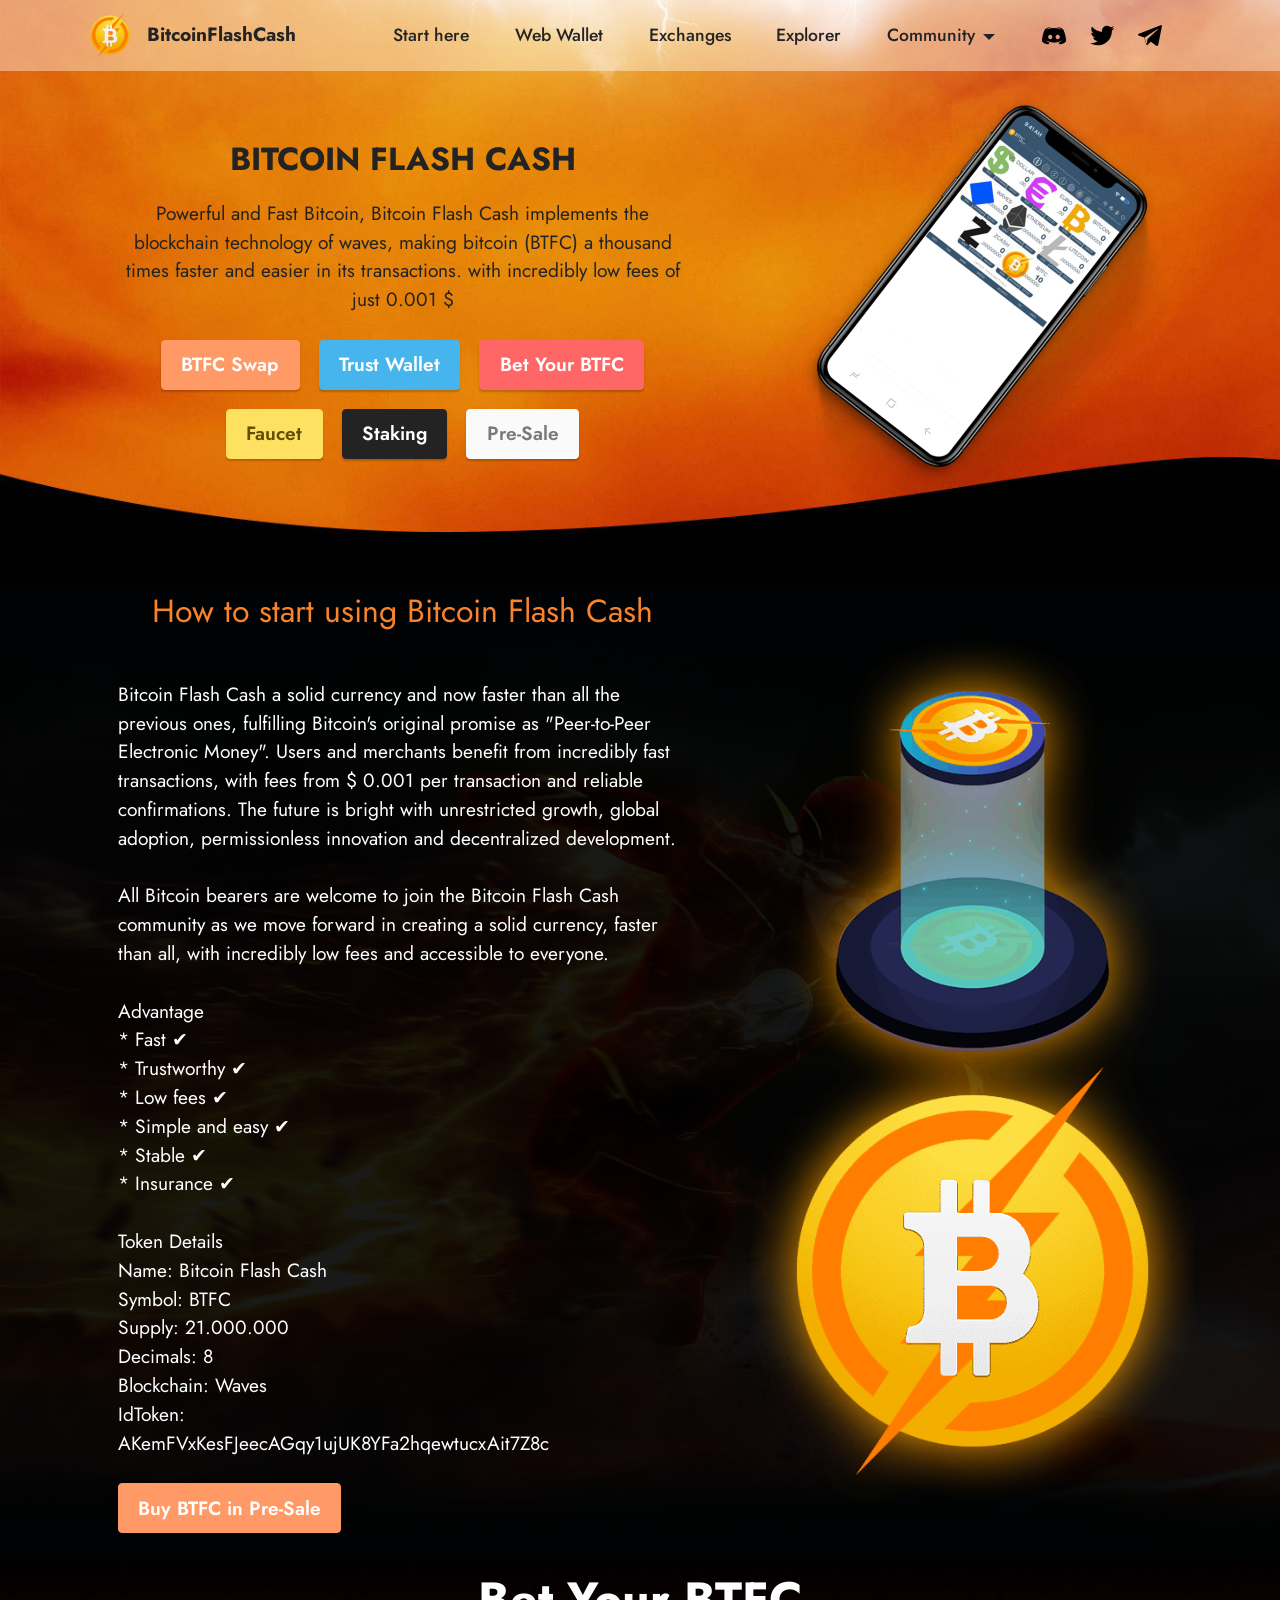
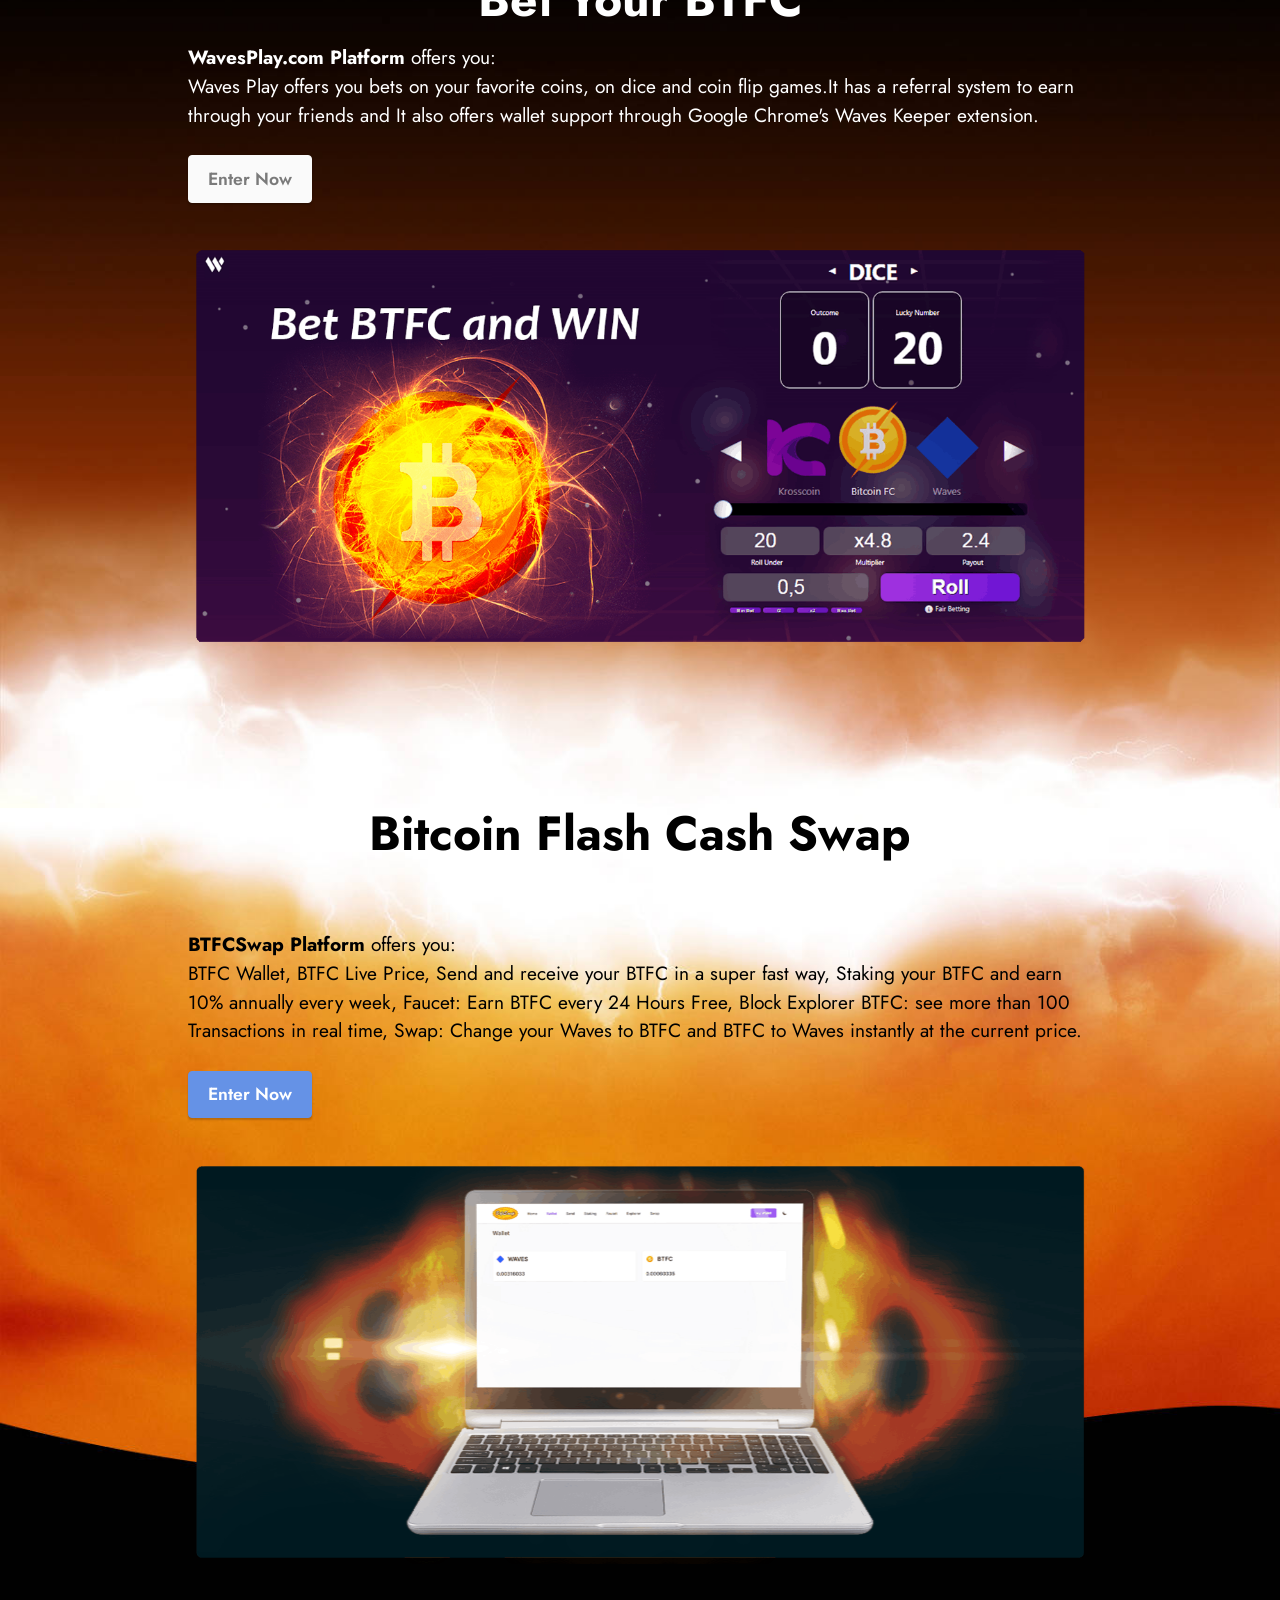
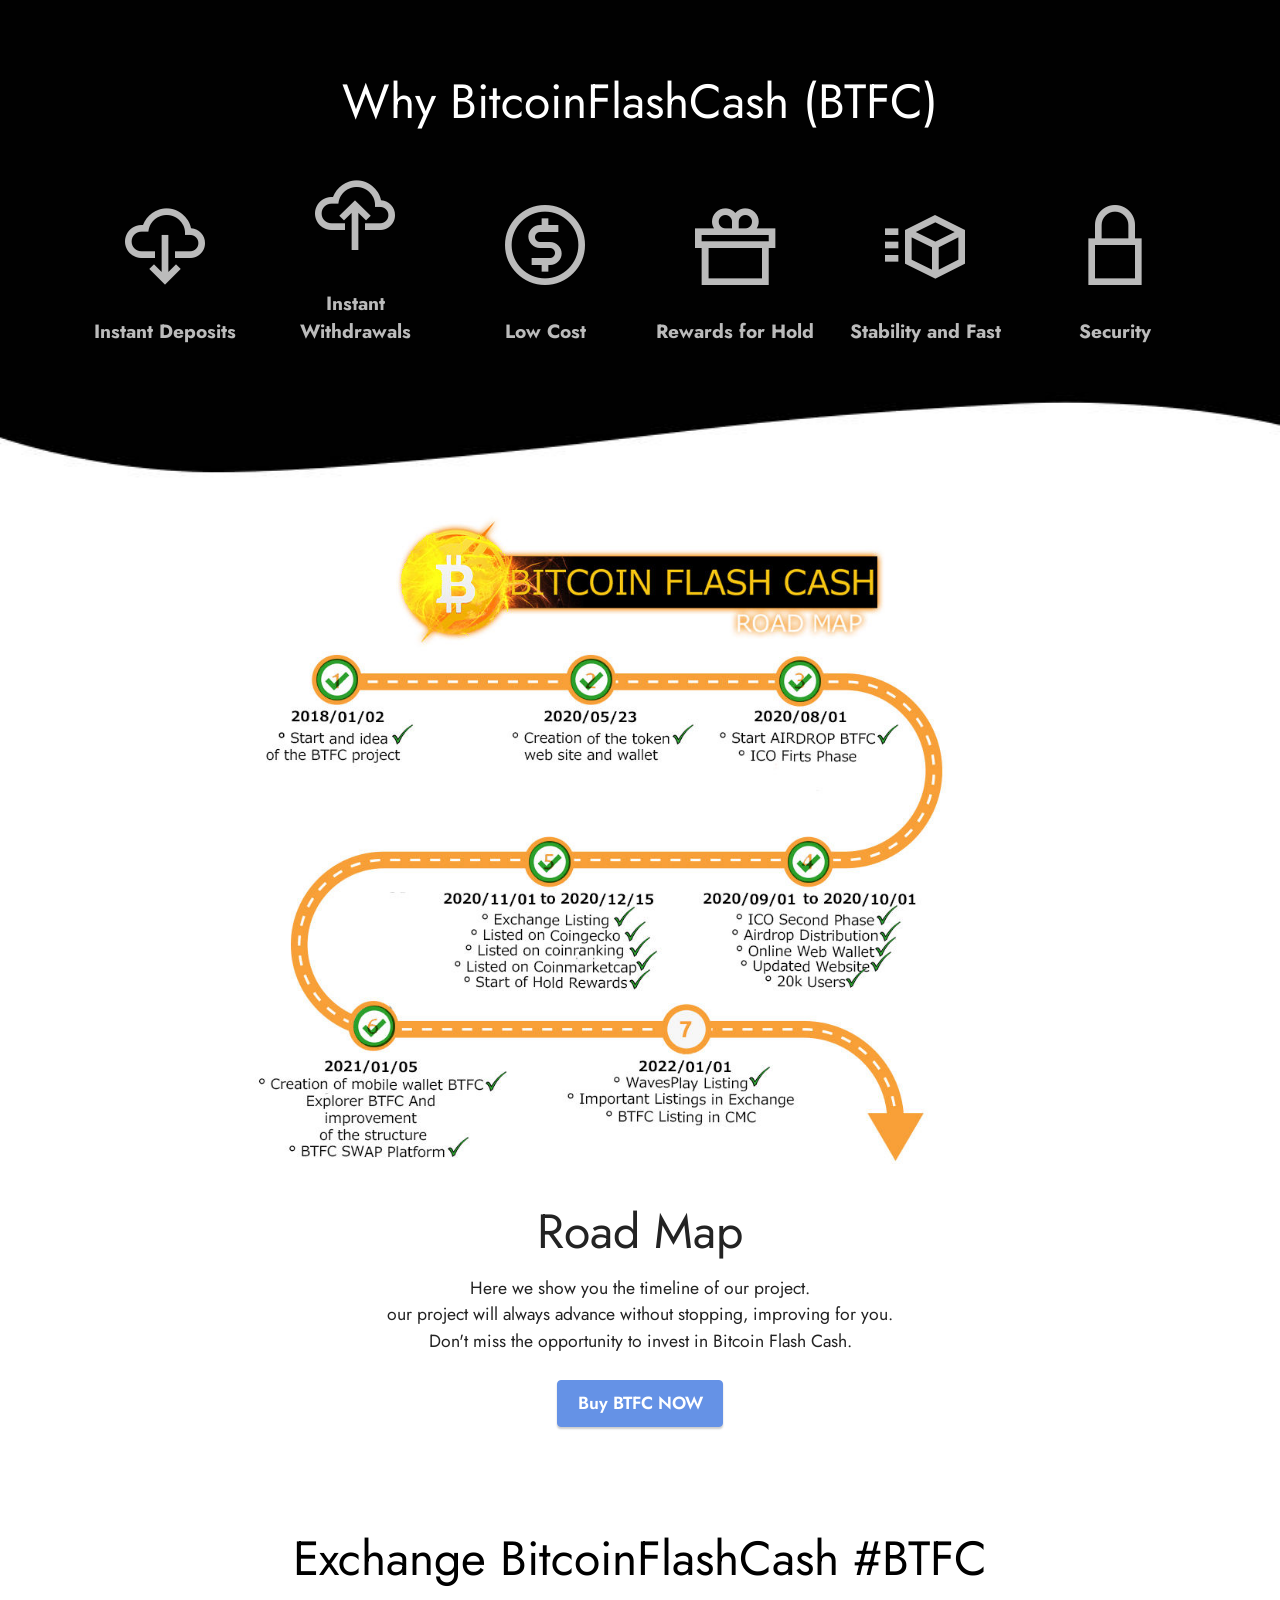
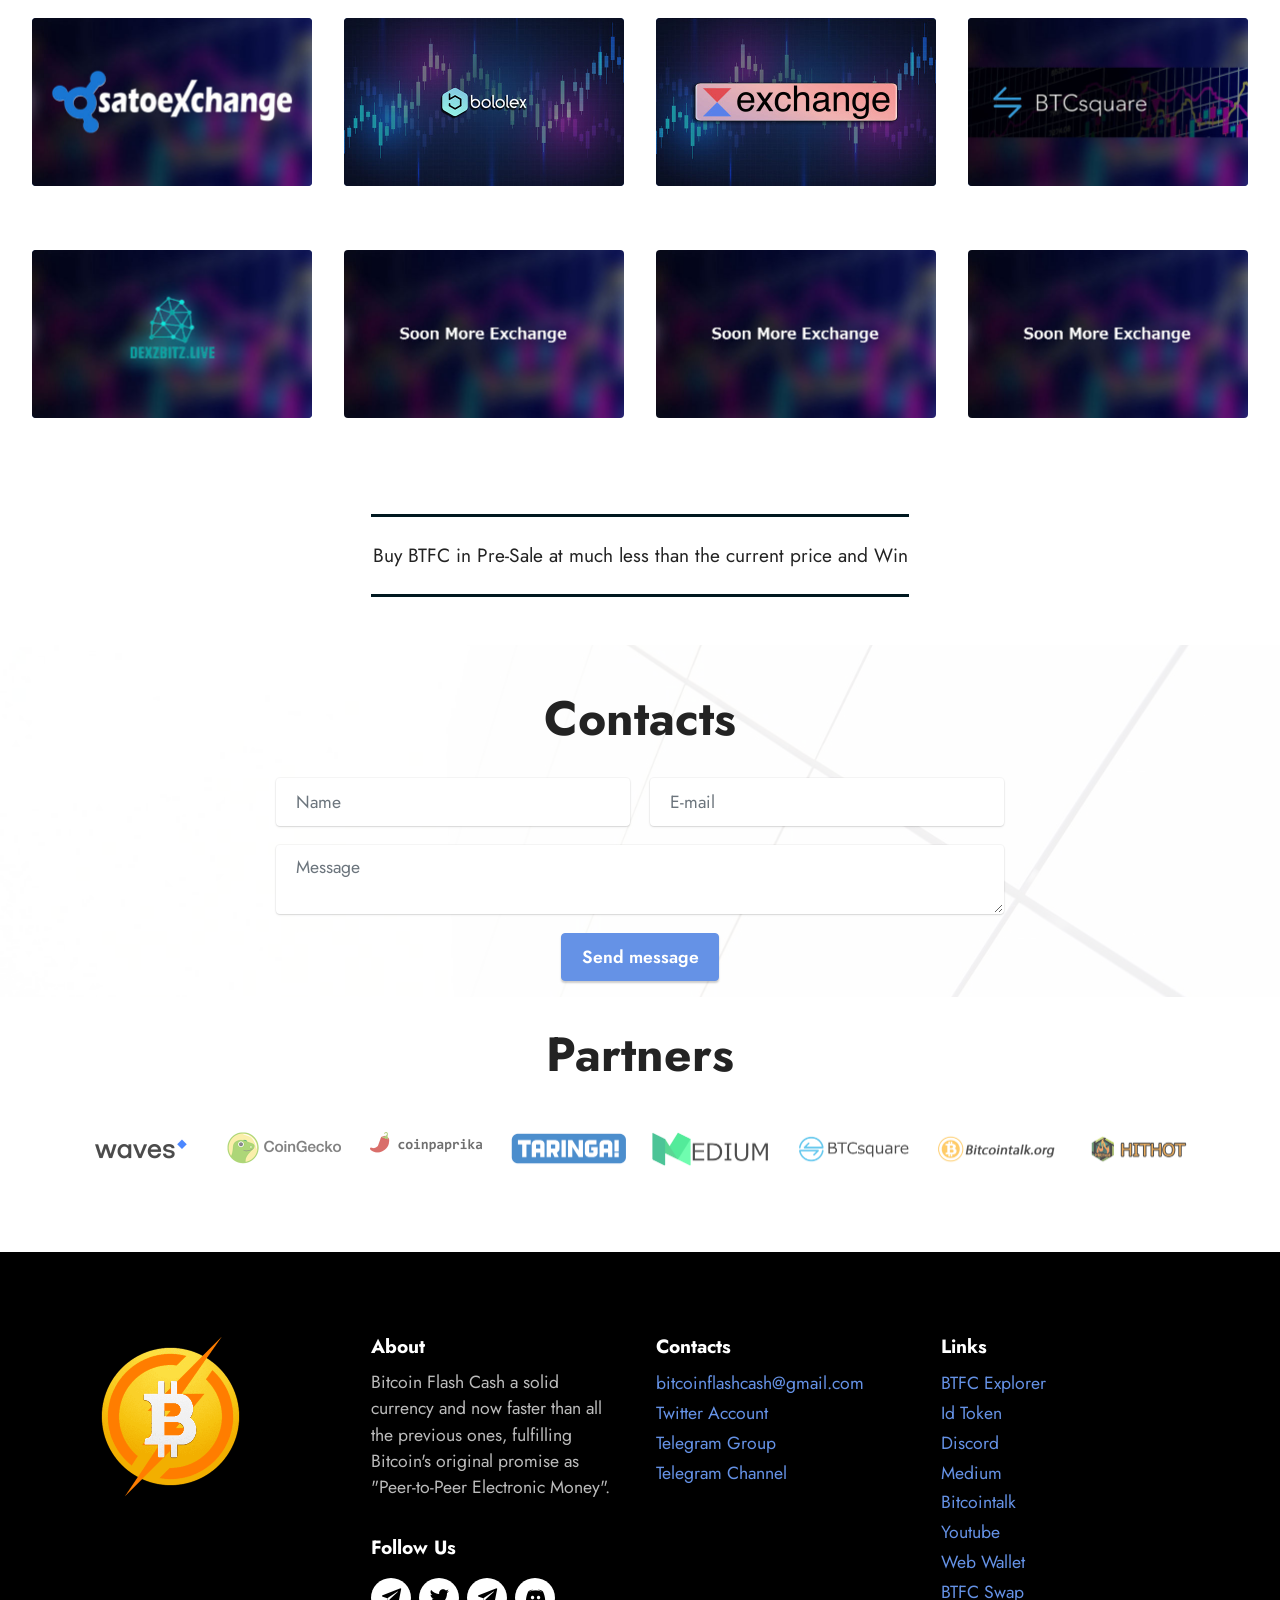
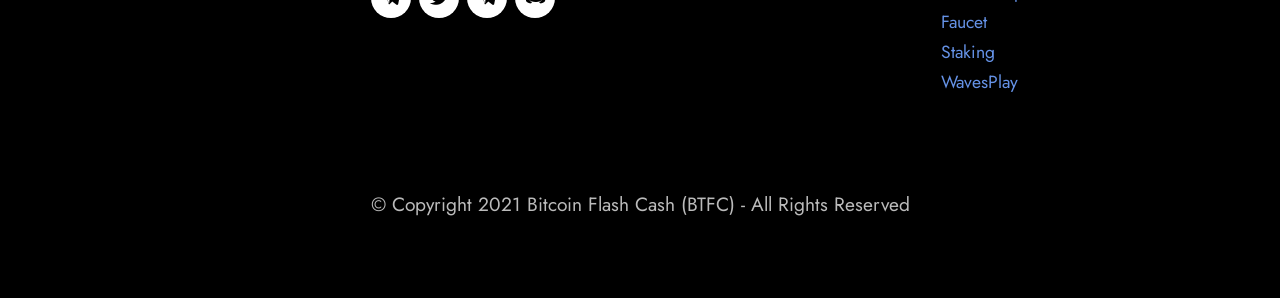
<file: index.html>
<!DOCTYPE html>
<html  >
<head>
  <!-- Site made with Mobirise Website Builder v5.3.10, https://mobirise.com -->
  <meta charset="UTF-8">
  <meta http-equiv="X-UA-Compatible" content="IE=edge">
  <meta name="generator" content="Mobirise v5.3.10, mobirise.com">
  <meta name="twitter:card" content="summary_large_image"/>
  <meta name="twitter:image:src" content="assets/images/index-meta.jpg">
  <meta property="og:image" content="assets/images/index-meta.jpg">
  <meta name="twitter:title" content="Bitcoin FLash Cash - Powerful and Fast Bitcoin P2P">
  <meta name="viewport" content="width=device-width, initial-scale=1, minimum-scale=1">
  <link rel="shortcut icon" href="assets/images/btfc2-96x96.png" type="image/x-icon">
  <meta name="description" content="Bitcoin Flash Cash implements the blockchain technology of waves, making bitcoin (BTFC) a thousand times faster and easier in its transactions. with incredibly low fees of just 0.001 $">
  
  
  <title>Bitcoin FLash Cash - Powerful and Fast Bitcoin P2P</title>
  <link rel="stylesheet" href="assets/web/assets/mobirise-icons2/mobirise2.css">
  <link rel="stylesheet" href="assets/tether/tether.min.css">
  <link rel="stylesheet" href="assets/bootstrap/css/bootstrap.min.css">
  <link rel="stylesheet" href="assets/bootstrap/css/bootstrap-grid.min.css">
  <link rel="stylesheet" href="assets/bootstrap/css/bootstrap-reboot.min.css">
  <link rel="stylesheet" href="assets/dropdown/css/style.css">
  <link rel="stylesheet" href="assets/formstyler/jquery.formstyler.css">
  <link rel="stylesheet" href="assets/formstyler/jquery.formstyler.theme.css">
  <link rel="stylesheet" href="assets/datepicker/jquery.datetimepicker.min.css">
  <link rel="stylesheet" href="assets/socicon/css/styles.css">
  <link rel="stylesheet" href="assets/theme/css/style.css">
  <link rel="preload" href="https://fonts.googleapis.com/css?family=Jost:100,200,300,400,500,600,700,800,900,100i,200i,300i,400i,500i,600i,700i,800i,900i&display=swap" as="style" onload="this.onload=null;this.rel='stylesheet'">
  <noscript><link rel="stylesheet" href="https://fonts.googleapis.com/css?family=Jost:100,200,300,400,500,600,700,800,900,100i,200i,300i,400i,500i,600i,700i,800i,900i&display=swap"></noscript>
  <link rel="preload" as="style" href="assets/mobirise/css/mbr-additional.css"><link rel="stylesheet" href="assets/mobirise/css/mbr-additional.css" type="text/css">
  
  
  
  
</head>
<body>
  
  <section class="menu menu2 cid-sg8WuyfePq" once="menu" id="menu2-0">
    
    <nav class="navbar navbar-dropdown navbar-expand-lg">
        <div class="container">
            <div class="navbar-brand">
                <span class="navbar-logo">
                    <a href="index.html">
                        <img src="assets/images/btfc2-96x96.png" alt="BTFC" style="height: 3rem;">
                    </a>
                </span>
                <span class="navbar-caption-wrap"><a class="navbar-caption text-black text-primary display-7" href="index.html">BitcoinFlashCash</a></span>
            </div>
            <button class="navbar-toggler" type="button" data-toggle="collapse" data-target="#navbarSupportedContent" aria-controls="navbarNavAltMarkup" aria-expanded="false" aria-label="Toggle navigation">
                <div class="hamburger">
                    <span></span>
                    <span></span>
                    <span></span>
                    <span></span>
                </div>
            </button>
            <div class="collapse navbar-collapse" id="navbarSupportedContent">
                <ul class="navbar-nav nav-dropdown nav-right" data-app-modern-menu="true"><li class="nav-item"><a class="nav-link link text-black text-primary display-4" href="index.html#header11-6">
                            Start here</a></li>
                    <li class="nav-item"><a class="nav-link link text-black text-primary display-4" href="https://www.bitcoinflashcash.org/wallet.html" target="_blank">Web Wallet</a></li>
                    <li class="nav-item"><a class="nav-link link text-black text-primary display-4" href="index.html#gallery3-b">Exchanges</a>
                    </li><li class="nav-item"><a class="nav-link link text-black text-primary display-4" href="explorer.html" aria-expanded="false">Explorer</a></li><li class="nav-item dropdown"><a class="nav-link link text-black dropdown-toggle display-4" href="#" aria-expanded="false" data-toggle="dropdown-submenu">Community</a><div class="dropdown-menu"><a class="text-black dropdown-item text-primary display-4" href="https://bitcoinflashcashswap.herokuapp.com/app/faucet" aria-expanded="false" target="_blank">Faucet</a><a class="text-black dropdown-item text-primary display-4" href="https://bitcoinflashcashswap.herokuapp.com/app/staking" aria-expanded="false" target="_blank">Staking</a><a class="text-black dropdown-item text-primary display-4" href="https://bitcoinflashcashswap.herokuapp.com/app/swap" aria-expanded="false" target="_blank">Swap</a><a class="text-black dropdown-item text-primary display-4" href="presale.html" aria-expanded="false" target="_blank">Pre-Sale</a><a class="text-black dropdown-item text-primary display-4" href="index.html#header10-14" aria-expanded="false">Bet</a><a class="text-black dropdown-item text-primary display-4" href="index.html#clients1-m" aria-expanded="false">Partners</a></div></li></ul>
                <div class="icons-menu">
                    <a class="iconfont-wrapper" href="https://discord.gg/vNHwWvK" target="_blank">
                        <span class="p-2 mbr-iconfont socicon-discord socicon"></span>
                    </a>
                    <a class="iconfont-wrapper" href="https://twitter.com/BitcoinFCASH" target="_blank">
                        <span class="p-2 mbr-iconfont socicon-twitter socicon"></span>
                    </a>
                    <a class="iconfont-wrapper" href="https://t.me/bitcoinflashcash" target="_blank">
                        <span class="p-2 mbr-iconfont socicon-telegram socicon"></span>
                    </a>
                    
                </div>
                
            </div>
        </div>
    </nav>
</section>

<section class="header11 cid-sg8YbCsFgi" id="header11-1">

    

    

    <div class="container">
        <div class="row justify-content-center">
            <div class="col-12 col-md-5 image-wrapper">
                <img class="w-100" src="assets/images/31313-886x886.png" alt="Wallet">
            </div>
            <div class="col-12 col-md">
                <div class="text-wrapper text-center">
                    <h1 class="mbr-section-title mbr-fonts-style mb-3 display-5">
                        <strong>BITCOIN&nbsp;</strong><strong>FLASH CASH</strong></h1>
                    <p class="mbr-text mbr-fonts-style display-7">
                        Powerful and Fast Bitcoin,&nbsp;Bitcoin Flash Cash implements the blockchain technology of waves, making bitcoin (BTFC) a thousand times faster and easier in its transactions. with incredibly low fees of just 0.001 $</p>
                    <div class="mbr-section-btn mt-3"><a class="btn btn-danger display-7" href="https://bitcoinflashcashswap.herokuapp.com/" target="_blank">BTFC Swap</a>    <a class="btn btn-info display-7" href="https://trustwallet.com/es/" target="_blank">Trust Wallet</a> <a class="btn btn-secondary display-7" href="bet.html">Bet Your BTFC</a> <a class="btn btn-warning display-7" href="https://bitcoinflashcashswap.herokuapp.com/app/faucet" target="_blank">Faucet</a> <a class="btn btn-black display-7" href="https://bitcoinflashcashswap.herokuapp.com/app/staking" target="_blank">Staking</a> <a class="btn btn-white display-7" href="presale.html">Pre-Sale</a></div>
                </div>
            </div>
        </div>
    </div>
</section>

<section class="header11 cid-sg9QMnTfkH" id="header11-6">

    

    <div class="mbr-overlay" style="opacity: 0.9; background-color: rgb(0, 0, 0);"></div>

    <div class="container">
        <div class="row justify-content-center">
            <div class="col-12 col-md-5 image-wrapper">
                <img class="w-100" src="assets/images/long-btfc-512x1009.png" alt="BTFC">
            </div>
            <div class="col-12 col-md">
                <div class="text-wrapper text-center">
                    <h1 class="mbr-section-title mbr-fonts-style mb-3 display-5">How to start using Bitcoin Flash Cash</h1>
                    <p class="mbr-text mbr-fonts-style display-7"><br>Bitcoin Flash Cash a solid currency and now faster than all the previous ones, fulfilling Bitcoin's original promise as "Peer-to-Peer Electronic Money". Users and merchants benefit from incredibly fast transactions, with fees from $ 0.001 per transaction and reliable confirmations. The future is bright with unrestricted growth, global adoption, permissionless innovation and decentralized development.
<br>
<br>All Bitcoin bearers are welcome to join the Bitcoin Flash Cash community as we move forward in creating a solid currency, faster than all, with incredibly low fees and accessible to everyone.<br><br>Advantage
<br>* Fast ✔
<br>* Trustworthy ✔
<br>* Low fees ✔
<br>* Simple and easy ✔
<br>* Stable ✔
<br>* Insurance ✔<br><br>Token Details
<br>Name: Bitcoin Flash Cash
<br>Symbol: BTFC<br>Supply: 21.000.000<br>Decimals: 8
<br>Blockchain: Waves
<br>IdToken: 
<br>AKemFVxKesFJeecAGqy1ujUK8YFa2hqewtucxAit7Z8c
<br></p>
                    <div class="mbr-section-btn mt-3"><a class="btn btn-danger display-7" href="presale.html">Buy BTFC in Pre-Sale</a></div>
                </div>
            </div>
        </div>
    </div>
</section>

<section class="header10 cid-sBaHXtLZfu" id="header10-14">

    

    

    <div class="align-center container-fluid">
        <div class="row justify-content-center">
            <div class="col-md-12 col-lg-9">
                <h1 class="mbr-section-title mbr-fonts-style mb-3 display-2"><strong>Bet Your BTFC</strong></h1>
                <p class="mbr-text mbr-fonts-style display-7"><strong>WavesPlay.com Platform</strong> offers you: 
<br>Waves Play offers you bets on your favorite coins, on dice and coin flip games.It has a referral system to earn through your friends and It also offers wallet support through Google Chrome's Waves Keeper extension.<br></p>
                <div class="mbr-section-btn mt-3"><a class="btn btn-white display-4" href="bet.html">Enter Now</a></div>
                <div class="image-wrap mt-4">
                    <a href="bet.html"><img src="assets/images/bettt-1300x581.png" alt="Waves Play" title=""></a>
                </div>
            </div>
        </div>
    </div>
</section>

<section class="header10 cid-sBaxRJHZzc" id="header10-13">

    

    

    <div class="align-center container-fluid">
        <div class="row justify-content-center">
            <div class="col-md-12 col-lg-9">
                <h1 class="mbr-section-title mbr-fonts-style mb-3 display-2"><strong>Bitcoin Flash Cash Swap</strong><br><strong><br></strong></h1>
                <p class="mbr-text mbr-fonts-style display-7"><strong>BTFCSwap Platform</strong> offers you: 
<br>BTFC Wallet, BTFC Live Price, Send and receive your BTFC in a super fast way, Staking your BTFC and earn 10% annually every week, Faucet: Earn BTFC every 24 Hours Free, Block Explorer BTFC: see more than 100 Transactions in real time, Swap: Change your Waves to BTFC and BTFC to Waves instantly at the current price.</p>
                <div class="mbr-section-btn mt-3"><a class="btn btn-primary display-4" href="https://bitcoinflashcashswap.herokuapp.com/">Enter Now</a></div>
                <div class="image-wrap mt-4">
                    <a href="https://bitcoinflashcashswap.herokuapp.com/app/home" target="_blank"><img src="assets/images/lappppppppppp2323pp-1809x808.png" alt="Btfc Swap" title=""></a>
                </div>
            </div>
        </div>
    </div>
</section>

<section class="features13 cid-sgBAmJOiXH" id="features14-k">
    

    
    <div class="container">
        <div class="row">
            <div class="col-12">
                <h3 class="mbr-section-title align-center mb-4 mbr-fonts-style display-2">Why BitcoinFlashCash
 (BTFC)</h3>
            </div>
            <div class="card col-12 col-md-4 col-lg-2 p-3">
                <div class="card-wrapper">
                    <div class="card-box align-center">
                        <span class="mbr-iconfont mobi-mbri-download-2 mobi-mbri"></span>
                        <h4 class="card-title align-center mbr-black mbr-fonts-style display-7"><strong>Instant </strong><strong>Deposits
</strong></h4>
                    </div>
                </div>
            </div>
            <div class="card p-3 col-12 col-md-4 col-lg-2">
                <div class="card-wrapper">
                    <div class="card-box align-center">
                        <span class="mbr-iconfont mobi-mbri-upload-2 mobi-mbri"></span>
                        <h4 class="card-title align-center mbr-black mbr-fonts-style display-7"><strong>Instant Withdrawals
</strong><div><strong><br></strong></div></h4>
                    </div>
                </div>
            </div>
            <div class="card p-3 col-12 col-md-4 col-lg-2">
                <div class="card-wrapper">
                    <div class="card-box align-center">
                        <span class="mbr-iconfont mobi-mbri-cash mobi-mbri"></span>
                        <h4 class="card-title align-center mbr-black mbr-fonts-style display-7"><strong>Low Cost
</strong></h4>
                    </div>
                </div>
            </div>
            <div class="card p-3 col-12 col-md-4 col-lg-2">
                <div class="card-wrapper">
                    <div class="card-box align-center">
                        <span class="mbr-iconfont mobi-mbri-gift mobi-mbri"></span>
                        <h4 class="card-title align-center mbr-black mbr-fonts-style display-7"><strong>Rewards for Hold
</strong></h4>
                    </div>
                </div>
            </div>
            <div class="card p-3 col-12 col-md-4 col-lg-2">
                <div class="card-wrapper">
                    <div class="card-box align-center">
                        <span class="mbr-iconfont mobi-mbri-delivery mobi-mbri"></span>
                        <h4 class="card-title align-center mbr-black mbr-fonts-style display-7">
                            <strong>Stability and Fast</strong></h4>
                    </div>
                </div>
            </div>
            <div class="card p-3 col-12 col-md-4 col-lg-2">
                <div class="card-wrapper">
                    <div class="card-box align-center">
                        <span class="mbr-iconfont mobi-mbri-lock mobi-mbri"></span>
                        <h4 class="card-title align-center mbr-black mbr-fonts-style display-7">
                            <strong>Security</strong></h4>
                    </div>
                </div>
            </div>
        </div>
    </div>
</section>

<section class="header9 cid-sgBwFrOKfx" id="header9-j">

    

    

    <div class="text-center container">
        <div class="row justify-content-center">
            <div class="col-md-12 col-lg-9">
                <div class="image-wrap mb-4">
                    <img src="assets/images/roadmap-1-1065x853.jpg" alt="Road Map">
                </div>
                <h1 class="mbr-section-title mbr-fonts-style mb-3 display-2">Road Map</h1>
                <p class="mbr-text mbr-fonts-style display-4">
                    Here we show you the timeline of our project. <br>our project will always advance without stopping, improving for you.<br>Don't miss the opportunity to invest in Bitcoin Flash Cash.<br></p>
                <div class="mbr-section-btn mt-3"><a class="btn btn-primary display-4" href="presale.html">Buy BTFC NOW</a></div>
            </div>
        </div>
    </div>
</section>

<section class="gallery3 cid-sga2ipLMXp" id="gallery3-b">
    
    
    <div class="container-fluid">
        <div class="mbr-section-head">
            <h4 class="mbr-section-title mbr-fonts-style align-center mb-0 display-2">
                Exchange BitcoinFlashCash #BTFC</h4>
            
        </div>
        <div class="row mt-4">
            <div class="item features-image сol-12 col-md-6 col-lg-3">
                <div class="item-wrapper">
                    <div class="item-img">
                        <a href="https://www.satoexchange.com/?ref=azedtz71" target="_blank"><img src="assets/images/1-exchange-561x337.jpg" alt="SatoExchange"></a>
                    </div>
                    
                    
                </div>
            </div>
            <div class="item features-image сol-12 col-md-6 col-lg-3">
                <div class="item-wrapper">
                    <div class="item-img">
                        <a href="https://bololex.com/trading/sessions/signup/316A30TR3TRL6T54" target="_blank"><img src="assets/images/2-exchange-560x336.jpg" alt="Bololex"></a>
                    </div>
                    
                    
                </div>
            </div>
            
            <div class="item features-image сol-12 col-md-6 col-lg-3">
                <div class="item-wrapper">
                    <div class="item-img">
                        <a href="https://waves.exchange/trade/AKemFVxKesFJeecAGqy1ujUK8YFa2hqewtucxAit7Z8c_BTC" target="_blank"><img src="assets/images/3-exchange-560x336.jpg" alt="Waves Exchange" data-slide-to="2"></a>
                    </div>
                    
                    
                </div>
            </div><div class="item features-image сol-12 col-md-6 col-lg-3">
                <div class="item-wrapper">
                    <div class="item-img">
                        <a href="https://www.btcsquare.net/exchange/BTFC/BTC" target="_blank"><img src="assets/images/4-exchange-561x337.jpg" alt="BTCsquare" title="" data-slide-to="3"></a>
                    </div>
                    
                    
                </div>
            </div>
        </div>
    </div>
</section>

<section class="gallery3 cid-sBmB4lzSwT" id="gallery3-15">
    
    
    <div class="container-fluid">
        
        <div class="row mt-4">
            <div class="item features-image сol-12 col-md-6 col-lg-3">
                <div class="item-wrapper">
                    <div class="item-img">
                        <a href="https://dexzbitz.live/" target="_blank"><img src="assets/images/5-exchange-561x337.jpg" alt="Dexzbitz"></a>
                    </div>
                    
                    
                </div>
            </div>
            <div class="item features-image сol-12 col-md-6 col-lg-3">
                <div class="item-wrapper">
                    <div class="item-img">
                        <img src="assets/images/6-exchange-561x337.jpg" alt="">
                    </div>
                    
                    
                </div>
            </div>
            
            <div class="item features-image сol-12 col-md-6 col-lg-3">
                <div class="item-wrapper">
                    <div class="item-img">
                        <img src="assets/images/6-exchange-561x337.jpg" alt="" data-slide-to="2">
                    </div>
                    
                    
                </div>
            </div><div class="item features-image сol-12 col-md-6 col-lg-3">
                <div class="item-wrapper">
                    <div class="item-img">
                        <img src="assets/images/6-exchange-561x337.jpg" alt="" title="" data-slide-to="3">
                    </div>
                    
                    
                </div>
            </div>
        </div>
    </div>
</section>

<section class="content6 cid-skdFJJ5yYK" id="content6-10">
    
    <div class="container">
        <div class="row justify-content-center">
            <div class="col-md-12 col-lg-6">
                <hr class="line">
                <p class="mbr-text align-center mbr-fonts-style my-4 display-7">Buy BTFC in Pre-Sale at much less than the current price and Win</p>
                <hr class="line">
            </div>
        </div>
    </div>
</section>

<section class="form5 cid-sgCbAncfxT" id="form5-n">
    
    <div class="mbr-overlay"></div>
    <div class="container">
        <div class="mbr-section-head">
            <h3 class="mbr-section-title mbr-fonts-style align-center mb-0 display-2">
                <strong>Contacts</strong>
            </h3>
            
        </div>
        <div class="row justify-content-center mt-4">
            <div class="col-lg-8 mx-auto mbr-form" data-form-type="formoid">
                <form action="https://mobirise.eu/" method="POST" class="mbr-form form-with-styler" data-form-title="Form Name"><input type="hidden" name="email" data-form-email="true" value="ch/aTQbbKE+qBA7vt3BQDUhUid0aPTb2okltvFVlC3seqjkqHK8L+C7w+nxQ+dFsaMD809tV1ym1PagHllWBK7ko4zR4MXJVXcjecL+ez5s+plc/4mtuUthk2S4wSFjS">
                    <div class="">
                        <div hidden="hidden" data-form-alert="" class="alert alert-success col-12">Thanks for filling out
                            the form!</div>
                        <div hidden="hidden" data-form-alert-danger="" class="alert alert-danger col-12">Oops...! some
                            problem!</div>
                    </div>
                    <div class="dragArea row">
                        <div class="col-md col-sm-12 form-group" data-for="name">
                            <input type="text" name="name" placeholder="Name" data-form-field="name" class="form-control" value="" id="name-form5-n">
                        </div>
                        <div class="col-md col-sm-12 form-group" data-for="email">
                            <input type="email" name="email" placeholder="E-mail" data-form-field="email" class="form-control" value="" id="email-form5-n">
                        </div>
                        
                        <div class="col-12 form-group" data-for="textarea">
                            <textarea name="textarea" placeholder="Message" data-form-field="textarea" class="form-control" id="textarea-form5-n"></textarea>
                        </div>
                        <div class="col-lg-12 col-md-12 col-sm-12 align-center mbr-section-btn">
                            <button type="submit" class="btn btn-primary display-4">Send message</button>
                        </div>
                    </div>
                </form>
            </div>
        </div>
    </div>
</section>

<section class="clients1 cid-sgBOADydhq" id="clients1-m">
    
    <div class="images-container container">
        <div class="mbr-section-head">
            <h3 class="mbr-section-title mbr-fonts-style align-center mb-0 display-2">
                <strong>Partners</strong>
            </h3>
            
            
        </div>
        <div class="row justify-content-center mt-4">
            <div class="col-md-3 card">
                <img src="assets/images/1280px-waves-logo.svg-240x84.png" alt="">
            </div>
            <div class="col-md-3 card">
                <img src="assets/images/500x150-3-okl9psayxynzlu1x3r85sa8wdqwr2zpph3rvhjw5i4-1-240x72.png" alt="">
            </div>
            <div class="col-md-3 card">
                <img src="assets/images/cropped-nomics-logomark-horz-purple-black-240x56.png" alt="">
            </div>
            <div class="col-md-3 card">
                <img src="assets/images/logo-taringa-240x77.png" alt="">
            </div>
            <div class="col-md-3 card">
                <img src="assets/images/5841c47ba6515b1e0ad75aa3-240x77.png" alt="">
            </div>
            <div class="col-md-3 card">
                <img src="assets/images/btcsquare-logo-240x77.png" alt="">
            </div>
            <div class="col-md-3 card">
                <img src="assets/images/ssss-240x77.png" alt="">
            </div>
            <div class="col-md-3 card">
                <img src="assets/images/hitho-240x77.png" alt="">
            </div>
        </div>
    </div>
</section>

<section class="footer4 cid-sgygJ7uNwY" once="footers" id="footer4-h">

    
    
    <div class="container">
        <div class="row mbr-white">
            <div class="col-6 col-lg-3">
                <div class="media-wrap col-md-8 col-12">
                    <a href="index.html">
                        <img src="assets/images/btfc-337x337.png" alt="BTFC">
                    </a>
                </div>
            </div>
            <div class="col-12 col-md-6 col-lg-3">
                <h5 class="mbr-section-subtitle mbr-fonts-style mb-2 display-7">
                    <strong>About</strong>
                </h5>
                <p class="mbr-text mbr-fonts-style mb-4 display-4">
                    Bitcoin Flash Cash a solid currency and now faster than all the previous ones, fulfilling Bitcoin's original promise as "Peer-to-Peer Electronic Money".</p>
                <h5 class="mbr-section-subtitle mbr-fonts-style mb-3 display-7">
                    <strong>Follow Us</strong>
                </h5>
                <div class="social-row display-7">
                    <div class="soc-item">
                        <a href="https://t.me/bitcoinflashcash" target="_blank">
                            <span class="mbr-iconfont socicon-telegram socicon"></span>
                        </a>
                    </div>
                    <div class="soc-item">
                        <a href="https://twitter.com/BitcoinFCASH" target="_blank">
                            <span class="mbr-iconfont socicon-twitter socicon"></span>
                        </a>
                    </div>
                    <div class="soc-item">
                        <a href="https://t.me/bitcoinflashcashchannel" target="_blank">
                            <span class="mbr-iconfont socicon-telegram socicon"></span>
                        </a>
                    </div>
                    <div class="soc-item">
                        <a href="https://discord.gg/vNHwWvK" target="_blank">
                            <span class="mbr-iconfont socicon-discord socicon"></span>
                        </a>
                    </div>
                </div>
            </div>
            <div class="col-12 col-md-6 col-lg-3">
                <h5 class="mbr-section-subtitle mbr-fonts-style mb-2 display-7">
                    <strong>Contacts</strong>
                </h5>
                <ul class="list mbr-fonts-style display-4">
                    <li class="mbr-text item-wrap"><a href="mailto:bitcoinflashcash@gmail.com" class="text-primary">bitcoinflashcash@gmail.com</a></li><a href="mailto:bitcoinflashcash@gmail.com" class="text-primary">
                    </a><li class="mbr-text item-wrap"><a href="https://twitter.com/BitcoinFCASH" class="text-primary" target="_blank">Twitter Account</a></li><a href="https://twitter.com/BitcoinFCASH" class="text-primary" target="_blank">
                    </a><li class="mbr-text item-wrap"><a href="https://t.me/bitcoinflashcash" class="text-primary" target="_blank">Telegram Group</a></li><a href="https://t.me/bitcoinflashcash" class="text-primary" target="_blank">
                    </a><li class="mbr-text item-wrap"><a href="https://t.me/bitcoinflashcashchannel" class="text-primary" target="_blank">Telegram Channel
</a></li>
                </ul>
            </div>
            <div class="col-12 col-md-6 col-lg-3">
                <h5 class="mbr-section-subtitle mbr-fonts-style mb-2 display-7">
                    <strong>Links</strong>
                </h5>
                <ul class="list mbr-fonts-style display-4">
                    <li class="mbr-text item-wrap"><span style="font-size: 1.1rem;"><a href="explorer.html" class="text-primary" target="_blank">BTFC Explorer</a></span></li><li class="mbr-text item-wrap"><span style="font-size: 1.1rem;"><a href="https://wavesdesk.com/asset/AKemFVxKesFJeecAGqy1ujUK8YFa2hqewtucxAit7Z8c" class="text-primary" target="_blank">Id Token</a></span></li><li class="mbr-text item-wrap"><span style="font-size: 1.1rem;"><a href="https://discord.gg/vNHwWvK" class="text-primary" target="_blank">Discord</a></span></li><li class="mbr-text item-wrap"><span style="font-size: 1.1rem;"><a href="https://medium.com/@bitcoinflashcash" class="text-primary" target="_blank">Medium</a></span></li><li class="mbr-text item-wrap"><span style="font-size: 1.1rem;"><a href="https://bitcointalk.org/index.php?topic=5265057" class="text-primary" target="_blank">Bitcointalk</a></span></li><li class="mbr-text item-wrap"><span style="font-size: 1.1rem;"><a href="https://www.youtube.com/channel/UCVQZ74w0VRJeZ7opckuDnug" class="text-primary" target="_blank">Youtube</a></span></li><li class="mbr-text item-wrap"><span style="font-size: 1.1rem;"><a href="https://www.bitcoinflashcash.org/wallet.html" class="text-primary" target="_blank">Web Wallet</a></span></li><li class="mbr-text item-wrap"><span style="font-size: 1.1rem;"><a href="https://bitcoinflashcashswap.herokuapp.com/app/home" class="text-primary" target="_blank">BTFC Swap</a></span></li><li class="mbr-text item-wrap"><span style="font-size: 1.1rem;"><a href="https://bitcoinflashcashswap.herokuapp.com/app/faucet" class="text-primary" target="_blank">Faucet</a></span></li><li class="mbr-text item-wrap"><span style="font-size: 1.1rem;"><a href="https://bitcoinflashcashswap.herokuapp.com/app/staking" class="text-primary" target="_blank">Staking</a></span></li><li class="mbr-text item-wrap"><span style="font-size: 1.1rem;"><a href="bet.html" class="text-primary" target="_blank">WavesPlay</a></span></li><li class="mbr-text item-wrap"><span style="font-size: 1.1rem;"><br></span><br></li>
                </ul>
            </div>
            <div class="col-12 mt-4">
                <p class="mbr-text mb-0 mbr-fonts-style copyright align-center display-7">
                    © Copyright 2021 Bitcoin Flash Cash (BTFC) - All Rights Reserved
                </p>
            </div>
        </div>
    </div>
</section><section style="background-color: #fff; font-family: -apple-system, BlinkMacSystemFont, 'Segoe UI', 'Roboto', 'Helvetica Neue', Arial, sans-serif; color:#aaa; font-size:12px; padding: 0; align-items: center; display: flex;"><a href="" style="flex: 1 1; height: 0rem; padding-left: 1rem;"></a><p style="flex: 0 0 auto; margin:0; padding-right:1rem;">  <a href="https://mobirise.site/u" style="color:#aaa;"></a> </p></section><script src="assets/web/assets/jquery/jquery.min.js"></script>  <script src="assets/popper/popper.min.js"></script>  <script src="assets/tether/tether.min.js"></script>  <script src="assets/bootstrap/js/bootstrap.min.js"></script>  <script src="assets/smoothscroll/smooth-scroll.js"></script>  <script src="assets/dropdown/js/nav-dropdown.js"></script>  <script src="assets/dropdown/js/navbar-dropdown.js"></script>  <script src="assets/touchswipe/jquery.touch-swipe.min.js"></script>  <script src="assets/formstyler/jquery.formstyler.js"></script>  <script src="assets/formstyler/jquery.formstyler.min.js"></script>  <script src="assets/datepicker/jquery.datetimepicker.full.js"></script>  <script src="assets/theme/js/script.js"></script>  <script src="assets/formoid/formoid.min.js"></script>  
  
  
</body>
</html>
</file>
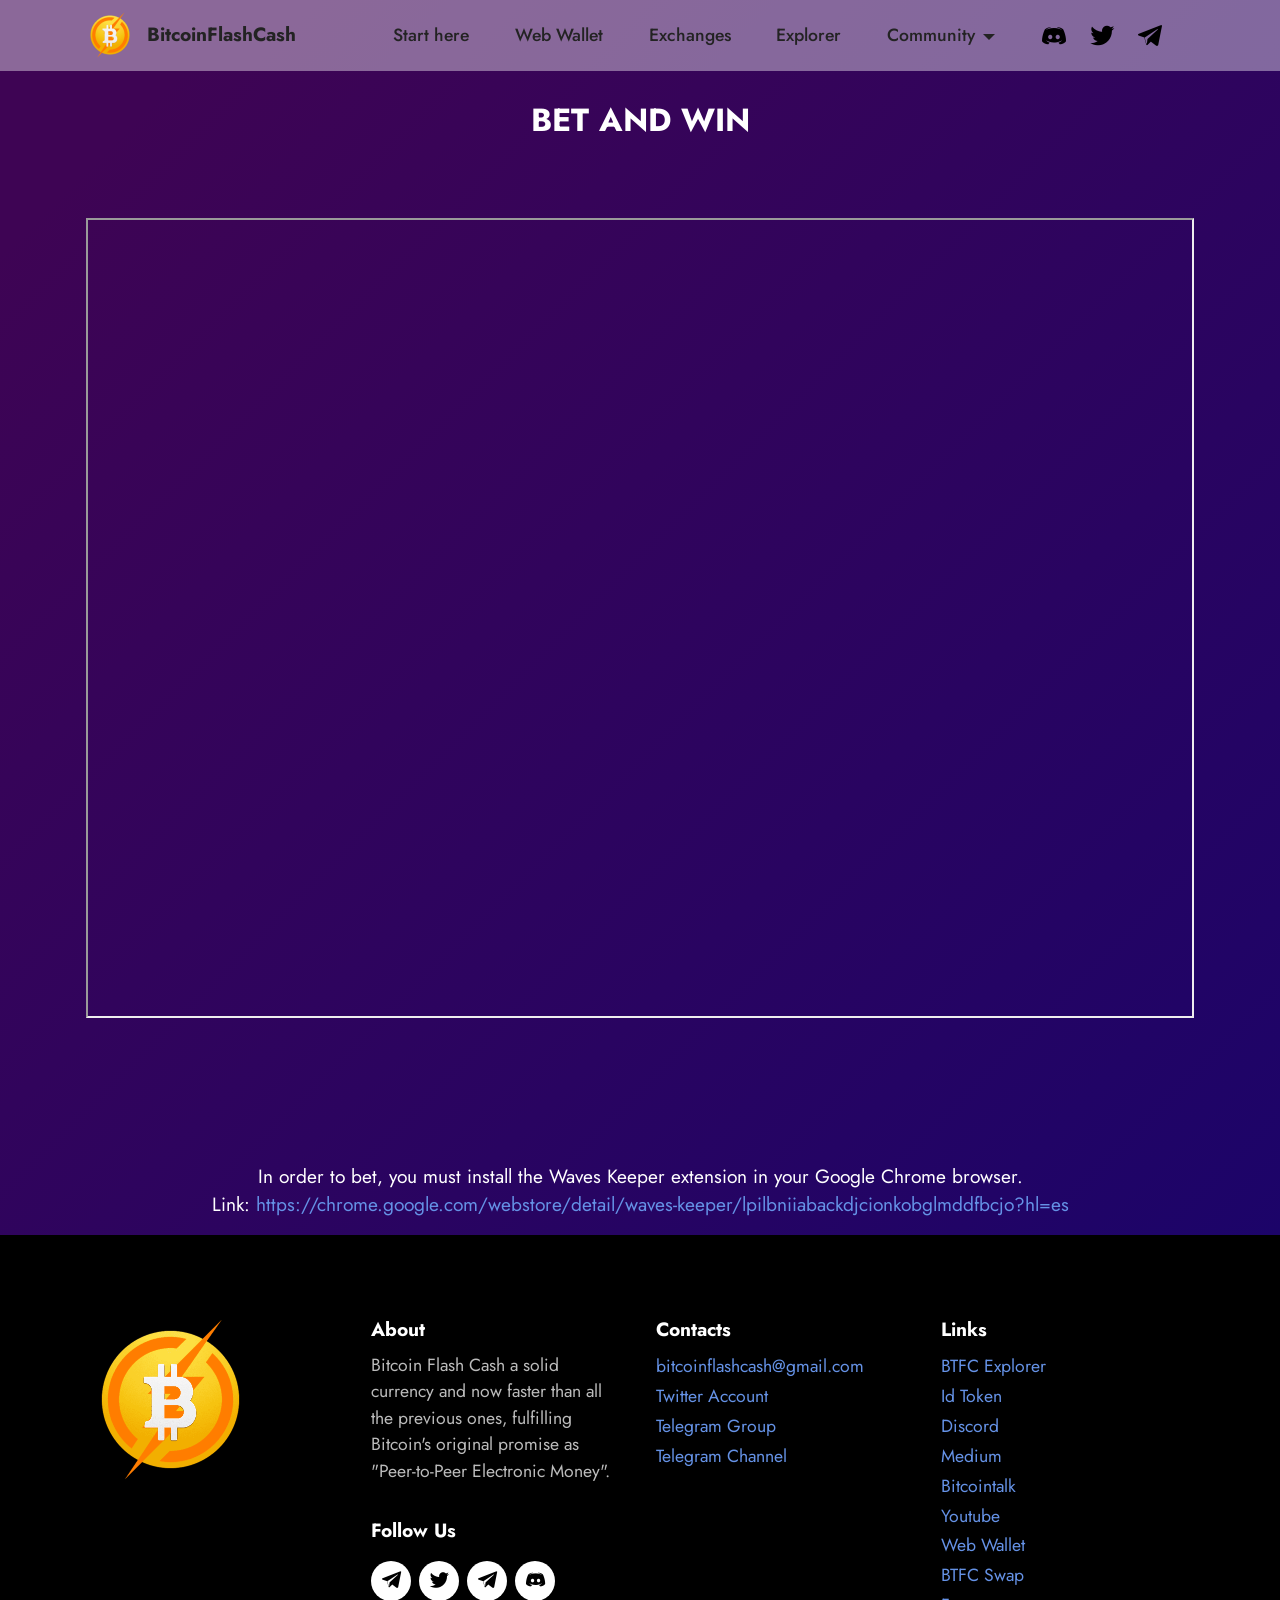
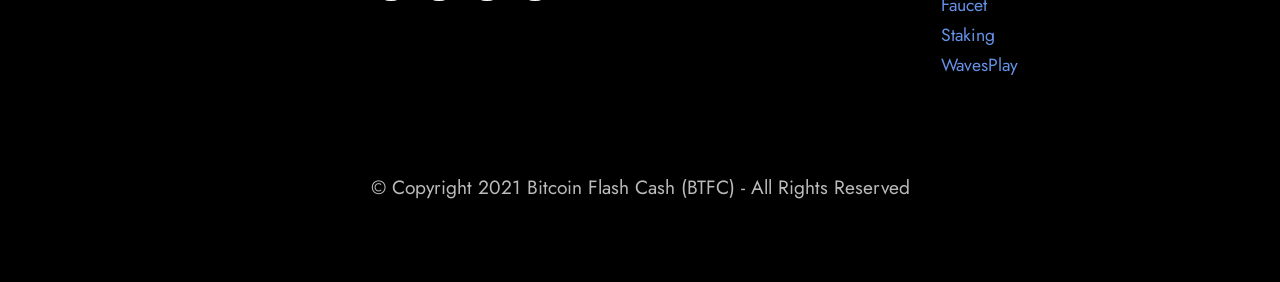
<file: bet.html>
<!DOCTYPE html>
<html  >
<head>
  <!-- Site made with Mobirise Website Builder v5.3.10, https://mobirise.com -->
  <meta charset="UTF-8">
  <meta http-equiv="X-UA-Compatible" content="IE=edge">
  <meta name="generator" content="Mobirise v5.3.10, mobirise.com">
  <meta name="twitter:card" content="summary_large_image"/>
  <meta name="twitter:image:src" content="assets/images/bet-meta.png">
  <meta property="og:image" content="assets/images/bet-meta.png">
  <meta name="twitter:title" content="Bet Yout BTFC on WavesPlay">
  <meta name="viewport" content="width=device-width, initial-scale=1, minimum-scale=1">
  <link rel="shortcut icon" href="assets/images/btfc2-96x96.png" type="image/x-icon">
  <meta name="description" content="Bet and Win">
  
  
  <title>Bet Yout BTFC on WavesPlay</title>
  <link rel="stylesheet" href="assets/tether/tether.min.css">
  <link rel="stylesheet" href="assets/bootstrap/css/bootstrap.min.css">
  <link rel="stylesheet" href="assets/bootstrap/css/bootstrap-grid.min.css">
  <link rel="stylesheet" href="assets/bootstrap/css/bootstrap-reboot.min.css">
  <link rel="stylesheet" href="assets/dropdown/css/style.css">
  <link rel="stylesheet" href="assets/socicon/css/styles.css">
  <link rel="stylesheet" href="assets/theme/css/style.css">
  <link rel="preload" href="https://fonts.googleapis.com/css?family=Jost:100,200,300,400,500,600,700,800,900,100i,200i,300i,400i,500i,600i,700i,800i,900i&display=swap" as="style" onload="this.onload=null;this.rel='stylesheet'">
  <noscript><link rel="stylesheet" href="https://fonts.googleapis.com/css?family=Jost:100,200,300,400,500,600,700,800,900,100i,200i,300i,400i,500i,600i,700i,800i,900i&display=swap"></noscript>
  <link rel="preload" as="style" href="assets/mobirise/css/mbr-additional.css"><link rel="stylesheet" href="assets/mobirise/css/mbr-additional.css" type="text/css">
  
  
  
  
</head>
<body>
  
  <section class="menu menu2 cid-sg8WuyfePq" once="menu" id="menu2-1g">
    
    <nav class="navbar navbar-dropdown navbar-expand-lg">
        <div class="container">
            <div class="navbar-brand">
                <span class="navbar-logo">
                    <a href="index.html">
                        <img src="assets/images/btfc2-96x96.png" alt="BTFC" style="height: 3rem;">
                    </a>
                </span>
                <span class="navbar-caption-wrap"><a class="navbar-caption text-black text-primary display-7" href="index.html">BitcoinFlashCash</a></span>
            </div>
            <button class="navbar-toggler" type="button" data-toggle="collapse" data-target="#navbarSupportedContent" aria-controls="navbarNavAltMarkup" aria-expanded="false" aria-label="Toggle navigation">
                <div class="hamburger">
                    <span></span>
                    <span></span>
                    <span></span>
                    <span></span>
                </div>
            </button>
            <div class="collapse navbar-collapse" id="navbarSupportedContent">
                <ul class="navbar-nav nav-dropdown nav-right" data-app-modern-menu="true"><li class="nav-item"><a class="nav-link link text-black text-primary display-4" href="index.html#header11-6">
                            Start here</a></li>
                    <li class="nav-item"><a class="nav-link link text-black text-primary display-4" href="https://www.bitcoinflashcash.org/wallet.html" target="_blank">Web Wallet</a></li>
                    <li class="nav-item"><a class="nav-link link text-black text-primary display-4" href="index.html#gallery3-b">Exchanges</a>
                    </li><li class="nav-item"><a class="nav-link link text-black text-primary display-4" href="explorer.html" aria-expanded="false">Explorer</a></li><li class="nav-item dropdown"><a class="nav-link link text-black dropdown-toggle display-4" href="#" aria-expanded="false" data-toggle="dropdown-submenu">Community</a><div class="dropdown-menu"><a class="text-black dropdown-item text-primary display-4" href="https://bitcoinflashcashswap.herokuapp.com/app/faucet" aria-expanded="false" target="_blank">Faucet</a><a class="text-black dropdown-item text-primary display-4" href="https://bitcoinflashcashswap.herokuapp.com/app/staking" aria-expanded="false" target="_blank">Staking</a><a class="text-black dropdown-item text-primary display-4" href="https://bitcoinflashcashswap.herokuapp.com/app/swap" aria-expanded="false" target="_blank">Swap</a><a class="text-black dropdown-item text-primary display-4" href="presale.html" aria-expanded="false" target="_blank">Pre-Sale</a><a class="text-black dropdown-item text-primary display-4" href="index.html#header10-14" aria-expanded="false">Bet</a><a class="text-black dropdown-item text-primary display-4" href="index.html#clients1-m" aria-expanded="false">Partners</a></div></li></ul>
                <div class="icons-menu">
                    <a class="iconfont-wrapper" href="https://discord.gg/vNHwWvK" target="_blank">
                        <span class="p-2 mbr-iconfont socicon-discord socicon"></span>
                    </a>
                    <a class="iconfont-wrapper" href="https://twitter.com/BitcoinFCASH" target="_blank">
                        <span class="p-2 mbr-iconfont socicon-twitter socicon"></span>
                    </a>
                    <a class="iconfont-wrapper" href="https://t.me/bitcoinflashcash" target="_blank">
                        <span class="p-2 mbr-iconfont socicon-telegram socicon"></span>
                    </a>
                    
                </div>
                
            </div>
        </div>
    </nav>
</section>

<section class="header18 cid-sBnT4Namih" id="header18-1i">

    

    

    <div class="align-center container">
        <div class="row justify-content-center">
            <div class="col-12 col-lg-12">
                <h1 class="mbr-section-title mbr-fonts-style mbr-white mb-3 display-5"><strong>BET AND WIN</strong></h1>
                
                <p class="mbr-text mbr-fonts-style mbr-white display-7"><br><br><iframe src="https://wavesplay.com/" width="1500" height="800"></iframe><br><br><br><br><br>In order to bet, you must install the Waves Keeper extension in your Google Chrome browser.
<br>Link: <a href="https://chrome.google.com/webstore/detail/waves-keeper/lpilbniiabackdjcionkobglmddfbcjo?hl=es" class="text-primary" target="_blank">https://chrome.google.com/webstore/detail/waves-keeper/lpilbniiabackdjcionkobglmddfbcjo?hl=es</a><br></p>
                
            </div>
        </div>
    </div>
</section>

<section class="footer4 cid-sgygJ7uNwY" once="footers" id="footer4-1h">

    
    
    <div class="container">
        <div class="row mbr-white">
            <div class="col-6 col-lg-3">
                <div class="media-wrap col-md-8 col-12">
                    <a href="index.html">
                        <img src="assets/images/btfc-337x337.png" alt="BTFC">
                    </a>
                </div>
            </div>
            <div class="col-12 col-md-6 col-lg-3">
                <h5 class="mbr-section-subtitle mbr-fonts-style mb-2 display-7">
                    <strong>About</strong>
                </h5>
                <p class="mbr-text mbr-fonts-style mb-4 display-4">
                    Bitcoin Flash Cash a solid currency and now faster than all the previous ones, fulfilling Bitcoin's original promise as "Peer-to-Peer Electronic Money".</p>
                <h5 class="mbr-section-subtitle mbr-fonts-style mb-3 display-7">
                    <strong>Follow Us</strong>
                </h5>
                <div class="social-row display-7">
                    <div class="soc-item">
                        <a href="https://t.me/bitcoinflashcash" target="_blank">
                            <span class="mbr-iconfont socicon-telegram socicon"></span>
                        </a>
                    </div>
                    <div class="soc-item">
                        <a href="https://twitter.com/BitcoinFCASH" target="_blank">
                            <span class="mbr-iconfont socicon-twitter socicon"></span>
                        </a>
                    </div>
                    <div class="soc-item">
                        <a href="https://t.me/bitcoinflashcashchannel" target="_blank">
                            <span class="mbr-iconfont socicon-telegram socicon"></span>
                        </a>
                    </div>
                    <div class="soc-item">
                        <a href="https://discord.gg/vNHwWvK" target="_blank">
                            <span class="mbr-iconfont socicon-discord socicon"></span>
                        </a>
                    </div>
                </div>
            </div>
            <div class="col-12 col-md-6 col-lg-3">
                <h5 class="mbr-section-subtitle mbr-fonts-style mb-2 display-7">
                    <strong>Contacts</strong>
                </h5>
                <ul class="list mbr-fonts-style display-4">
                    <li class="mbr-text item-wrap"><a href="mailto:bitcoinflashcash@gmail.com" class="text-primary">bitcoinflashcash@gmail.com</a></li><a href="mailto:bitcoinflashcash@gmail.com" class="text-primary">
                    </a><li class="mbr-text item-wrap"><a href="https://twitter.com/BitcoinFCASH" class="text-primary" target="_blank">Twitter Account</a></li><a href="https://twitter.com/BitcoinFCASH" class="text-primary" target="_blank">
                    </a><li class="mbr-text item-wrap"><a href="https://t.me/bitcoinflashcash" class="text-primary" target="_blank">Telegram Group</a></li><a href="https://t.me/bitcoinflashcash" class="text-primary" target="_blank">
                    </a><li class="mbr-text item-wrap"><a href="https://t.me/bitcoinflashcashchannel" class="text-primary" target="_blank">Telegram Channel
</a></li>
                </ul>
            </div>
            <div class="col-12 col-md-6 col-lg-3">
                <h5 class="mbr-section-subtitle mbr-fonts-style mb-2 display-7">
                    <strong>Links</strong>
                </h5>
                <ul class="list mbr-fonts-style display-4">
                    <li class="mbr-text item-wrap"><span style="font-size: 1.1rem;"><a href="explorer.html" class="text-primary" target="_blank">BTFC Explorer</a></span></li><li class="mbr-text item-wrap"><span style="font-size: 1.1rem;"><a href="https://wavesdesk.com/asset/AKemFVxKesFJeecAGqy1ujUK8YFa2hqewtucxAit7Z8c" class="text-primary" target="_blank">Id Token</a></span></li><li class="mbr-text item-wrap"><span style="font-size: 1.1rem;"><a href="https://discord.gg/vNHwWvK" class="text-primary" target="_blank">Discord</a></span></li><li class="mbr-text item-wrap"><span style="font-size: 1.1rem;"><a href="https://medium.com/@bitcoinflashcash" class="text-primary" target="_blank">Medium</a></span></li><li class="mbr-text item-wrap"><span style="font-size: 1.1rem;"><a href="https://bitcointalk.org/index.php?topic=5265057" class="text-primary" target="_blank">Bitcointalk</a></span></li><li class="mbr-text item-wrap"><span style="font-size: 1.1rem;"><a href="https://www.youtube.com/channel/UCVQZ74w0VRJeZ7opckuDnug" class="text-primary" target="_blank">Youtube</a></span></li><li class="mbr-text item-wrap"><span style="font-size: 1.1rem;"><a href="https://www.bitcoinflashcash.org/wallet.html" class="text-primary" target="_blank">Web Wallet</a></span></li><li class="mbr-text item-wrap"><span style="font-size: 1.1rem;"><a href="https://bitcoinflashcashswap.herokuapp.com/app/home" class="text-primary" target="_blank">BTFC Swap</a></span></li><li class="mbr-text item-wrap"><span style="font-size: 1.1rem;"><a href="https://bitcoinflashcashswap.herokuapp.com/app/faucet" class="text-primary" target="_blank">Faucet</a></span></li><li class="mbr-text item-wrap"><span style="font-size: 1.1rem;"><a href="https://bitcoinflashcashswap.herokuapp.com/app/staking" class="text-primary" target="_blank">Staking</a></span></li><li class="mbr-text item-wrap"><span style="font-size: 1.1rem;"><a href="bet.html" class="text-primary" target="_blank">WavesPlay</a></span></li><li class="mbr-text item-wrap"><span style="font-size: 1.1rem;"><br></span><br></li>
                </ul>
            </div>
            <div class="col-12 mt-4">
                <p class="mbr-text mb-0 mbr-fonts-style copyright align-center display-7">
                    © Copyright 2021 Bitcoin Flash Cash (BTFC) - All Rights Reserved
                </p>
            </div>
        </div>
    </div>
</section><section style="background-color: #fff; font-family: -apple-system, BlinkMacSystemFont, 'Segoe UI', 'Roboto', 'Helvetica Neue', Arial, sans-serif; color:#aaa; font-size:12px; padding: 0; align-items: center; display: flex;"><a href="" style="flex: 1 1; height: 0rem; padding-left: 1rem;"></a><p style="flex: 0 0 auto; margin:0; padding-right:1rem;"> <a href="https://mobirise.site/j" style="color:#aaa;"></a></p></section><script src="assets/web/assets/jquery/jquery.min.js"></script>  <script src="assets/popper/popper.min.js"></script>  <script src="assets/tether/tether.min.js"></script>  <script src="assets/bootstrap/js/bootstrap.min.js"></script>  <script src="assets/smoothscroll/smooth-scroll.js"></script>  <script src="assets/dropdown/js/nav-dropdown.js"></script>  <script src="assets/dropdown/js/navbar-dropdown.js"></script>  <script src="assets/touchswipe/jquery.touch-swipe.min.js"></script>  <script src="assets/theme/js/script.js"></script>  
  
  
</body>
</html>
</file>
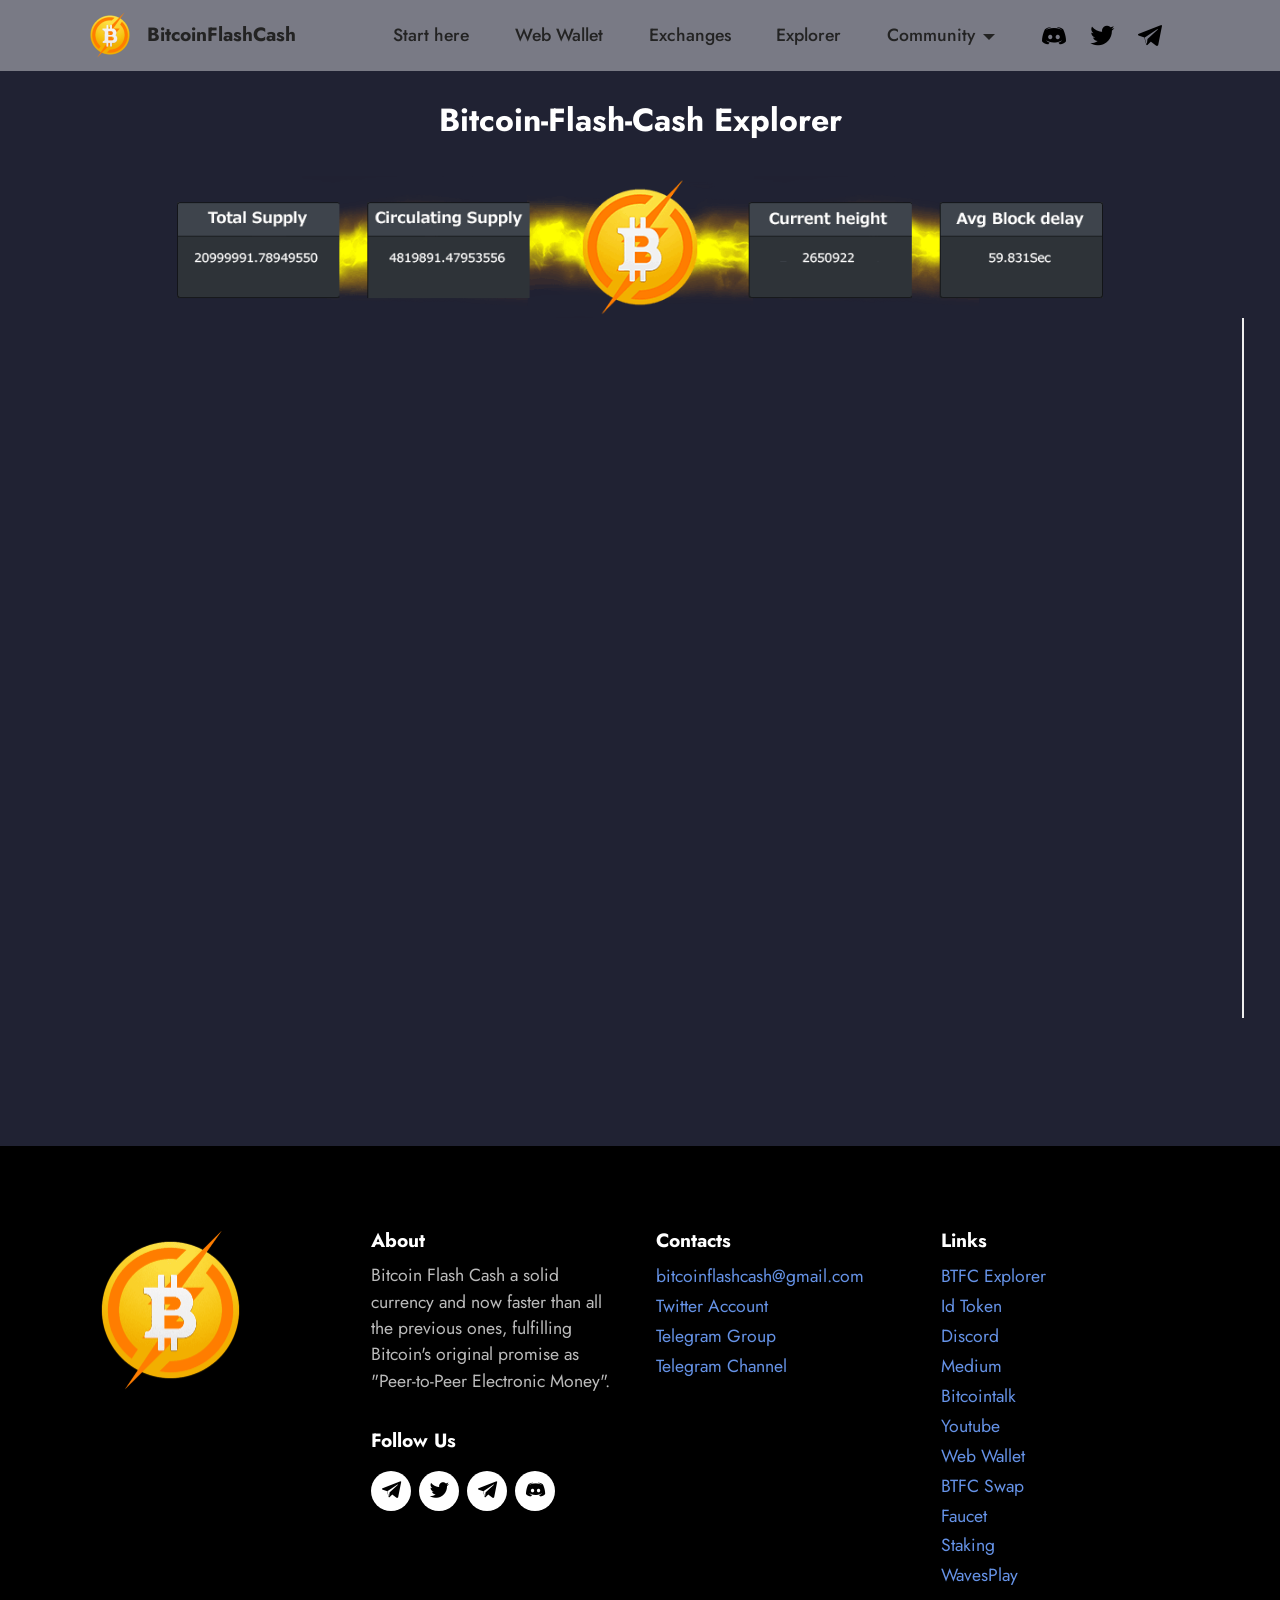
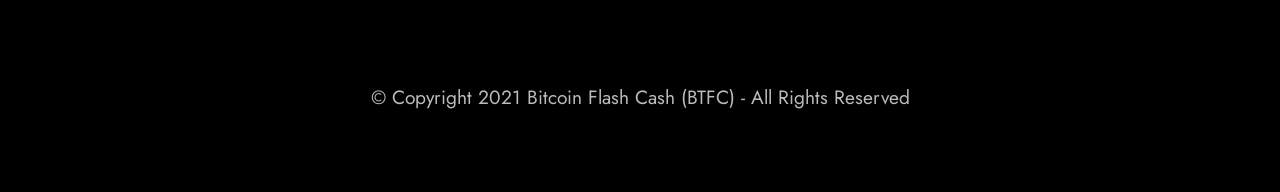
<file: explorer.html>
<!DOCTYPE html>
<html  >
<head>
  <!-- Site made with Mobirise Website Builder v5.3.10, https://mobirise.com -->
  <meta charset="UTF-8">
  <meta http-equiv="X-UA-Compatible" content="IE=edge">
  <meta name="generator" content="Mobirise v5.3.10, mobirise.com">
  <meta name="twitter:card" content="summary_large_image"/>
  <meta name="twitter:image:src" content="assets/images/explorer-meta.jpg">
  <meta property="og:image" content="assets/images/explorer-meta.jpg">
  <meta name="twitter:title" content="Bitcoin-Flash-Cash Explorer">
  <meta name="viewport" content="width=device-width, initial-scale=1, minimum-scale=1">
  <link rel="shortcut icon" href="assets/images/btfc2-96x96.png" type="image/x-icon">
  <meta name="description" content="Bitcoin Flash Cash BTFC Explorer">
  
  
  <title>Bitcoin-Flash-Cash Explorer</title>
  <link rel="stylesheet" href="assets/tether/tether.min.css">
  <link rel="stylesheet" href="assets/bootstrap/css/bootstrap.min.css">
  <link rel="stylesheet" href="assets/bootstrap/css/bootstrap-grid.min.css">
  <link rel="stylesheet" href="assets/bootstrap/css/bootstrap-reboot.min.css">
  <link rel="stylesheet" href="assets/dropdown/css/style.css">
  <link rel="stylesheet" href="assets/socicon/css/styles.css">
  <link rel="stylesheet" href="assets/theme/css/style.css">
  <link rel="preload" href="https://fonts.googleapis.com/css?family=Jost:100,200,300,400,500,600,700,800,900,100i,200i,300i,400i,500i,600i,700i,800i,900i&display=swap" as="style" onload="this.onload=null;this.rel='stylesheet'">
  <noscript><link rel="stylesheet" href="https://fonts.googleapis.com/css?family=Jost:100,200,300,400,500,600,700,800,900,100i,200i,300i,400i,500i,600i,700i,800i,900i&display=swap"></noscript>
  <link rel="preload" as="style" href="assets/mobirise/css/mbr-additional.css"><link rel="stylesheet" href="assets/mobirise/css/mbr-additional.css" type="text/css">
  
  
  
  
</head>
<body>
  
  <section class="menu menu2 cid-sg8WuyfePq" once="menu" id="menu2-16">
    
    <nav class="navbar navbar-dropdown navbar-expand-lg">
        <div class="container">
            <div class="navbar-brand">
                <span class="navbar-logo">
                    <a href="index.html">
                        <img src="assets/images/btfc2-96x96.png" alt="BTFC" style="height: 3rem;">
                    </a>
                </span>
                <span class="navbar-caption-wrap"><a class="navbar-caption text-black text-primary display-7" href="index.html">BitcoinFlashCash</a></span>
            </div>
            <button class="navbar-toggler" type="button" data-toggle="collapse" data-target="#navbarSupportedContent" aria-controls="navbarNavAltMarkup" aria-expanded="false" aria-label="Toggle navigation">
                <div class="hamburger">
                    <span></span>
                    <span></span>
                    <span></span>
                    <span></span>
                </div>
            </button>
            <div class="collapse navbar-collapse" id="navbarSupportedContent">
                <ul class="navbar-nav nav-dropdown nav-right" data-app-modern-menu="true"><li class="nav-item"><a class="nav-link link text-black text-primary display-4" href="index.html#header11-6">
                            Start here</a></li>
                    <li class="nav-item"><a class="nav-link link text-black text-primary display-4" href="https://www.bitcoinflashcash.org/wallet.html" target="_blank">Web Wallet</a></li>
                    <li class="nav-item"><a class="nav-link link text-black text-primary display-4" href="index.html#gallery3-b">Exchanges</a>
                    </li><li class="nav-item"><a class="nav-link link text-black text-primary display-4" href="explorer.html" aria-expanded="false">Explorer</a></li><li class="nav-item dropdown"><a class="nav-link link text-black dropdown-toggle display-4" href="#" aria-expanded="false" data-toggle="dropdown-submenu">Community</a><div class="dropdown-menu"><a class="text-black dropdown-item text-primary display-4" href="https://bitcoinflashcashswap.herokuapp.com/app/faucet" aria-expanded="false" target="_blank">Faucet</a><a class="text-black dropdown-item text-primary display-4" href="https://bitcoinflashcashswap.herokuapp.com/app/staking" aria-expanded="false" target="_blank">Staking</a><a class="text-black dropdown-item text-primary display-4" href="https://bitcoinflashcashswap.herokuapp.com/app/swap" aria-expanded="false" target="_blank">Swap</a><a class="text-black dropdown-item text-primary display-4" href="presale.html" aria-expanded="false" target="_blank">Pre-Sale</a><a class="text-black dropdown-item text-primary display-4" href="index.html#header10-14" aria-expanded="false">Bet</a><a class="text-black dropdown-item text-primary display-4" href="index.html#clients1-m" aria-expanded="false">Partners</a></div></li></ul>
                <div class="icons-menu">
                    <a class="iconfont-wrapper" href="https://discord.gg/vNHwWvK" target="_blank">
                        <span class="p-2 mbr-iconfont socicon-discord socicon"></span>
                    </a>
                    <a class="iconfont-wrapper" href="https://twitter.com/BitcoinFCASH" target="_blank">
                        <span class="p-2 mbr-iconfont socicon-twitter socicon"></span>
                    </a>
                    <a class="iconfont-wrapper" href="https://t.me/bitcoinflashcash" target="_blank">
                        <span class="p-2 mbr-iconfont socicon-telegram socicon"></span>
                    </a>
                    
                </div>
                
            </div>
        </div>
    </nav>
</section>

<section class="content4 cid-sBmOmgVqsX" id="content4-1c">
    
    
    <div class="container">
        <div class="row justify-content-center">
            <div class="title col-md-12 col-lg-9">
                <h3 class="mbr-section-title mbr-fonts-style align-center mb-4 display-5"><strong>Bitcoin-Flash-Cash Explorer</strong></h3>
                
                
            </div>
        </div>
    </div>
</section>

<section class="image3 cid-sBmNWrnRly" id="image3-1b">
    

    

    <div class="container-fluid">
        <div class="row justify-content-center">
            <div class="col-12 col-lg-12">
                <div class="image-wrapper">
                    <img src="assets/images/explorer-1349x157.png" alt="">
                    
                </div>
            </div>
<div style="overflow: hidden; height: 700px; width: 1350px">
    <iframe src="https://bitcoinflashcashswap.herokuapp.com/app/explorer"width="1350" height="950" style="position: relative; top: -90px; left: -20px"></iframe>
</div>
        </div>
    </div>
</section>

<section class="footer4 cid-sgygJ7uNwY" once="footers" id="footer4-17">

    
    
    <div class="container">
        <div class="row mbr-white">
            <div class="col-6 col-lg-3">
                <div class="media-wrap col-md-8 col-12">
                    <a href="index.html">
                        <img src="assets/images/btfc-337x337.png" alt="BTFC">
                    </a>
                </div>
            </div>
            <div class="col-12 col-md-6 col-lg-3">
                <h5 class="mbr-section-subtitle mbr-fonts-style mb-2 display-7">
                    <strong>About</strong>
                </h5>
                <p class="mbr-text mbr-fonts-style mb-4 display-4">
                    Bitcoin Flash Cash a solid currency and now faster than all the previous ones, fulfilling Bitcoin's original promise as "Peer-to-Peer Electronic Money".</p>
                <h5 class="mbr-section-subtitle mbr-fonts-style mb-3 display-7">
                    <strong>Follow Us</strong>
                </h5>
                <div class="social-row display-7">
                    <div class="soc-item">
                        <a href="https://t.me/bitcoinflashcash" target="_blank">
                            <span class="mbr-iconfont socicon-telegram socicon"></span>
                        </a>
                    </div>
                    <div class="soc-item">
                        <a href="https://twitter.com/BitcoinFCASH" target="_blank">
                            <span class="mbr-iconfont socicon-twitter socicon"></span>
                        </a>
                    </div>
                    <div class="soc-item">
                        <a href="https://t.me/bitcoinflashcashchannel" target="_blank">
                            <span class="mbr-iconfont socicon-telegram socicon"></span>
                        </a>
                    </div>
                    <div class="soc-item">
                        <a href="https://discord.gg/vNHwWvK" target="_blank">
                            <span class="mbr-iconfont socicon-discord socicon"></span>
                        </a>
                    </div>
                </div>
            </div>
            <div class="col-12 col-md-6 col-lg-3">
                <h5 class="mbr-section-subtitle mbr-fonts-style mb-2 display-7">
                    <strong>Contacts</strong>
                </h5>
                <ul class="list mbr-fonts-style display-4">
                    <li class="mbr-text item-wrap"><a href="mailto:bitcoinflashcash@gmail.com" class="text-primary">bitcoinflashcash@gmail.com</a></li><a href="mailto:bitcoinflashcash@gmail.com" class="text-primary">
                    </a><li class="mbr-text item-wrap"><a href="https://twitter.com/BitcoinFCASH" class="text-primary" target="_blank">Twitter Account</a></li><a href="https://twitter.com/BitcoinFCASH" class="text-primary" target="_blank">
                    </a><li class="mbr-text item-wrap"><a href="https://t.me/bitcoinflashcash" class="text-primary" target="_blank">Telegram Group</a></li><a href="https://t.me/bitcoinflashcash" class="text-primary" target="_blank">
                    </a><li class="mbr-text item-wrap"><a href="https://t.me/bitcoinflashcashchannel" class="text-primary" target="_blank">Telegram Channel
</a></li>
                </ul>
            </div>
            <div class="col-12 col-md-6 col-lg-3">
                <h5 class="mbr-section-subtitle mbr-fonts-style mb-2 display-7">
                    <strong>Links</strong>
                </h5>
                <ul class="list mbr-fonts-style display-4">
                    <li class="mbr-text item-wrap"><span style="font-size: 1.1rem;"><a href="explorer.html" class="text-primary" target="_blank">BTFC Explorer</a></span></li><li class="mbr-text item-wrap"><span style="font-size: 1.1rem;"><a href="https://wavesdesk.com/asset/AKemFVxKesFJeecAGqy1ujUK8YFa2hqewtucxAit7Z8c" class="text-primary" target="_blank">Id Token</a></span></li><li class="mbr-text item-wrap"><span style="font-size: 1.1rem;"><a href="https://discord.gg/vNHwWvK" class="text-primary" target="_blank">Discord</a></span></li><li class="mbr-text item-wrap"><span style="font-size: 1.1rem;"><a href="https://medium.com/@bitcoinflashcash" class="text-primary" target="_blank">Medium</a></span></li><li class="mbr-text item-wrap"><span style="font-size: 1.1rem;"><a href="https://bitcointalk.org/index.php?topic=5265057" class="text-primary" target="_blank">Bitcointalk</a></span></li><li class="mbr-text item-wrap"><span style="font-size: 1.1rem;"><a href="https://www.youtube.com/channel/UCVQZ74w0VRJeZ7opckuDnug" class="text-primary" target="_blank">Youtube</a></span></li><li class="mbr-text item-wrap"><span style="font-size: 1.1rem;"><a href="https://www.bitcoinflashcash.org/wallet.html" class="text-primary" target="_blank">Web Wallet</a></span></li><li class="mbr-text item-wrap"><span style="font-size: 1.1rem;"><a href="https://bitcoinflashcashswap.herokuapp.com/app/home" class="text-primary" target="_blank">BTFC Swap</a></span></li><li class="mbr-text item-wrap"><span style="font-size: 1.1rem;"><a href="https://bitcoinflashcashswap.herokuapp.com/app/faucet" class="text-primary" target="_blank">Faucet</a></span></li><li class="mbr-text item-wrap"><span style="font-size: 1.1rem;"><a href="https://bitcoinflashcashswap.herokuapp.com/app/staking" class="text-primary" target="_blank">Staking</a></span></li><li class="mbr-text item-wrap"><span style="font-size: 1.1rem;"><a href="bet.html" class="text-primary" target="_blank">WavesPlay</a></span></li><li class="mbr-text item-wrap"><span style="font-size: 1.1rem;"><br></span><br></li>
                </ul>
            </div>
            <div class="col-12 mt-4">
                <p class="mbr-text mb-0 mbr-fonts-style copyright align-center display-7">
                    © Copyright 2021 Bitcoin Flash Cash (BTFC) - All Rights Reserved
                </p>
            </div>
        </div>
    </div>
</section><section style="background-color: #fff; font-family: -apple-system, BlinkMacSystemFont, 'Segoe UI', 'Roboto', 'Helvetica Neue', Arial, sans-serif; color:#aaa; font-size:12px; padding: 0; align-items: center; display: flex;"><a href="" style="flex: 1 1; height: 0rem; padding-left: 1rem;"></a><p style="flex: 0 0 auto; margin:0; padding-right:1rem;"> <a href="https://mobirise.site/n" style="color:#aaa;"></a></p></section><script src="assets/web/assets/jquery/jquery.min.js"></script>  <script src="assets/popper/popper.min.js"></script>  <script src="assets/tether/tether.min.js"></script>  <script src="assets/bootstrap/js/bootstrap.min.js"></script>  <script src="assets/smoothscroll/smooth-scroll.js"></script>  <script src="assets/dropdown/js/nav-dropdown.js"></script>  <script src="assets/dropdown/js/navbar-dropdown.js"></script>  <script src="assets/touchswipe/jquery.touch-swipe.min.js"></script>  <script src="assets/theme/js/script.js"></script>  
  
  
</body>
</html>
</file>
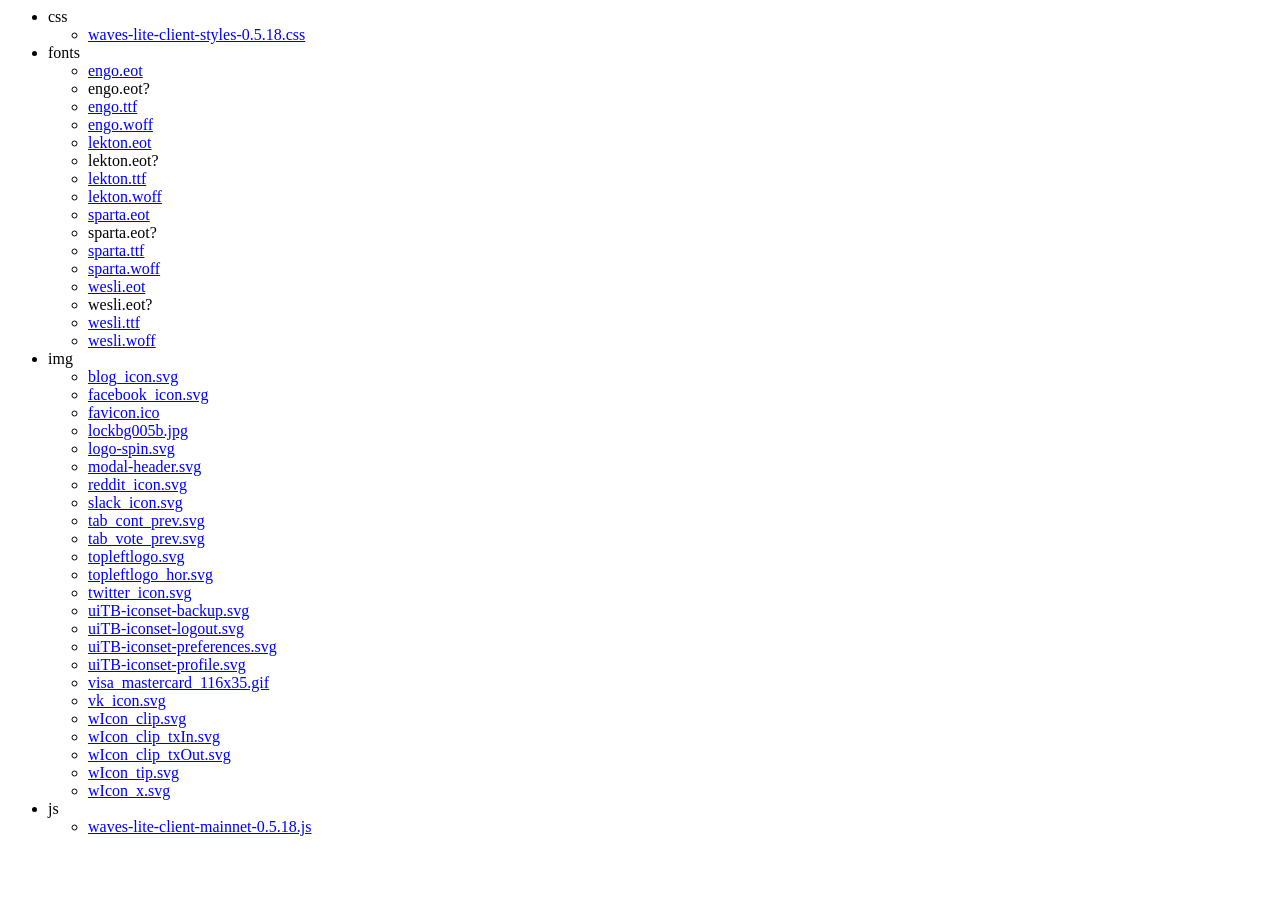
<file: index-wcopy.html>
﻿<html>
<body>
  <ul>
   <li>css
    <ul>
     <li><a href="css\waves-lite-client-styles-0.5.18.css">waves-lite-client-styles-0.5.18.css</a></li>
    </ul>
   </li>
   <li>fonts
    <ul>
     <li><a href="fonts\engo.eot">engo.eot</a></li>
     <li>engo.eot?
      <ul>
      </ul>
     </li>
     <li><a href="fonts\engo.ttf">engo.ttf</a></li>
     <li><a href="fonts\engo.woff">engo.woff</a></li>
     <li><a href="fonts\lekton.eot">lekton.eot</a></li>
     <li>lekton.eot?
      <ul>
      </ul>
     </li>
     <li><a href="fonts\lekton.ttf">lekton.ttf</a></li>
     <li><a href="fonts\lekton.woff">lekton.woff</a></li>
     <li><a href="fonts\sparta.eot">sparta.eot</a></li>
     <li>sparta.eot?
      <ul>
      </ul>
     </li>
     <li><a href="fonts\sparta.ttf">sparta.ttf</a></li>
     <li><a href="fonts\sparta.woff">sparta.woff</a></li>
     <li><a href="fonts\wesli.eot">wesli.eot</a></li>
     <li>wesli.eot?
      <ul>
      </ul>
     </li>
     <li><a href="fonts\wesli.ttf">wesli.ttf</a></li>
     <li><a href="fonts\wesli.woff">wesli.woff</a></li>
    </ul>
   </li>
   <li>img
    <ul>
     <li><a href="img\blog_icon.svg">blog_icon.svg</a></li>
     <li><a href="img\facebook_icon.svg">facebook_icon.svg</a></li>
     <li><a href="img\favicon.ico">favicon.ico</a></li>
     <li><a href="img\lockbg005b.jpg">lockbg005b.jpg</a></li>
     <li><a href="img\logo-spin.svg">logo-spin.svg</a></li>
     <li><a href="img\modal-header.svg">modal-header.svg</a></li>
     <li><a href="img\reddit_icon.svg">reddit_icon.svg</a></li>
     <li><a href="img\slack_icon.svg">slack_icon.svg</a></li>
     <li><a href="img\tab_cont_prev.svg">tab_cont_prev.svg</a></li>
     <li><a href="img\tab_vote_prev.svg">tab_vote_prev.svg</a></li>
     <li><a href="img\topleftlogo.svg">topleftlogo.svg</a></li>
     <li><a href="img\topleftlogo_hor.svg">topleftlogo_hor.svg</a></li>
     <li><a href="img\twitter_icon.svg">twitter_icon.svg</a></li>
     <li><a href="img\uiTB-iconset-backup.svg">uiTB-iconset-backup.svg</a></li>
     <li><a href="img\uiTB-iconset-logout.svg">uiTB-iconset-logout.svg</a></li>
     <li><a href="img\uiTB-iconset-preferences.svg">uiTB-iconset-preferences.svg</a></li>
     <li><a href="img\uiTB-iconset-profile.svg">uiTB-iconset-profile.svg</a></li>
     <li><a href="img\visa_mastercard_116x35.gif">visa_mastercard_116x35.gif</a></li>
     <li><a href="img\vk_icon.svg">vk_icon.svg</a></li>
     <li><a href="img\wIcon_clip.svg">wIcon_clip.svg</a></li>
     <li><a href="img\wIcon_clip_txIn.svg">wIcon_clip_txIn.svg</a></li>
     <li><a href="img\wIcon_clip_txOut.svg">wIcon_clip_txOut.svg</a></li>
     <li><a href="img\wIcon_tip.svg">wIcon_tip.svg</a></li>
     <li><a href="img\wIcon_x.svg">wIcon_x.svg</a></li>
    </ul>
   </li>
   <li>js
    <ul>
     <li><a href="js\waves-lite-client-mainnet-0.5.18.js">waves-lite-client-mainnet-0.5.18.js</a></li>
    </ul>
   </li>
  </ul>
</body>
</html>
</file>
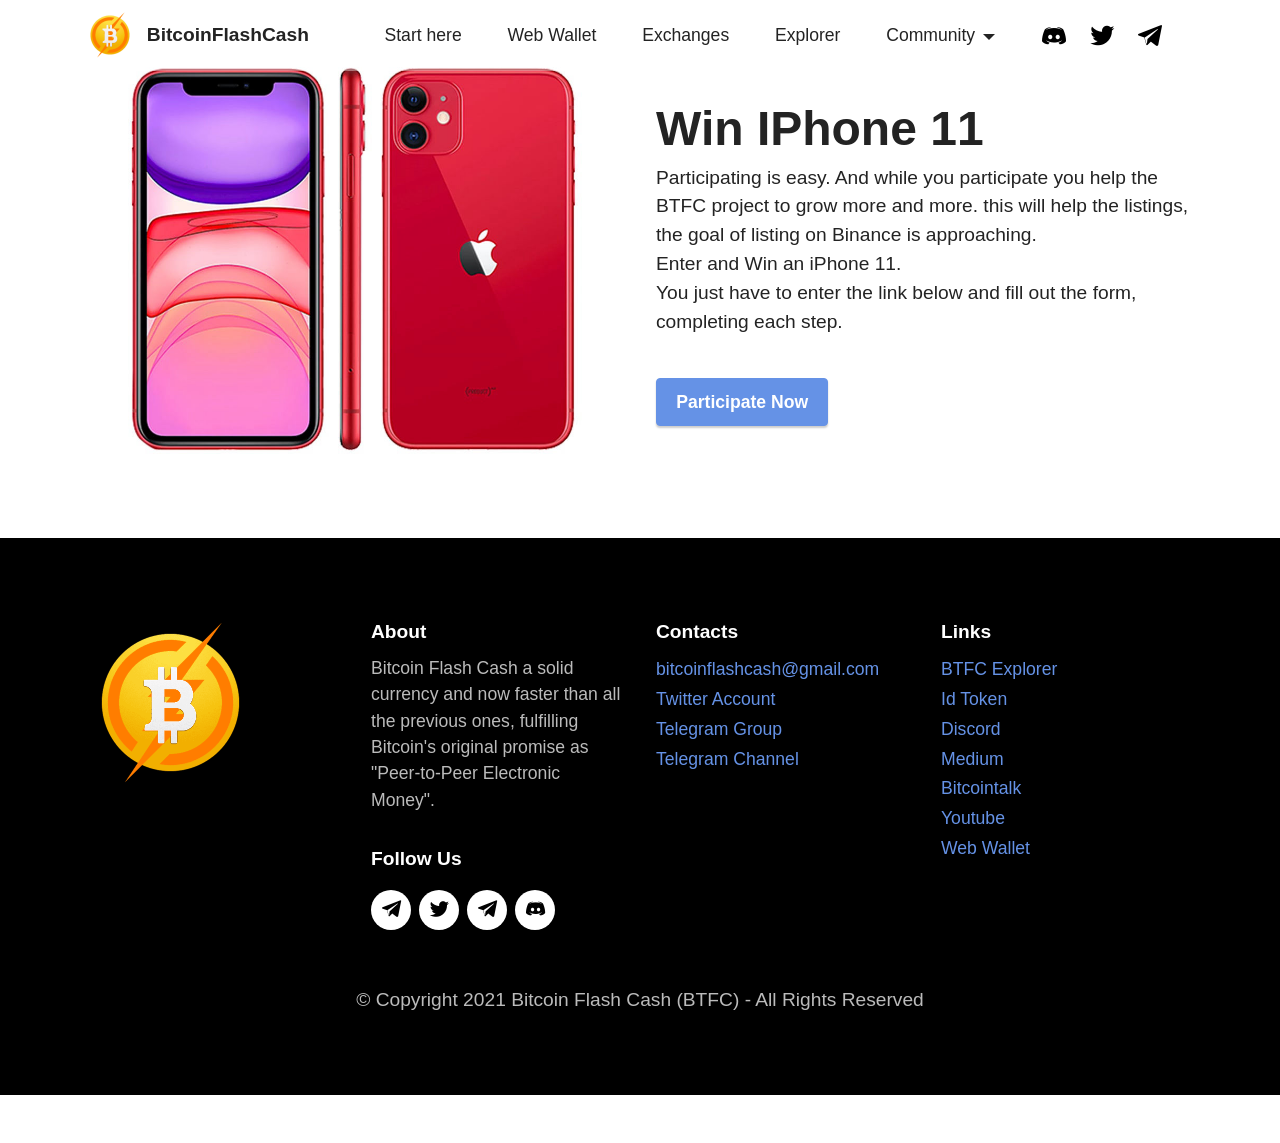
<file: iphone11.html>
<!DOCTYPE html>
<html  >
<head>
  <!-- Site made with Mobirise Website Builder v5.2.0, https://mobirise.com -->
  <meta charset="UTF-8">
  <meta http-equiv="X-UA-Compatible" content="IE=edge">
  <meta name="generator" content="Mobirise v5.2.0, mobirise.com">
  <meta name="twitter:card" content="summary_large_image"/>
  <meta name="twitter:image:src" content="assets/images/iphone11-meta.jpg">
  <meta property="og:image" content="assets/images/iphone11-meta.jpg">
  <meta name="twitter:title" content="Phone 11 Giveaway">
  <meta name="viewport" content="width=device-width, initial-scale=1, minimum-scale=1">
  <link rel="shortcut icon" href="assets/images/btfc2-96x96.png" type="image/x-icon">
  <meta name="description" content="Participating is simple and easy. you just have to fill out a form">
  
  
  <title>Phone 11 Giveaway</title>
  <link rel="stylesheet" href="assets/tether/tether.min.css">
  <link rel="stylesheet" href="assets/bootstrap/css/bootstrap.min.css">
  <link rel="stylesheet" href="assets/bootstrap/css/bootstrap-grid.min.css">
  <link rel="stylesheet" href="assets/bootstrap/css/bootstrap-reboot.min.css">
  <link rel="stylesheet" href="assets/dropdown/css/style.css">
  <link rel="stylesheet" href="assets/socicon/css/styles.css">
  <link rel="stylesheet" href="assets/theme/css/style.css">
  <link rel="preload" as="style" href="assets/mobirise/css/mbr-additional.css"><link rel="stylesheet" href="assets/mobirise/css/mbr-additional.css" type="text/css">
  
  
  
  
</head>
<body>
  
  <section class="menu menu2 cid-sg8WuyfePq" once="menu" id="menu2-u">
    
    <nav class="navbar navbar-dropdown navbar-expand-lg">
        <div class="container">
            <div class="navbar-brand">
                <span class="navbar-logo">
                    <a href="index.html">
                        <img src="assets/images/btfc2-96x96.png" alt="BTFC" style="height: 3rem;">
                    </a>
                </span>
                <span class="navbar-caption-wrap"><a class="navbar-caption text-black text-primary display-7" href="index.html">BitcoinFlashCash</a></span>
            </div>
            <button class="navbar-toggler" type="button" data-toggle="collapse" data-target="#navbarSupportedContent" aria-controls="navbarNavAltMarkup" aria-expanded="false" aria-label="Toggle navigation">
                <div class="hamburger">
                    <span></span>
                    <span></span>
                    <span></span>
                    <span></span>
                </div>
            </button>
            <div class="collapse navbar-collapse" id="navbarSupportedContent">
                <ul class="navbar-nav nav-dropdown nav-right" data-app-modern-menu="true"><li class="nav-item"><a class="nav-link link text-black text-primary display-4" href="index.html#header11-6">
                            Start here</a></li>
                    <li class="nav-item"><a class="nav-link link text-black text-primary display-4" href="https://www.bitcoinflashcash.cf/wallet.html" target="_blank">Web Wallet</a></li>
                    <li class="nav-item"><a class="nav-link link text-black text-primary display-4" href="index.html#gallery3-b">Exchanges</a>
                    </li><li class="nav-item"><a class="nav-link link text-black text-primary display-4" href="https://wavesexplorer.com/" target="_blank">Explorer</a></li><li class="nav-item dropdown"><a class="nav-link link text-black dropdown-toggle display-4" href="#" data-toggle="dropdown-submenu" aria-expanded="false">Community</a><div class="dropdown-menu"><a class="text-black dropdown-item text-primary display-4" href="stake.html">Stake BTFC</a><a class="text-black dropdown-item text-primary display-4" href="iphone11.html">IPhone 11 Giveaway</a><a class="text-black dropdown-item text-primary display-4" href="presale.html">Pre-Sale</a><a class="text-black dropdown-item text-primary display-4" href="index.html#clients1-m">Partners</a></div></li></ul>
                <div class="icons-menu">
                    <a class="iconfont-wrapper" href="https://discord.gg/vNHwWvK" target="_blank">
                        <span class="p-2 mbr-iconfont socicon-discord socicon"></span>
                    </a>
                    <a class="iconfont-wrapper" href="https://twitter.com/BitcoinFCASH" target="_blank">
                        <span class="p-2 mbr-iconfont socicon-twitter socicon"></span>
                    </a>
                    <a class="iconfont-wrapper" href="https://t.me/bitcoinflashcash" target="_blank">
                        <span class="p-2 mbr-iconfont socicon-telegram socicon"></span>
                    </a>
                    
                </div>
                
            </div>
        </div>
    </nav>
</section>

<section class="features6 cid-siZxqiXLK4" id="features7-x">
    <!---->
    

    
    <div class="container">
        <div class="card-wrapper">
            <div class="row align-items-center">
                <div class="col-12 col-lg-6">
                    <div class="image-wrapper">
                        <img src="assets/images/iphone-11-red-1024x1024.jpg" alt="IPhone 11">
                    </div>
                </div>
                <div class="col-12 col-lg">
                    <div class="text-box">
                        <h5 class="mbr-title mbr-fonts-style display-2"><strong>Win IPhone 11</strong></h5>
                        <p class="mbr-text mbr-fonts-style display-7">Participating is easy. And while you participate you help the BTFC project to grow more and more. this will help the listings, the goal of listing on Binance is approaching.
<br>Enter and Win an iPhone 11.
<br>You just have to enter the link below and fill out the form, completing each step.</p>
                        
                        <div class="mbr-section-btn pt-3"><a href="https://docs.google.com/forms/d/e/1FAIpQLSdv5SWgUMh07Q9fzNvsj2sJcwoZutqTBRd_YIbIzON58TZHWg/viewform" class="btn btn-primary display-4" target="_blank">Participate Now</a></div>
                    </div>
                </div>
            </div>
        </div>
    </div>
</section>

<section class="footer4 cid-sgygJ7uNwY" once="footers" id="footer4-v">

    
    
    <div class="container">
        <div class="row mbr-white">
            <div class="col-6 col-lg-3">
                <div class="media-wrap col-md-8 col-12">
                    <a href="index.html">
                        <img src="assets/images/btfc-337x337.png" alt="BTFC">
                    </a>
                </div>
            </div>
            <div class="col-12 col-md-6 col-lg-3">
                <h5 class="mbr-section-subtitle mbr-fonts-style mb-2 display-7">
                    <strong>About</strong>
                </h5>
                <p class="mbr-text mbr-fonts-style mb-4 display-4">
                    Bitcoin Flash Cash a solid currency and now faster than all the previous ones, fulfilling Bitcoin's original promise as "Peer-to-Peer Electronic Money".</p>
                <h5 class="mbr-section-subtitle mbr-fonts-style mb-3 display-7">
                    <strong>Follow Us</strong>
                </h5>
                <div class="social-row display-7">
                    <div class="soc-item">
                        <a href="https://t.me/bitcoinflashcash" target="_blank">
                            <span class="mbr-iconfont socicon-telegram socicon"></span>
                        </a>
                    </div>
                    <div class="soc-item">
                        <a href="https://twitter.com/BitcoinFCASH" target="_blank">
                            <span class="mbr-iconfont socicon-twitter socicon"></span>
                        </a>
                    </div>
                    <div class="soc-item">
                        <a href="https://t.me/bitcoinflashcashchannel" target="_blank">
                            <span class="mbr-iconfont socicon-telegram socicon"></span>
                        </a>
                    </div>
                    <div class="soc-item">
                        <a href="https://discord.gg/vNHwWvK" target="_blank">
                            <span class="mbr-iconfont socicon-discord socicon"></span>
                        </a>
                    </div>
                </div>
            </div>
            <div class="col-12 col-md-6 col-lg-3">
                <h5 class="mbr-section-subtitle mbr-fonts-style mb-2 display-7">
                    <strong>Contacts</strong>
                </h5>
                <ul class="list mbr-fonts-style display-4">
                    <li class="mbr-text item-wrap"><a href="mailto:bitcoinflashcash@gmail.com" class="text-primary">bitcoinflashcash@gmail.com</a></li><a href="mailto:bitcoinflashcash@gmail.com" class="text-primary">
                    </a><li class="mbr-text item-wrap"><a href="https://twitter.com/BitcoinFCASH" class="text-primary" target="_blank">Twitter Account</a></li><a href="https://twitter.com/BitcoinFCASH" class="text-primary" target="_blank">
                    </a><li class="mbr-text item-wrap"><a href="https://t.me/bitcoinflashcash" class="text-primary" target="_blank">Telegram Group</a></li><a href="https://t.me/bitcoinflashcash" class="text-primary" target="_blank">
                    </a><li class="mbr-text item-wrap"><a href="https://t.me/bitcoinflashcashchannel" class="text-primary" target="_blank">Telegram Channel
</a></li>
                </ul>
            </div>
            <div class="col-12 col-md-6 col-lg-3">
                <h5 class="mbr-section-subtitle mbr-fonts-style mb-2 display-7">
                    <strong>Links</strong>
                </h5>
                <ul class="list mbr-fonts-style display-4">
                    <li class="mbr-text item-wrap"><span style="font-size: 1.1rem;"><a href="https://wavesexplorer.com/" class="text-primary" target="_blank">BTFC Explorer</a></span></li><li class="mbr-text item-wrap"><span style="font-size: 1.1rem;"><a href="https://wavesdesk.com/asset/AKemFVxKesFJeecAGqy1ujUK8YFa2hqewtucxAit7Z8c" class="text-primary" target="_blank">Id Token</a></span></li><li class="mbr-text item-wrap"><span style="font-size: 1.1rem;"><a href="https://discord.gg/vNHwWvK" class="text-primary" target="_blank">Discord</a></span></li><li class="mbr-text item-wrap"><span style="font-size: 1.1rem;"><a href="https://medium.com/@bitcoinflashcash" class="text-primary" target="_blank">Medium</a></span></li><li class="mbr-text item-wrap"><span style="font-size: 1.1rem;"><a href="https://bitcointalk.org/index.php?topic=5265057" class="text-primary" target="_blank">Bitcointalk</a></span></li><li class="mbr-text item-wrap"><span style="font-size: 1.1rem;"><a href="https://www.youtube.com/channel/UCVQZ74w0VRJeZ7opckuDnug" class="text-primary" target="_blank">Youtube</a></span></li><li class="mbr-text item-wrap"><span style="font-size: 1.1rem;"><a href="https://www.bitcoinflashcash.cf/wallet.html" class="text-primary" target="_blank">Web Wallet</a><br><br><br></span><br></li>
                </ul>
            </div>
            <div class="col-12 mt-4">
                <p class="mbr-text mb-0 mbr-fonts-style copyright align-center display-7">
                    © Copyright 2021 Bitcoin Flash Cash (BTFC) - All Rights Reserved
                </p>
            </div>
        </div>
    </div>
</section><section style="background-color: #fff; font-family: -apple-system, BlinkMacSystemFont, 'Segoe UI', 'Roboto', 'Helvetica Neue', Arial, sans-serif; color:#aaa; font-size:12px; padding: 0; align-items: center; display: flex;"><a href="https://www.bitcoinflashcash.cf/" style="flex: 1 1; height: 3rem; padding-left: 1rem;"></a><p style="flex: 0 0 auto; margin:0; padding-right:1rem;"><a href="https://mobirise.site/p" style="color:#aaa;"></a></p></section><script src="assets/web/assets/jquery/jquery.min.js"></script>  <script src="assets/popper/popper.min.js"></script>  <script src="assets/tether/tether.min.js"></script>  <script src="assets/bootstrap/js/bootstrap.min.js"></script>  <script src="assets/smoothscroll/smooth-scroll.js"></script>  <script src="assets/dropdown/js/nav-dropdown.js"></script>  <script src="assets/dropdown/js/navbar-dropdown.js"></script>  <script src="assets/touchswipe/jquery.touch-swipe.min.js"></script>  <script src="assets/theme/js/script.js"></script>  
  
  
</body>
</html>
</file>
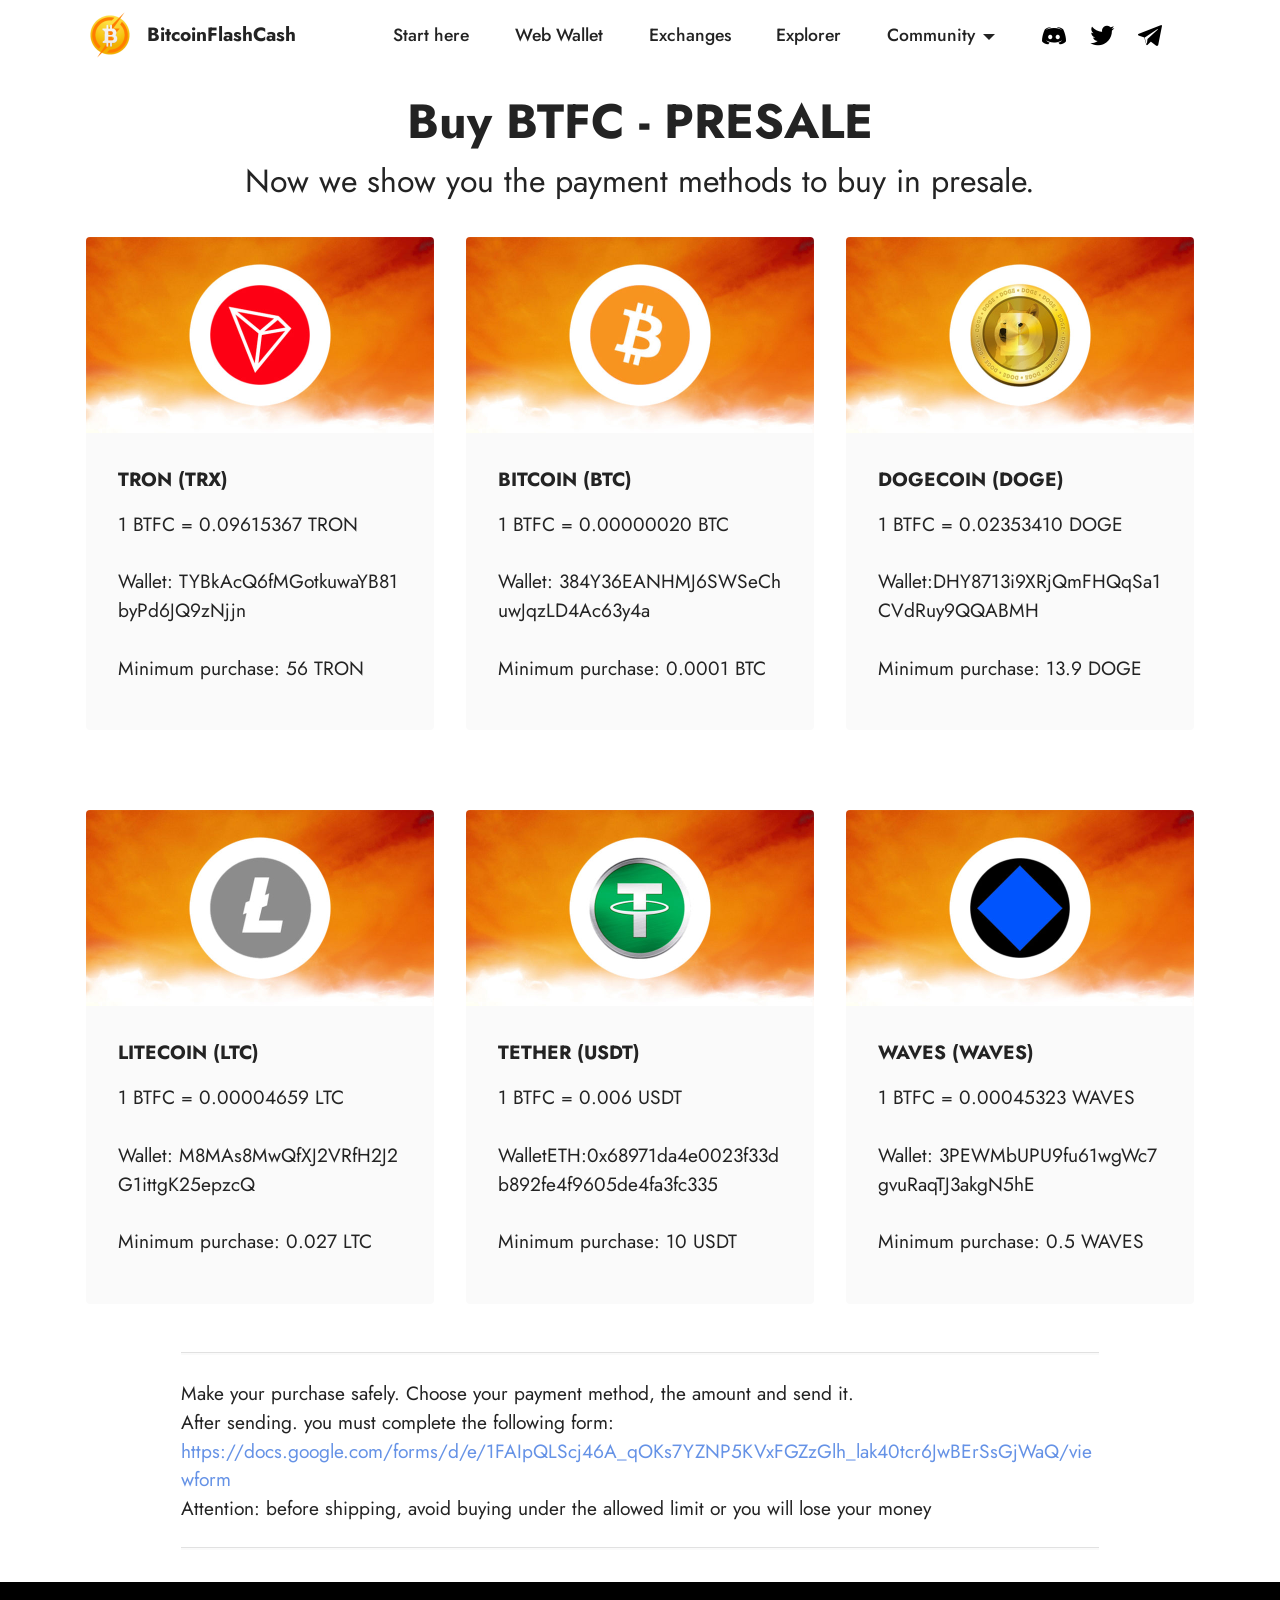
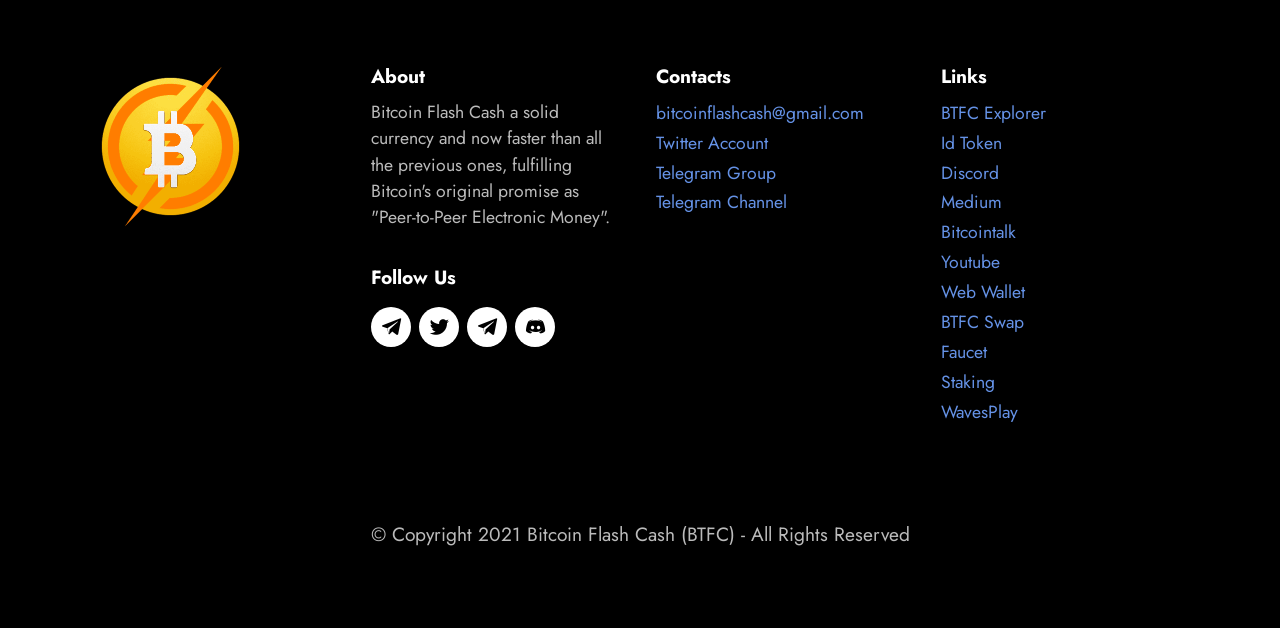
<file: presale.html>
<!DOCTYPE html>
<html  >
<head>
  <!-- Site made with Mobirise Website Builder v5.3.10, https://mobirise.com -->
  <meta charset="UTF-8">
  <meta http-equiv="X-UA-Compatible" content="IE=edge">
  <meta name="generator" content="Mobirise v5.3.10, mobirise.com">
  <meta name="twitter:card" content="summary_large_image"/>
  <meta name="twitter:image:src" content="assets/images/presale-meta.jpg">
  <meta property="og:image" content="assets/images/presale-meta.jpg">
  <meta name="twitter:title" content="Pre-Sale (Buy BTFC) - Buy and Earn">
  <meta name="viewport" content="width=device-width, initial-scale=1, minimum-scale=1">
  <link rel="shortcut icon" href="assets/images/btfc2-96x96.png" type="image/x-icon">
  <meta name="description" content="Enter the presale, take advantage of this excellent offer to become a millionaire">
  
  
  <title>Pre-Sale (Buy BTFC) - Buy and Earn</title>
  <link rel="stylesheet" href="assets/tether/tether.min.css">
  <link rel="stylesheet" href="assets/bootstrap/css/bootstrap.min.css">
  <link rel="stylesheet" href="assets/bootstrap/css/bootstrap-grid.min.css">
  <link rel="stylesheet" href="assets/bootstrap/css/bootstrap-reboot.min.css">
  <link rel="stylesheet" href="assets/dropdown/css/style.css">
  <link rel="stylesheet" href="assets/socicon/css/styles.css">
  <link rel="stylesheet" href="assets/theme/css/style.css">
  <link rel="preload" href="https://fonts.googleapis.com/css?family=Jost:100,200,300,400,500,600,700,800,900,100i,200i,300i,400i,500i,600i,700i,800i,900i&display=swap" as="style" onload="this.onload=null;this.rel='stylesheet'">
  <noscript><link rel="stylesheet" href="https://fonts.googleapis.com/css?family=Jost:100,200,300,400,500,600,700,800,900,100i,200i,300i,400i,500i,600i,700i,800i,900i&display=swap"></noscript>
  <link rel="preload" as="style" href="assets/mobirise/css/mbr-additional.css"><link rel="stylesheet" href="assets/mobirise/css/mbr-additional.css" type="text/css">
  
  
  
  
</head>
<body>
  
  <section class="menu menu2 cid-sg8WuyfePq" once="menu" id="menu2-o">
    
    <nav class="navbar navbar-dropdown navbar-expand-lg">
        <div class="container">
            <div class="navbar-brand">
                <span class="navbar-logo">
                    <a href="index.html">
                        <img src="assets/images/btfc2-96x96.png" alt="BTFC" style="height: 3rem;">
                    </a>
                </span>
                <span class="navbar-caption-wrap"><a class="navbar-caption text-black text-primary display-7" href="index.html">BitcoinFlashCash</a></span>
            </div>
            <button class="navbar-toggler" type="button" data-toggle="collapse" data-target="#navbarSupportedContent" aria-controls="navbarNavAltMarkup" aria-expanded="false" aria-label="Toggle navigation">
                <div class="hamburger">
                    <span></span>
                    <span></span>
                    <span></span>
                    <span></span>
                </div>
            </button>
            <div class="collapse navbar-collapse" id="navbarSupportedContent">
                <ul class="navbar-nav nav-dropdown nav-right" data-app-modern-menu="true"><li class="nav-item"><a class="nav-link link text-black text-primary display-4" href="index.html#header11-6">
                            Start here</a></li>
                    <li class="nav-item"><a class="nav-link link text-black text-primary display-4" href="https://www.bitcoinflashcash.org/wallet.html" target="_blank">Web Wallet</a></li>
                    <li class="nav-item"><a class="nav-link link text-black text-primary display-4" href="index.html#gallery3-b">Exchanges</a>
                    </li><li class="nav-item"><a class="nav-link link text-black text-primary display-4" href="explorer.html" aria-expanded="false">Explorer</a></li><li class="nav-item dropdown"><a class="nav-link link text-black dropdown-toggle display-4" href="#" aria-expanded="false" data-toggle="dropdown-submenu">Community</a><div class="dropdown-menu"><a class="text-black dropdown-item text-primary display-4" href="https://bitcoinflashcashswap.herokuapp.com/app/faucet" aria-expanded="false" target="_blank">Faucet</a><a class="text-black dropdown-item text-primary display-4" href="https://bitcoinflashcashswap.herokuapp.com/app/staking" aria-expanded="false" target="_blank">Staking</a><a class="text-black dropdown-item text-primary display-4" href="https://bitcoinflashcashswap.herokuapp.com/app/swap" aria-expanded="false" target="_blank">Swap</a><a class="text-black dropdown-item text-primary display-4" href="presale.html" aria-expanded="false" target="_blank">Pre-Sale</a><a class="text-black dropdown-item text-primary display-4" href="index.html#header10-14" aria-expanded="false">Bet</a><a class="text-black dropdown-item text-primary display-4" href="index.html#clients1-m" aria-expanded="false">Partners</a></div></li></ul>
                <div class="icons-menu">
                    <a class="iconfont-wrapper" href="https://discord.gg/vNHwWvK" target="_blank">
                        <span class="p-2 mbr-iconfont socicon-discord socicon"></span>
                    </a>
                    <a class="iconfont-wrapper" href="https://twitter.com/BitcoinFCASH" target="_blank">
                        <span class="p-2 mbr-iconfont socicon-twitter socicon"></span>
                    </a>
                    <a class="iconfont-wrapper" href="https://t.me/bitcoinflashcash" target="_blank">
                        <span class="p-2 mbr-iconfont socicon-telegram socicon"></span>
                    </a>
                    
                </div>
                
            </div>
        </div>
    </nav>
</section>

<section class="features3 cid-sBnyWAxxgh" id="features3-1d">
    
    
    <div class="container">
        <div class="mbr-section-head">
            <h4 class="mbr-section-title mbr-fonts-style align-center mb-0 display-2">
                <strong>Buy BTFC - PRESALE</strong></h4>
            <h5 class="mbr-section-subtitle mbr-fonts-style align-center mb-0 mt-2 display-5">Now we show you the payment methods to buy in presale.</h5>
        </div>
        <div class="row mt-4">
            <div class="item features-image сol-12 col-md-6 col-lg-4">
                <div class="item-wrapper">
                    <div class="item-img">
                        <img src="assets/images/1-coin-696x392.jpg" alt="">
                    </div>
                    <div class="item-content">
                        <h5 class="item-title mbr-fonts-style display-7"><strong>TRON (TRX)</strong></h5>
                        
                        <p class="mbr-text mbr-fonts-style mt-3 display-7">1 BTFC = 0.09615367 TRON<br><br>Wallet:&nbsp;TYBkAcQ6fMGotkuwaYB81byPd6JQ9zNjjn<br><br>Minimum purchase: 56 TRON<br></p>
                    </div>
                    
                </div>
            </div>
            <div class="item features-image сol-12 col-md-6 col-lg-4">
                <div class="item-wrapper">
                    <div class="item-img">
                        <img src="assets/images/2-coin-696x392.jpg" alt="">
                    </div>
                    <div class="item-content">
                        <h5 class="item-title mbr-fonts-style display-7"><strong>BITCOIN (BTC)</strong></h5>
                        
                        <p class="mbr-text mbr-fonts-style mt-3 display-7">1 BTFC = 0.00000020 BTC<br>
<br>Wallet:&nbsp;384Y36EANHMJ6SWSeChuwJqzLD4Ac63y4a<br><br>Minimum purchase: 0.0001 BTC<br></p>
                    </div>
                    
                </div>
            </div>
            <div class="item features-image сol-12 col-md-6 col-lg-4">
                <div class="item-wrapper">
                    <div class="item-img">
                        <img src="assets/images/3-coin-696x392.jpg" alt="">
                    </div>
                    <div class="item-content">
                        <h5 class="item-title mbr-fonts-style display-7"><strong>DOGECOIN (DOGE)</strong></h5>
                        
                        <p class="mbr-text mbr-fonts-style mt-3 display-7">1 BTFC = 0.02353410 DOGE<br>
<br>Wallet:DHY8713i9XRjQmFHQqSa1CVdRuy9QQABMH<br><br>Minimum purchase: 13.9 DOGE<br></p>
                    </div>
                    
                </div>
            </div>
        </div>
    </div>
</section>

<section class="features3 cid-sBnFvIzvUK" id="features3-1e">
    
    
    <div class="container">
        
        <div class="row mt-4">
            <div class="item features-image сol-12 col-md-6 col-lg-4">
                <div class="item-wrapper">
                    <div class="item-img">
                        <img src="assets/images/4-coin-696x392.jpg" alt="">
                    </div>
                    <div class="item-content">
                        <h5 class="item-title mbr-fonts-style display-7"><strong>LITECOIN (LTC)</strong></h5>
                        
                        <p class="mbr-text mbr-fonts-style mt-3 display-7">1 BTFC = 0.00004659  LTC<br>
<br>Wallet:&nbsp;M8MAs8MwQfXJ2VRfH2J2G1ittgK25epzcQ<br><br>Minimum purchase:&nbsp;0.027 LTC<br></p>
                    </div>
                    
                </div>
            </div>
            <div class="item features-image сol-12 col-md-6 col-lg-4">
                <div class="item-wrapper">
                    <div class="item-img">
                        <img src="assets/images/5-coin-696x392.jpg" alt="">
                    </div>
                    <div class="item-content">
                        <h5 class="item-title mbr-fonts-style display-7"><strong>TETHER (USDT)</strong></h5>
                        
                        <p class="mbr-text mbr-fonts-style mt-3 display-7">1 BTFC = 0.006 USDT<br>
<br>WalletETH:0x68971da4e0023f33db892fe4f9605de4fa3fc335<br><br>Minimum purchase: 10 USDT<br></p>
                    </div>
                    
                </div>
            </div>
            <div class="item features-image сol-12 col-md-6 col-lg-4">
                <div class="item-wrapper">
                    <div class="item-img">
                        <img src="assets/images/6-coin-696x392.jpg" alt="">
                    </div>
                    <div class="item-content">
                        <h5 class="item-title mbr-fonts-style display-7"><strong>WAVES (WAVES)</strong></h5>
                        
                        <p class="mbr-text mbr-fonts-style mt-3 display-7">1 BTFC = 0.00045323 WAVES<br>
<br>Wallet:&nbsp;3PEWMbUPU9fu61wgWc7gvuRaqTJ3akgN5hE<br><br>Minimum purchase: 0.5 WAVES<br></p>
                    </div>
                    
                </div>
            </div>
        </div>
    </div>
</section>

<section class="content6 cid-sBnNr0ObVm" id="content6-1f">
    
    <div class="container">
        <div class="row justify-content-center">
            <div class="col-md-12 col-lg-10">
                <hr class="line">
                <p class="mbr-text align-center mbr-fonts-style my-4 display-7">Make your purchase safely. Choose your payment method, the amount and send it.
<br>After sending. you must complete the following form:&nbsp;<br><a href="https://docs.google.com/forms/d/e/1FAIpQLScj46A_qOKs7YZNP5KVxFGZzGlh_lak40tcr6JwBErSsGjWaQ/viewform" class="text-primary" target="_blank">https://docs.google.com/forms/d/e/1FAIpQLScj46A_qOKs7YZNP5KVxFGZzGlh_lak40tcr6JwBErSsGjWaQ/viewform</a><br>Attention: before shipping, avoid buying under the allowed limit or you will lose your money</p>
                <hr class="line">
            </div>
        </div>
    </div>
</section>

<section class="footer4 cid-sgygJ7uNwY" once="footers" id="footer4-p">

    
    
    <div class="container">
        <div class="row mbr-white">
            <div class="col-6 col-lg-3">
                <div class="media-wrap col-md-8 col-12">
                    <a href="index.html">
                        <img src="assets/images/btfc-337x337.png" alt="BTFC">
                    </a>
                </div>
            </div>
            <div class="col-12 col-md-6 col-lg-3">
                <h5 class="mbr-section-subtitle mbr-fonts-style mb-2 display-7">
                    <strong>About</strong>
                </h5>
                <p class="mbr-text mbr-fonts-style mb-4 display-4">
                    Bitcoin Flash Cash a solid currency and now faster than all the previous ones, fulfilling Bitcoin's original promise as "Peer-to-Peer Electronic Money".</p>
                <h5 class="mbr-section-subtitle mbr-fonts-style mb-3 display-7">
                    <strong>Follow Us</strong>
                </h5>
                <div class="social-row display-7">
                    <div class="soc-item">
                        <a href="https://t.me/bitcoinflashcash" target="_blank">
                            <span class="mbr-iconfont socicon-telegram socicon"></span>
                        </a>
                    </div>
                    <div class="soc-item">
                        <a href="https://twitter.com/BitcoinFCASH" target="_blank">
                            <span class="mbr-iconfont socicon-twitter socicon"></span>
                        </a>
                    </div>
                    <div class="soc-item">
                        <a href="https://t.me/bitcoinflashcashchannel" target="_blank">
                            <span class="mbr-iconfont socicon-telegram socicon"></span>
                        </a>
                    </div>
                    <div class="soc-item">
                        <a href="https://discord.gg/vNHwWvK" target="_blank">
                            <span class="mbr-iconfont socicon-discord socicon"></span>
                        </a>
                    </div>
                </div>
            </div>
            <div class="col-12 col-md-6 col-lg-3">
                <h5 class="mbr-section-subtitle mbr-fonts-style mb-2 display-7">
                    <strong>Contacts</strong>
                </h5>
                <ul class="list mbr-fonts-style display-4">
                    <li class="mbr-text item-wrap"><a href="mailto:bitcoinflashcash@gmail.com" class="text-primary">bitcoinflashcash@gmail.com</a></li><a href="mailto:bitcoinflashcash@gmail.com" class="text-primary">
                    </a><li class="mbr-text item-wrap"><a href="https://twitter.com/BitcoinFCASH" class="text-primary" target="_blank">Twitter Account</a></li><a href="https://twitter.com/BitcoinFCASH" class="text-primary" target="_blank">
                    </a><li class="mbr-text item-wrap"><a href="https://t.me/bitcoinflashcash" class="text-primary" target="_blank">Telegram Group</a></li><a href="https://t.me/bitcoinflashcash" class="text-primary" target="_blank">
                    </a><li class="mbr-text item-wrap"><a href="https://t.me/bitcoinflashcashchannel" class="text-primary" target="_blank">Telegram Channel
</a></li>
                </ul>
            </div>
            <div class="col-12 col-md-6 col-lg-3">
                <h5 class="mbr-section-subtitle mbr-fonts-style mb-2 display-7">
                    <strong>Links</strong>
                </h5>
                <ul class="list mbr-fonts-style display-4">
                    <li class="mbr-text item-wrap"><span style="font-size: 1.1rem;"><a href="explorer.html" class="text-primary" target="_blank">BTFC Explorer</a></span></li><li class="mbr-text item-wrap"><span style="font-size: 1.1rem;"><a href="https://wavesdesk.com/asset/AKemFVxKesFJeecAGqy1ujUK8YFa2hqewtucxAit7Z8c" class="text-primary" target="_blank">Id Token</a></span></li><li class="mbr-text item-wrap"><span style="font-size: 1.1rem;"><a href="https://discord.gg/vNHwWvK" class="text-primary" target="_blank">Discord</a></span></li><li class="mbr-text item-wrap"><span style="font-size: 1.1rem;"><a href="https://medium.com/@bitcoinflashcash" class="text-primary" target="_blank">Medium</a></span></li><li class="mbr-text item-wrap"><span style="font-size: 1.1rem;"><a href="https://bitcointalk.org/index.php?topic=5265057" class="text-primary" target="_blank">Bitcointalk</a></span></li><li class="mbr-text item-wrap"><span style="font-size: 1.1rem;"><a href="https://www.youtube.com/channel/UCVQZ74w0VRJeZ7opckuDnug" class="text-primary" target="_blank">Youtube</a></span></li><li class="mbr-text item-wrap"><span style="font-size: 1.1rem;"><a href="https://www.bitcoinflashcash.org/wallet.html" class="text-primary" target="_blank">Web Wallet</a></span></li><li class="mbr-text item-wrap"><span style="font-size: 1.1rem;"><a href="https://bitcoinflashcashswap.herokuapp.com/app/home" class="text-primary" target="_blank">BTFC Swap</a></span></li><li class="mbr-text item-wrap"><span style="font-size: 1.1rem;"><a href="https://bitcoinflashcashswap.herokuapp.com/app/faucet" class="text-primary" target="_blank">Faucet</a></span></li><li class="mbr-text item-wrap"><span style="font-size: 1.1rem;"><a href="https://bitcoinflashcashswap.herokuapp.com/app/staking" class="text-primary" target="_blank">Staking</a></span></li><li class="mbr-text item-wrap"><span style="font-size: 1.1rem;"><a href="bet.html" class="text-primary" target="_blank">WavesPlay</a></span></li><li class="mbr-text item-wrap"><span style="font-size: 1.1rem;"><br></span><br></li>
                </ul>
            </div>
            <div class="col-12 mt-4">
                <p class="mbr-text mb-0 mbr-fonts-style copyright align-center display-7">
                    © Copyright 2021 Bitcoin Flash Cash (BTFC) - All Rights Reserved
                </p>
            </div>
        </div>
    </div>
</section><section style="background-color: #fff; font-family: -apple-system, BlinkMacSystemFont, 'Segoe UI', 'Roboto', 'Helvetica Neue', Arial, sans-serif; color:#aaa; font-size:12px; padding: 0; align-items: center; display: flex;"><a href="" style="flex: 1 1; height: 0rem; padding-left: 1rem;"></a><p style="flex: 0 0 auto; margin:0; padding-right:1rem;"><a href="https://mobirise.site/u" style="color:#aaa;"></a> </p></section><script src="assets/web/assets/jquery/jquery.min.js"></script>  <script src="assets/popper/popper.min.js"></script>  <script src="assets/tether/tether.min.js"></script>  <script src="assets/bootstrap/js/bootstrap.min.js"></script>  <script src="assets/smoothscroll/smooth-scroll.js"></script>  <script src="assets/dropdown/js/nav-dropdown.js"></script>  <script src="assets/dropdown/js/navbar-dropdown.js"></script>  <script src="assets/touchswipe/jquery.touch-swipe.min.js"></script>  <script src="assets/theme/js/script.js"></script>  
  
  
</body>
</html>
</file>
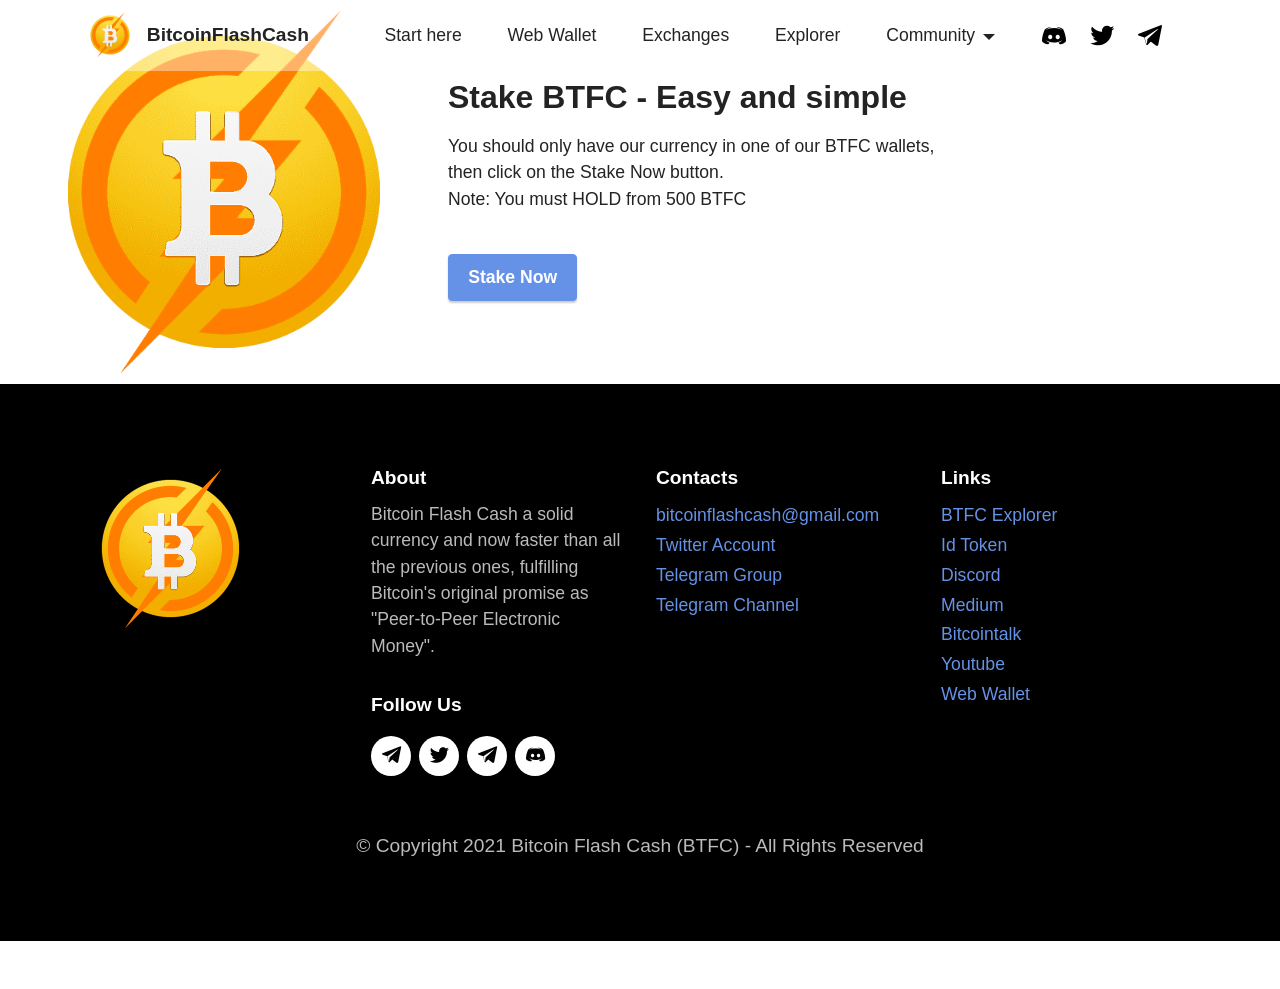
<file: stake.html>
<!DOCTYPE html>
<html  >
<head>
  <!-- Site made with Mobirise Website Builder v5.2.0, https://mobirise.com -->
  <meta charset="UTF-8">
  <meta http-equiv="X-UA-Compatible" content="IE=edge">
  <meta name="generator" content="Mobirise v5.2.0, mobirise.com">
  <meta name="viewport" content="width=device-width, initial-scale=1, minimum-scale=1">
  <link rel="shortcut icon" href="assets/images/btfc2-96x96.png" type="image/x-icon">
  <meta name="description" content="Stake and Win, The More Hold BTFC The More You Win.">
  
  
  <title>Stake - BTFC</title>
  <link rel="stylesheet" href="assets/tether/tether.min.css">
  <link rel="stylesheet" href="assets/bootstrap/css/bootstrap.min.css">
  <link rel="stylesheet" href="assets/bootstrap/css/bootstrap-grid.min.css">
  <link rel="stylesheet" href="assets/bootstrap/css/bootstrap-reboot.min.css">
  <link rel="stylesheet" href="assets/dropdown/css/style.css">
  <link rel="stylesheet" href="assets/socicon/css/styles.css">
  <link rel="stylesheet" href="assets/theme/css/style.css">
  <link rel="preload" as="style" href="assets/mobirise/css/mbr-additional.css"><link rel="stylesheet" href="assets/mobirise/css/mbr-additional.css" type="text/css">
  
  
  
  
</head>
<body>
  
  <section class="menu menu2 cid-sg8WuyfePq" once="menu" id="menu2-r">
    
    <nav class="navbar navbar-dropdown navbar-expand-lg">
        <div class="container">
            <div class="navbar-brand">
                <span class="navbar-logo">
                    <a href="index.html">
                        <img src="assets/images/btfc2-96x96.png" alt="BTFC" style="height: 3rem;">
                    </a>
                </span>
                <span class="navbar-caption-wrap"><a class="navbar-caption text-black text-primary display-7" href="index.html">BitcoinFlashCash</a></span>
            </div>
            <button class="navbar-toggler" type="button" data-toggle="collapse" data-target="#navbarSupportedContent" aria-controls="navbarNavAltMarkup" aria-expanded="false" aria-label="Toggle navigation">
                <div class="hamburger">
                    <span></span>
                    <span></span>
                    <span></span>
                    <span></span>
                </div>
            </button>
            <div class="collapse navbar-collapse" id="navbarSupportedContent">
                <ul class="navbar-nav nav-dropdown nav-right" data-app-modern-menu="true"><li class="nav-item"><a class="nav-link link text-black text-primary display-4" href="index.html#header11-6">
                            Start here</a></li>
                    <li class="nav-item"><a class="nav-link link text-black text-primary display-4" href="https://www.bitcoinflashcash.cf/wallet.html" target="_blank">Web Wallet</a></li>
                    <li class="nav-item"><a class="nav-link link text-black text-primary display-4" href="index.html#gallery3-b">Exchanges</a>
                    </li><li class="nav-item"><a class="nav-link link text-black text-primary display-4" href="https://wavesexplorer.com/" target="_blank">Explorer</a></li><li class="nav-item dropdown"><a class="nav-link link text-black dropdown-toggle display-4" href="#" data-toggle="dropdown-submenu" aria-expanded="false">Community</a><div class="dropdown-menu"><a class="text-black dropdown-item text-primary display-4" href="stake.html">Stake BTFC</a><a class="text-black dropdown-item text-primary display-4" href="iphone11.html">IPhone 11 Giveaway</a><a class="text-black dropdown-item text-primary display-4" href="presale.html">Pre-Sale</a><a class="text-black dropdown-item text-primary display-4" href="index.html#clients1-m">Partners</a></div></li></ul>
                <div class="icons-menu">
                    <a class="iconfont-wrapper" href="https://discord.gg/vNHwWvK" target="_blank">
                        <span class="p-2 mbr-iconfont socicon-discord socicon"></span>
                    </a>
                    <a class="iconfont-wrapper" href="https://twitter.com/BitcoinFCASH" target="_blank">
                        <span class="p-2 mbr-iconfont socicon-twitter socicon"></span>
                    </a>
                    <a class="iconfont-wrapper" href="https://t.me/bitcoinflashcash" target="_blank">
                        <span class="p-2 mbr-iconfont socicon-telegram socicon"></span>
                    </a>
                    
                </div>
                
            </div>
        </div>
    </nav>
</section>

<section class="features16 cid-siZvumP9g4" id="features17-t">
    

    
    <div class="container-fluid">
        <div class="content-wrapper">
            <div class="row align-items-center">
                <div class="col-12 col-lg-4">
                    <div class="image-wrapper">
                        <img src="assets/images/btfc-500x500.png" alt="Mobirise">
                    </div>
                </div>
                <div class="col-12 col-lg">
                    <div class="text-wrapper">
                        <h6 class="card-title mbr-fonts-style display-5">
                            <strong>Stake BTFC - Easy and simple</strong></h6>
                        <p class="mbr-text mbr-fonts-style mb-4 display-4">You should only have our currency in one of our BTFC wallets,
<br>then click on the Stake Now button.
<br>Note: You must HOLD from 500 BTFC</p>
                        <div class="mbr-section-btn mt-3"><a class="btn btn-primary display-4" href="https://docs.google.com/forms/d/e/1FAIpQLSedOrVwGTnwOrnVv_xLpVd_jVSYMeEDlrPg-IqTDZoNlfX_mg/viewform" target="_blank">
                                Stake Now</a></div>
                    </div>
                </div>
            </div>
        </div>
    </div>
</section>

<section class="footer4 cid-sgygJ7uNwY" once="footers" id="footer4-s">

    
    
    <div class="container">
        <div class="row mbr-white">
            <div class="col-6 col-lg-3">
                <div class="media-wrap col-md-8 col-12">
                    <a href="index.html">
                        <img src="assets/images/btfc-337x337.png" alt="BTFC">
                    </a>
                </div>
            </div>
            <div class="col-12 col-md-6 col-lg-3">
                <h5 class="mbr-section-subtitle mbr-fonts-style mb-2 display-7">
                    <strong>About</strong>
                </h5>
                <p class="mbr-text mbr-fonts-style mb-4 display-4">
                    Bitcoin Flash Cash a solid currency and now faster than all the previous ones, fulfilling Bitcoin's original promise as "Peer-to-Peer Electronic Money".</p>
                <h5 class="mbr-section-subtitle mbr-fonts-style mb-3 display-7">
                    <strong>Follow Us</strong>
                </h5>
                <div class="social-row display-7">
                    <div class="soc-item">
                        <a href="https://t.me/bitcoinflashcash" target="_blank">
                            <span class="mbr-iconfont socicon-telegram socicon"></span>
                        </a>
                    </div>
                    <div class="soc-item">
                        <a href="https://twitter.com/BitcoinFCASH" target="_blank">
                            <span class="mbr-iconfont socicon-twitter socicon"></span>
                        </a>
                    </div>
                    <div class="soc-item">
                        <a href="https://t.me/bitcoinflashcashchannel" target="_blank">
                            <span class="mbr-iconfont socicon-telegram socicon"></span>
                        </a>
                    </div>
                    <div class="soc-item">
                        <a href="https://discord.gg/vNHwWvK" target="_blank">
                            <span class="mbr-iconfont socicon-discord socicon"></span>
                        </a>
                    </div>
                </div>
            </div>
            <div class="col-12 col-md-6 col-lg-3">
                <h5 class="mbr-section-subtitle mbr-fonts-style mb-2 display-7">
                    <strong>Contacts</strong>
                </h5>
                <ul class="list mbr-fonts-style display-4">
                    <li class="mbr-text item-wrap"><a href="mailto:bitcoinflashcash@gmail.com" class="text-primary">bitcoinflashcash@gmail.com</a></li><a href="mailto:bitcoinflashcash@gmail.com" class="text-primary">
                    </a><li class="mbr-text item-wrap"><a href="https://twitter.com/BitcoinFCASH" class="text-primary" target="_blank">Twitter Account</a></li><a href="https://twitter.com/BitcoinFCASH" class="text-primary" target="_blank">
                    </a><li class="mbr-text item-wrap"><a href="https://t.me/bitcoinflashcash" class="text-primary" target="_blank">Telegram Group</a></li><a href="https://t.me/bitcoinflashcash" class="text-primary" target="_blank">
                    </a><li class="mbr-text item-wrap"><a href="https://t.me/bitcoinflashcashchannel" class="text-primary" target="_blank">Telegram Channel
</a></li>
                </ul>
            </div>
            <div class="col-12 col-md-6 col-lg-3">
                <h5 class="mbr-section-subtitle mbr-fonts-style mb-2 display-7">
                    <strong>Links</strong>
                </h5>
                <ul class="list mbr-fonts-style display-4">
                    <li class="mbr-text item-wrap"><span style="font-size: 1.1rem;"><a href="https://wavesexplorer.com/" class="text-primary" target="_blank">BTFC Explorer</a></span></li><li class="mbr-text item-wrap"><span style="font-size: 1.1rem;"><a href="https://wavesdesk.com/asset/AKemFVxKesFJeecAGqy1ujUK8YFa2hqewtucxAit7Z8c" class="text-primary" target="_blank">Id Token</a></span></li><li class="mbr-text item-wrap"><span style="font-size: 1.1rem;"><a href="https://discord.gg/vNHwWvK" class="text-primary" target="_blank">Discord</a></span></li><li class="mbr-text item-wrap"><span style="font-size: 1.1rem;"><a href="https://medium.com/@bitcoinflashcash" class="text-primary" target="_blank">Medium</a></span></li><li class="mbr-text item-wrap"><span style="font-size: 1.1rem;"><a href="https://bitcointalk.org/index.php?topic=5265057" class="text-primary" target="_blank">Bitcointalk</a></span></li><li class="mbr-text item-wrap"><span style="font-size: 1.1rem;"><a href="https://www.youtube.com/channel/UCVQZ74w0VRJeZ7opckuDnug" class="text-primary" target="_blank">Youtube</a></span></li><li class="mbr-text item-wrap"><span style="font-size: 1.1rem;"><a href="https://www.bitcoinflashcash.cf/wallet.html" class="text-primary" target="_blank">Web Wallet</a><br><br><br></span><br></li>
                </ul>
            </div>
            <div class="col-12 mt-4">
                <p class="mbr-text mb-0 mbr-fonts-style copyright align-center display-7">
                    © Copyright 2021 Bitcoin Flash Cash (BTFC) - All Rights Reserved
                </p>
            </div>
        </div>
    </div>
</section><section style="background-color: #fff; font-family: -apple-system, BlinkMacSystemFont, 'Segoe UI', 'Roboto', 'Helvetica Neue', Arial, sans-serif; color:#aaa; font-size:12px; padding: 0; align-items: center; display: flex;"><a href="https://www.bitcoinflashcash.cf/" style="flex: 1 1; height: 3rem; padding-left: 1rem;"></a><p style="flex: 0 0 auto; margin:0; padding-right:1rem;"><a href="https://mobirise.site/q" style="color:#aaa;"></a> </p></section><script src="assets/web/assets/jquery/jquery.min.js"></script>  <script src="assets/popper/popper.min.js"></script>  <script src="assets/tether/tether.min.js"></script>  <script src="assets/bootstrap/js/bootstrap.min.js"></script>  <script src="assets/smoothscroll/smooth-scroll.js"></script>  <script src="assets/dropdown/js/nav-dropdown.js"></script>  <script src="assets/dropdown/js/navbar-dropdown.js"></script>  <script src="assets/touchswipe/jquery.touch-swipe.min.js"></script>  <script src="assets/theme/js/script.js"></script>  
  
  
</body>
</html>
</file>
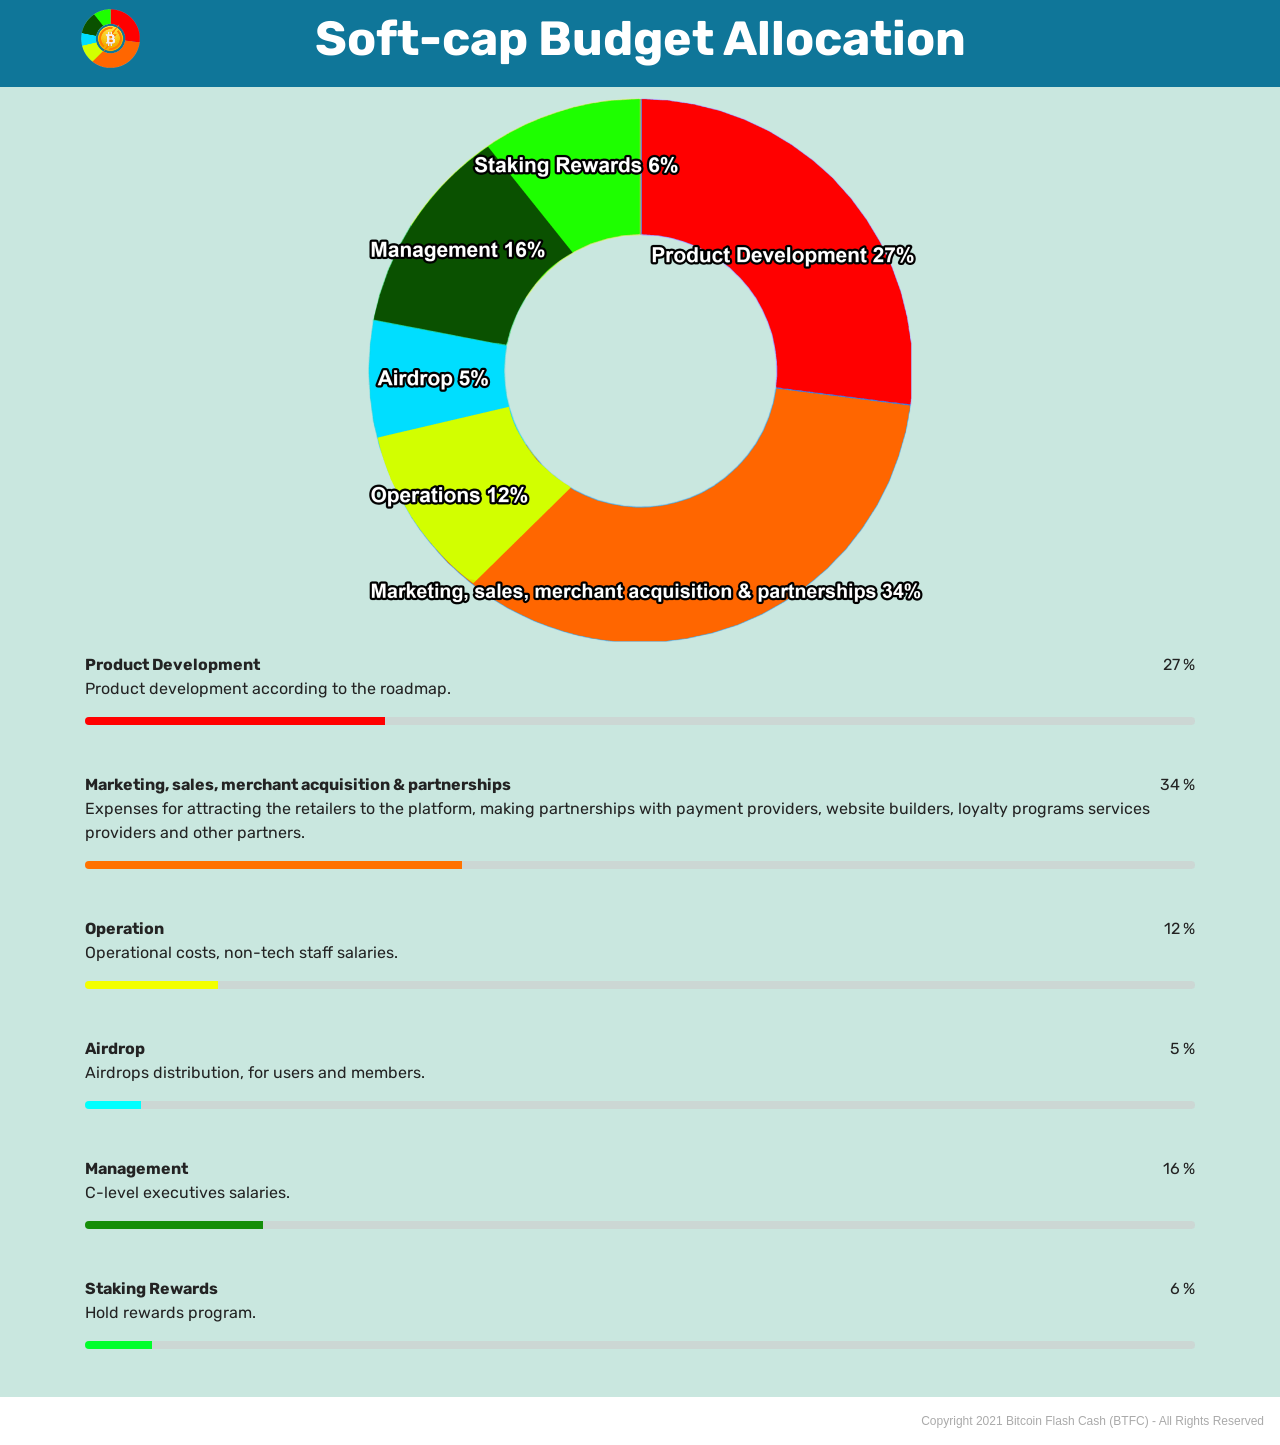
<file: BTFCdistribution/btfcdistribution.html>
<!DOCTYPE html>
<html  >
<head>
  <!-- Site made with Mobirise Website Builder v5.2.0, https://mobirise.com -->
  <meta charset="UTF-8">
  <meta http-equiv="X-UA-Compatible" content="IE=edge">
  <meta name="generator" content="Mobirise v5.2.0, mobirise.com">
  <meta name="viewport" content="width=device-width, initial-scale=1, minimum-scale=1">
  <link rel="shortcut icon" href="assets/images/logo-121x121.png" type="image/x-icon">
  <meta name="description" content="">
  
  
  <title>BTFC Distribution</title>
  <link rel="stylesheet" href="assets/web/assets/mobirise-icons/mobirise-icons.css">
  <link rel="stylesheet" href="assets/bootstrap/css/bootstrap.min.css">
  <link rel="stylesheet" href="assets/bootstrap/css/bootstrap-grid.min.css">
  <link rel="stylesheet" href="assets/bootstrap/css/bootstrap-reboot.min.css">
  <link rel="stylesheet" href="assets/tether/tether.min.css">
  <link rel="stylesheet" href="assets/dropdown/css/style.css">
  <link rel="stylesheet" href="assets/theme/css/style.css">
  <link rel="preload" as="style" href="assets/mobirise/css/mbr-additional.css"><link rel="stylesheet" href="assets/mobirise/css/mbr-additional.css" type="text/css">
  
  
  
  
</head>
<body>
  
  <section class="menu cid-skzAFvFqy8" once="menu" id="menu1-g">

    

    <nav class="navbar navbar-expand beta-menu navbar-dropdown align-items-center navbar-toggleable-sm bg-color transparent">
        <button class="navbar-toggler navbar-toggler-right" type="button" data-toggle="collapse" data-target="#navbarSupportedContent" aria-controls="navbarSupportedContent" aria-expanded="false" aria-label="Toggle navigation">
            <div class="hamburger">
                <span></span>
                <span></span>
                <span></span>
                <span></span>
            </div>
        </button>
        <div class="menu-logo">
            <div class="navbar-brand">
                <span class="navbar-logo">
                    <a href="https://www.bitcoinflashcash.cf/">
                         <img src="assets/images/logo-121x121.png" alt="" style="height: 3.8rem;">
                    </a>
                </span>
                
            </div>
        </div>
        <div class="collapse navbar-collapse" id="navbarSupportedContent">
            
            
        </div>
    </nav>
</section>

<section class="mbr-section content5 cid-skzot7fgcm" id="content5-7">

    

    

    <div class="container">
        <div class="media-container-row">
            <div class="title col-12 col-md-8">
                <h2 class="align-center mbr-bold mbr-white pb-3 mbr-fonts-style display-2">Soft-cap Budget Allocation</h2>
                
                
                
            </div>
        </div>
    </div>
</section>

<section class="cid-skzoOlBm2c" id="image1-8">

    

    <figure class="mbr-figure container">
        <div class="image-block" style="width: 51%;">
            <img src="assets/images/distribution-1132x1132.png" width="1400" alt="">
            
        </div>
    </figure>
</section>

<section class="progress-bars1 cid-skzvNVCLxC" id="progress-bars1-9">
    
    

    

    <div class="container">
        

        

        <div class="progress_elements">
            <div class="progress1 pb-5">
                <div class="title-wrap">
                    <div class="progressbar-title mbr-fonts-style display-7">
                        <p><strong>
                            Product Development<br></strong>Product development according to the roadmap.&nbsp;<br></p>
                    </div>
                    <div class="progress_value mbr-fonts-style display-7">
                        <div class="progressbar-number"></div>
                        <span>%</span>
                    </div>
                </div>
                <progress class="progress progress-primary" max="100" value="27">
                </progress>
            </div>
            
            
            
            
            
            
        </div>
    </div>
</section>

<section class="progress-bars1 cid-skzlK8xKmN" id="progress-bars1-4">
    
    

    

    <div class="container">
        

        

        <div class="progress_elements">
            <div class="progress1 pb-5">
                <div class="title-wrap">
                    <div class="progressbar-title mbr-fonts-style display-7">
                        <p><strong>Marketing, sales, merchant acquisition &amp; partnerships
<br></strong>Expenses for attracting the retailers to the platform, making partnerships with payment providers, website builders, loyalty programs services providers and other partners.<br></p>
                    </div>
                    <div class="progress_value mbr-fonts-style display-7">
                        <div class="progressbar-number"></div>
                        <span>%</span>
                    </div>
                </div>
                <progress class="progress progress-primary" max="100" value="34">
                </progress>
            </div>
            
            
            
            
            
            
        </div>
    </div>
</section>

<section class="progress-bars1 cid-skzmRKGyOj" id="progress-bars1-5">
    
    

    

    <div class="container">
        

        

        <div class="progress_elements">
            <div class="progress1 pb-5">
                <div class="title-wrap">
                    <div class="progressbar-title mbr-fonts-style display-7">
                        <p><strong>Operation</strong><strong><br></strong>Operational costs, non-tech staff salaries.<br></p>
                    </div>
                    <div class="progress_value mbr-fonts-style display-7">
                        <div class="progressbar-number"></div>
                        <span>%</span>
                    </div>
                </div>
                <progress class="progress progress-primary" max="100" value="12">
                </progress>
            </div>
            
            
            
            
            
            
        </div>
    </div>
</section>

<section class="progress-bars1 cid-skzx3dkUkd" id="progress-bars1-d">
    
    

    

    <div class="container">
        

        

        <div class="progress_elements">
            <div class="progress1 pb-5">
                <div class="title-wrap">
                    <div class="progressbar-title mbr-fonts-style display-7">
                        <p><strong>
                            Airdrop</strong><br>Airdrops distribution, for users and members.<br></p>
                    </div>
                    <div class="progress_value mbr-fonts-style display-7">
                        <div class="progressbar-number"></div>
                        <span>%</span>
                    </div>
                </div>
                <progress class="progress progress-primary" max="100" value="5">
                </progress>
            </div>
            
            
            
            
            
            
        </div>
    </div>
</section>

<section class="progress-bars1 cid-skzwIJL78M" id="progress-bars1-c">
    
    

    

    <div class="container">
        

        

        <div class="progress_elements">
            <div class="progress1 pb-5">
                <div class="title-wrap">
                    <div class="progressbar-title mbr-fonts-style display-7">
                        <p><strong>Management</strong><strong><br></strong>C-level executives salaries.<br></p>
                    </div>
                    <div class="progress_value mbr-fonts-style display-7">
                        <div class="progressbar-number"></div>
                        <span>%</span>
                    </div>
                </div>
                <progress class="progress progress-primary" max="100" value="16">
                </progress>
            </div>
            
            
            
            
            
            
        </div>
    </div>
</section>

<section class="progress-bars1 cid-skzxLKIqRN" id="progress-bars1-e">
    
    

    

    <div class="container">
        

        

        <div class="progress_elements">
            <div class="progress1 pb-5">
                <div class="title-wrap">
                    <div class="progressbar-title mbr-fonts-style display-7">
                        <p><strong>Staking Rewards
</strong><br>Hold rewards program.<br></p>
                    </div>
                    <div class="progress_value mbr-fonts-style display-7">
                        <div class="progressbar-number"></div>
                        <span>%</span>
                    </div>
                </div>
                <progress class="progress progress-primary" max="100" value="6">
                </progress>
            </div>
            
            
            
            
            
            
        </div>
    </div>
</section><section style="background-color: #fff; font-family: -apple-system, BlinkMacSystemFont, 'Segoe UI', 'Roboto', 'Helvetica Neue', Arial, sans-serif; color:#aaa; font-size:12px; padding: 0; align-items: center; display: flex;"><a href="https://www.bitcoinflashcash.cf/" style="flex: 1 1; height: 3rem; padding-left: 1rem;"></a><p style="flex: 0 0 auto; margin:0; padding-right:1rem;">Copyright 2021 Bitcoin Flash Cash (BTFC) - All Rights Reserved<a href="https://mobirise.site/k" style="color:#aaa;"></a></p></section><script src="assets/web/assets/jquery/jquery.min.js"></script>  <script src="assets/popper/popper.min.js"></script>  <script src="assets/bootstrap/js/bootstrap.min.js"></script>  <script src="assets/tether/tether.min.js"></script>  <script src="assets/smoothscroll/smooth-scroll.js"></script>  <script src="assets/dropdown/js/nav-dropdown.js"></script>  <script src="assets/dropdown/js/navbar-dropdown.js"></script>  <script src="assets/touchswipe/jquery.touch-swipe.min.js"></script>  <script src="assets/theme/js/script.js"></script>  
  
  
</body>
</html>
</file>
<file: assets/web/assets/mobirise-icons2/mobirise2.css>
@font-face {
  font-family: 'Moririse2';
  font-display: swap;
  src:  url('mobirise2.eot?f2bix4');
  src:  url('mobirise2.eot?f2bix4#iefix') format('embedded-opentype'),
    url('mobirise2.ttf?f2bix4') format('truetype'),
    url('mobirise2.woff?f2bix4') format('woff'),
    url('mobirise2.svg?f2bix4#mobirise2') format('svg');
  font-weight: normal;
  font-style: normal;
}

[class^="mobi-"], [class*=" mobi-"] {
  /* use !important to prevent issues with browser extensions that change fonts */
  font-family: 'Moririse2' !important;
  speak: none;
  font-style: normal;
  font-weight: normal;
  font-variant: normal;
  text-transform: none;
  line-height: 1;

  /* Better Font Rendering =========== */
  -webkit-font-smoothing: antialiased;
  -moz-osx-font-smoothing: grayscale;
}

.mobi-mbri-add-submenu:before {
  content: "\e900";
}
.mobi-mbri-alert:before {
  content: "\e901";
}
.mobi-mbri-align-center:before {
  content: "\e902";
}
.mobi-mbri-align-justify:before {
  content: "\e903";
}
.mobi-mbri-align-left:before {
  content: "\e904";
}
.mobi-mbri-align-right:before {
  content: "\e905";
}
.mobi-mbri-android:before {
  content: "\e906";
}
.mobi-mbri-apple:before {
  content: "\e907";
}
.mobi-mbri-arrow-down:before {
  content: "\e908";
}
.mobi-mbri-arrow-next:before {
  content: "\e909";
}
.mobi-mbri-arrow-prev:before {
  content: "\e90a";
}
.mobi-mbri-arrow-up:before {
  content: "\e90b";
}
.mobi-mbri-bold:before {
  content: "\e90c";
}
.mobi-mbri-bookmark:before {
  content: "\e90d";
}
.mobi-mbri-bootstrap:before {
  content: "\e90e";
}
.mobi-mbri-briefcase:before {
  content: "\e90f";
}
.mobi-mbri-browse:before {
  content: "\e910";
}
.mobi-mbri-bulleted-list:before {
  content: "\e911";
}
.mobi-mbri-calendar:before {
  content: "\e912";
}
.mobi-mbri-camera:before {
  content: "\e913";
}
.mobi-mbri-cart-add:before {
  content: "\e914";
}
.mobi-mbri-cart-full:before {
  content: "\e915";
}
.mobi-mbri-cash:before {
  content: "\e916";
}
.mobi-mbri-change-style:before {
  content: "\e917";
}
.mobi-mbri-chat:before {
  content: "\e918";
}
.mobi-mbri-clock:before {
  content: "\e919";
}
.mobi-mbri-close:before {
  content: "\e91a";
}
.mobi-mbri-cloud:before {
  content: "\e91b";
}
.mobi-mbri-code:before {
  content: "\e91c";
}
.mobi-mbri-contact-form:before {
  content: "\e91d";
}
.mobi-mbri-credit-card:before {
  content: "\e91e";
}
.mobi-mbri-cursor-click:before {
  content: "\e91f";
}
.mobi-mbri-cust-feedback:before {
  content: "\e920";
}
.mobi-mbri-database:before {
  content: "\e921";
}
.mobi-mbri-delivery:before {
  content: "\e922";
}
.mobi-mbri-desktop:before {
  content: "\e923";
}
.mobi-mbri-devices:before {
  content: "\e924";
}
.mobi-mbri-down:before {
  content: "\e925";
}
.mobi-mbri-download-2:before {
  content: "\e926";
}
.mobi-mbri-download:before {
  content: "\e927";
}
.mobi-mbri-drag-n-drop-2:before {
  content: "\e928";
}
.mobi-mbri-drag-n-drop:before {
  content: "\e929";
}
.mobi-mbri-edit-2:before {
  content: "\e92a";
}
.mobi-mbri-edit:before {
  content: "\e92b";
}
.mobi-mbri-error:before {
  content: "\e92c";
}
.mobi-mbri-extension:before {
  content: "\e92d";
}
.mobi-mbri-features:before {
  content: "\e92e";
}
.mobi-mbri-file:before {
  content: "\e92f";
}
.mobi-mbri-flag:before {
  content: "\e930";
}
.mobi-mbri-folder:before {
  content: "\e931";
}
.mobi-mbri-gift:before {
  content: "\e932";
}
.mobi-mbri-github:before {
  content: "\e933";
}
.mobi-mbri-globe-2:before {
  content: "\e934";
}
.mobi-mbri-globe:before {
  content: "\e935";
}
.mobi-mbri-growing-chart:before {
  content: "\e936";
}
.mobi-mbri-hearth:before {
  content: "\e937";
}
.mobi-mbri-help:before {
  content: "\e938";
}
.mobi-mbri-home:before {
  content: "\e939";
}
.mobi-mbri-hot-cup:before {
  content: "\e93a";
}
.mobi-mbri-idea:before {
  content: "\e93b";
}
.mobi-mbri-image-gallery:before {
  content: "\e93c";
}
.mobi-mbri-image-slider:before {
  content: "\e93d";
}
.mobi-mbri-info:before {
  content: "\e93e";
}
.mobi-mbri-italic:before {
  content: "\e93f";
}
.mobi-mbri-key:before {
  content: "\e940";
}
.mobi-mbri-laptop:before {
  content: "\e941";
}
.mobi-mbri-layers:before {
  content: "\e942";
}
.mobi-mbri-left-right:before {
  content: "\e943";
}
.mobi-mbri-left:before {
  content: "\e944";
}
.mobi-mbri-letter:before {
  content: "\e945";
}
.mobi-mbri-like:before {
  content: "\e946";
}
.mobi-mbri-link:before {
  content: "\e947";
}
.mobi-mbri-lock:before {
  content: "\e948";
}
.mobi-mbri-login:before {
  content: "\e949";
}
.mobi-mbri-logout:before {
  content: "\e94a";
}
.mobi-mbri-magic-stick:before {
  content: "\e94b";
}
.mobi-mbri-map-pin:before {
  content: "\e94c";
}
.mobi-mbri-menu:before {
  content: "\e94d";
}
.mobi-mbri-mobile-2:before {
  content: "\e94e";
}
.mobi-mbri-mobile-horizontal:before {
  content: "\e94f";
}
.mobi-mbri-mobile:before {
  content: "\e950";
}
.mobi-mbri-mobirise:before {
  content: "\e951";
}
.mobi-mbri-more-horizontal:before {
  content: "\e952";
}
.mobi-mbri-more-vertical:before {
  content: "\e953";
}
.mobi-mbri-music:before {
  content: "\e954";
}
.mobi-mbri-new-file:before {
  content: "\e955";
}
.mobi-mbri-numbered-list:before {
  content: "\e956";
}
.mobi-mbri-opened-folder:before {
  content: "\e957";
}
.mobi-mbri-pages:before {
  content: "\e958";
}
.mobi-mbri-paper-plane:before {
  content: "\e959";
}
.mobi-mbri-paperclip:before {
  content: "\e95a";
}
.mobi-mbri-phone:before {
  content: "\e95b";
}
.mobi-mbri-photo:before {
  content: "\e95c";
}
.mobi-mbri-photos:before {
  content: "\e95d";
}
.mobi-mbri-pin:before {
  content: "\e95e";
}
.mobi-mbri-play:before {
  content: "\e95f";
}
.mobi-mbri-plus:before {
  content: "\e960";
}
.mobi-mbri-preview:before {
  content: "\e961";
}
.mobi-mbri-print:before {
  content: "\e962";
}
.mobi-mbri-protect:before {
  content: "\e963";
}
.mobi-mbri-question:before {
  content: "\e964";
}
.mobi-mbri-quote-left:before {
  content: "\e965";
}
.mobi-mbri-quote-right:before {
  content: "\e966";
}
.mobi-mbri-redo:before {
  content: "\e967";
}
.mobi-mbri-refresh:before {
  content: "\e968";
}
.mobi-mbri-responsive-2:before {
  content: "\e969";
}
.mobi-mbri-responsive:before {
  content: "\e96a";
}
.mobi-mbri-right:before {
  content: "\e96b";
}
.mobi-mbri-rocket:before {
  content: "\e96c";
}
.mobi-mbri-sad-face:before {
  content: "\e96d";
}
.mobi-mbri-sale:before {
  content: "\e96e";
}
.mobi-mbri-save:before {
  content: "\e96f";
}
.mobi-mbri-search:before {
  content: "\e970";
}
.mobi-mbri-setting-2:before {
  content: "\e971";
}
.mobi-mbri-setting-3:before {
  content: "\e972";
}
.mobi-mbri-setting:before {
  content: "\e973";
}
.mobi-mbri-share:before {
  content: "\e974";
}
.mobi-mbri-shopping-bag:before {
  content: "\e975";
}
.mobi-mbri-shopping-basket:before {
  content: "\e976";
}
.mobi-mbri-shopping-cart:before {
  content: "\e977";
}
.mobi-mbri-sites:before {
  content: "\e978";
}
.mobi-mbri-smile-face:before {
  content: "\e979";
}
.mobi-mbri-speed:before {
  content: "\e97a";
}
.mobi-mbri-star:before {
  content: "\e97b";
}
.mobi-mbri-success:before {
  content: "\e97c";
}
.mobi-mbri-sun:before {
  content: "\e97d";
}
.mobi-mbri-sun2:before {
  content: "\e97e";
}
.mobi-mbri-tablet-vertical:before {
  content: "\e97f";
}
.mobi-mbri-tablet:before {
  content: "\e980";
}
.mobi-mbri-target:before {
  content: "\e981";
}
.mobi-mbri-timer:before {
  content: "\e982";
}
.mobi-mbri-to-ftp:before {
  content: "\e983";
}
.mobi-mbri-to-local-drive:before {
  content: "\e984";
}
.mobi-mbri-touch-swipe:before {
  content: "\e985";
}
.mobi-mbri-touch:before {
  content: "\e986";
}
.mobi-mbri-trash:before {
  content: "\e987";
}
.mobi-mbri-underline:before {
  content: "\e988";
}
.mobi-mbri-undo:before {
  content: "\e989";
}
.mobi-mbri-unlink:before {
  content: "\e98a";
}
.mobi-mbri-unlock:before {
  content: "\e98b";
}
.mobi-mbri-up-down:before {
  content: "\e98c";
}
.mobi-mbri-up:before {
  content: "\e98d";
}
.mobi-mbri-update:before {
  content: "\e98e";
}
.mobi-mbri-upload-2:before {
  content: "\e98f";
}
.mobi-mbri-upload:before {
  content: "\e990";
}
.mobi-mbri-user-2:before {
  content: "\e991";
}
.mobi-mbri-user:before {
  content: "\e992";
}
.mobi-mbri-users:before {
  content: "\e993";
}
.mobi-mbri-video-play:before {
  content: "\e994";
}
.mobi-mbri-video:before {
  content: "\e995";
}
.mobi-mbri-watch:before {
  content: "\e996";
}
.mobi-mbri-website-theme-2:before {
  content: "\e997";
}
.mobi-mbri-website-theme:before {
  content: "\e998";
}
.mobi-mbri-wifi:before {
  content: "\e999";
}
.mobi-mbri-windows:before {
  content: "\e99a";
}
.mobi-mbri-zoom-in:before {
  content: "\e99b";
}
.mobi-mbri-zoom-out:before {
  content: "\e99c";
}
</file>
<file: assets/dropdown/css/style.css>
.navbar-dropdown {
  left: 0;
  padding: 0;
  position: absolute;
  right: 0;
  top: 0;
  transition: all 0.45s ease;
  z-index: 1030;
  background: #282828; }
  .navbar-dropdown .navbar-logo {
    margin-right: 0.8rem;
    transition: margin 0.3s ease-in-out;
    vertical-align: middle; }
    .navbar-dropdown .navbar-logo img {
      height: 3.125rem;
      transition: all 0.3s ease-in-out; }
    .navbar-dropdown .navbar-logo.mbr-iconfont {
      font-size: 3.125rem;
      line-height: 3.125rem; }
  .navbar-dropdown .navbar-caption {
    font-weight: 700;
    white-space: normal;
    vertical-align: -4px;
    line-height: 3.125rem !important; }
    .navbar-dropdown .navbar-caption, .navbar-dropdown .navbar-caption:hover {
      color: inherit;
      text-decoration: none; }
  .navbar-dropdown .mbr-iconfont + .navbar-caption {
    vertical-align: -1px; }
  .navbar-dropdown.navbar-fixed-top {
    position: fixed; }
  .navbar-dropdown .navbar-brand span {
    vertical-align: -4px; }
  .navbar-dropdown.bg-color.transparent {
    background: none; }
  .navbar-dropdown.navbar-short .navbar-brand {
    padding: 0.625rem 0; }
    .navbar-dropdown.navbar-short .navbar-brand span {
      vertical-align: -1px; }
  .navbar-dropdown.navbar-short .navbar-caption {
    line-height: 2.375rem !important;
    vertical-align: -2px; }
  .navbar-dropdown.navbar-short .navbar-logo {
    margin-right: 0.5rem; }
    .navbar-dropdown.navbar-short .navbar-logo img {
      height: 2.375rem; }
    .navbar-dropdown.navbar-short .navbar-logo.mbr-iconfont {
      font-size: 2.375rem;
      line-height: 2.375rem; }
  .navbar-dropdown.navbar-short .mbr-table-cell {
    height: 3.625rem; }
  .navbar-dropdown .navbar-close {
    left: 0.6875rem;
    position: fixed;
    top: 0.75rem;
    z-index: 1000; }
  .navbar-dropdown .hamburger-icon {
    content: "";
    display: inline-block;
    vertical-align: middle;
    width: 16px;
    -webkit-box-shadow: 0 -6px 0 1px #282828,0 0 0 1px #282828,0 6px 0 1px #282828;
    -moz-box-shadow: 0 -6px 0 1px #282828,0 0 0 1px #282828,0 6px 0 1px #282828;
    box-shadow: 0 -6px 0 1px #282828,0 0 0 1px #282828,0 6px 0 1px #282828; }

.dropdown-menu .dropdown-toggle[data-toggle="dropdown-submenu"]::after {
  border-bottom: 0.35em solid transparent;
  border-left: 0.35em solid;
  border-right: 0;
  border-top: 0.35em solid transparent;
  margin-left: 0.3rem; }

.dropdown-menu .dropdown-item:focus {
  outline: 0; }

.nav-dropdown {
  font-size: 0.75rem;
  font-weight: 500;
  height: auto !important; }
  .nav-dropdown .nav-btn {
    padding-left: 1rem; }
  .nav-dropdown .link {
    margin: .667em 1.667em;
    font-weight: 500;
    padding: 0;
    transition: color .2s ease-in-out; }
    .nav-dropdown .link.dropdown-toggle {
      margin-right: 2.583em; }
      .nav-dropdown .link.dropdown-toggle::after {
        margin-left: .25rem;
        border-top: 0.35em solid;
        border-right: 0.35em solid transparent;
        border-left: 0.35em solid transparent;
        border-bottom: 0; }
      .nav-dropdown .link.dropdown-toggle[aria-expanded="true"] {
        margin: 0;
        padding: 0.667em 3.263em  0.667em 1.667em; }
  .nav-dropdown .link::after,
  .nav-dropdown .dropdown-item::after {
    color: inherit; }
  .nav-dropdown .btn {
    font-size: 0.75rem;
    font-weight: 700;
    letter-spacing: 0;
    margin-bottom: 0;
    padding-left: 1.25rem;
    padding-right: 1.25rem; }
  .nav-dropdown .dropdown-menu {
    border-radius: 0;
    border: 0;
    left: 0;
    margin: 0;
    padding-bottom: 1.25rem;
    padding-top: 1.25rem;
    position: relative; }
  .nav-dropdown .dropdown-submenu {
    margin-left: 0.125rem;
    top: 0; }
  .nav-dropdown .dropdown-item {
    font-weight: 500;
    line-height: 2;
    padding: 0.3846em 4.615em 0.3846em 1.5385em;
    position: relative;
    transition: color .2s ease-in-out, background-color .2s ease-in-out; }
    .nav-dropdown .dropdown-item::after {
      margin-top: -0.3077em;
      position: absolute;
      right: 1.1538em;
      top: 50%; }
    .nav-dropdown .dropdown-item:focus, .nav-dropdown .dropdown-item:hover {
      background: none; }

@media (max-width: 767px) {
  .nav-dropdown.navbar-toggleable-sm {
    bottom: 0;
    display: none;
    left: 0;
    overflow-x: hidden;
    position: fixed;
    top: 0;
    transform: translateX(-100%);
    -ms-transform: translateX(-100%);
    -webkit-transform: translateX(-100%);
    width: 18.75rem;
    z-index: 999; } }
.nav-dropdown.navbar-toggleable-xl {
  bottom: 0;
  display: none;
  left: 0;
  overflow-x: hidden;
  position: fixed;
  top: 0;
  transform: translateX(-100%);
  -ms-transform: translateX(-100%);
  -webkit-transform: translateX(-100%);
  width: 18.75rem;
  z-index: 999; }

.nav-dropdown-sm {
  display: block !important;
  overflow-x: hidden;
  overflow: auto;
  padding-top: 3.875rem; }
  .nav-dropdown-sm::after {
    content: "";
    display: block;
    height: 3rem;
    width: 100%; }
  .nav-dropdown-sm.collapse.in ~ .navbar-close {
    display: block !important; }
  .nav-dropdown-sm.collapsing, .nav-dropdown-sm.collapse.in {
    transform: translateX(0);
    -ms-transform: translateX(0);
    -webkit-transform: translateX(0);
    transition: all 0.25s ease-out;
    -webkit-transition: all 0.25s ease-out;
    background: #282828; }
  .nav-dropdown-sm.collapsing[aria-expanded="false"] {
    transform: translateX(-100%);
    -ms-transform: translateX(-100%);
    -webkit-transform: translateX(-100%); }
  .nav-dropdown-sm .nav-item {
    display: block;
    margin-left: 0 !important;
    padding-left: 0; }
  .nav-dropdown-sm .link,
  .nav-dropdown-sm .dropdown-item {
    border-top: 1px dotted rgba(255, 255, 255, 0.1);
    font-size: 0.8125rem;
    line-height: 1.6;
    margin: 0 !important;
    padding: 0.875rem 2.4rem 0.875rem 1.5625rem !important;
    position: relative;
    white-space: normal; }
    .nav-dropdown-sm .link:focus, .nav-dropdown-sm .link:hover,
    .nav-dropdown-sm .dropdown-item:focus,
    .nav-dropdown-sm .dropdown-item:hover {
      background: rgba(0, 0, 0, 0.2) !important;
      color: #c0a375; }
  .nav-dropdown-sm .nav-btn {
    position: relative;
    padding: 1.5625rem 1.5625rem 0 1.5625rem; }
    .nav-dropdown-sm .nav-btn::before {
      border-top: 1px dotted rgba(255, 255, 255, 0.1);
      content: "";
      left: 0;
      position: absolute;
      top: 0;
      width: 100%; }
    .nav-dropdown-sm .nav-btn + .nav-btn {
      padding-top: 0.625rem; }
      .nav-dropdown-sm .nav-btn + .nav-btn::before {
        display: none; }
  .nav-dropdown-sm .btn {
    padding: 0.625rem 0; }
  .nav-dropdown-sm .dropdown-toggle[data-toggle="dropdown-submenu"]::after {
    margin-left: .25rem;
    border-top: 0.35em solid;
    border-right: 0.35em solid transparent;
    border-left: 0.35em solid transparent;
    border-bottom: 0; }
  .nav-dropdown-sm .dropdown-toggle[data-toggle="dropdown-submenu"][aria-expanded="true"]::after {
    border-top: 0;
    border-right: 0.35em solid transparent;
    border-left: 0.35em solid transparent;
    border-bottom: 0.35em solid; }
  .nav-dropdown-sm .dropdown-menu {
    margin: 0;
    padding: 0;
    position: relative;
    top: 0;
    left: 0;
    width: 100%;
    border: 0;
    float: none;
    border-radius: 0;
    background: none; }
  .nav-dropdown-sm .dropdown-submenu {
    left: 100%;
    margin-left: 0.125rem;
    margin-top: -1.25rem;
    top: 0; }

.navbar-toggleable-sm .nav-dropdown .dropdown-menu {
  position: absolute; }

.navbar-toggleable-sm .nav-dropdown .dropdown-submenu {
  left: 100%;
  margin-left: 0.125rem;
  margin-top: -1.25rem;
  top: 0; }

.navbar-toggleable-sm.opened .nav-dropdown .dropdown-menu {
  position: relative; }

.navbar-toggleable-sm.opened .nav-dropdown .dropdown-submenu {
  left: 0;
  margin-left: 00rem;
  margin-top: 0rem;
  top: 0; }

.is-builder .nav-dropdown.collapsing {
  transition: none !important; }

/*# sourceMappingURL=style.css.map */
</file>
<file: assets/socicon/css/styles.css>
@charset "UTF-8";

@font-face {
  font-family: 'Socicon';
  src:  url('../fonts/socicon.eot');
  src:  url('../fonts/socicon.eot?#iefix') format('embedded-opentype'),
    url('../fonts/socicon.woff2') format('woff2'),
    url('../fonts/socicon.ttf') format('truetype'),
    url('../fonts/socicon.woff') format('woff'),
    url('../fonts/socicon.svg#socicon') format('svg');
  font-weight: normal;
  font-style: normal;
  font-display: swap;
}

[data-icon]:before {
  font-family: "socicon" !important;
  content: attr(data-icon);
  font-style: normal !important;
  font-weight: normal !important;
  font-variant: normal !important;
  text-transform: none !important;
  speak: none;
  line-height: 1;
  -webkit-font-smoothing: antialiased;
  -moz-osx-font-smoothing: grayscale;
}

[class^="socicon-"], [class*=" socicon-"] {
  /* use !important to prevent issues with browser extensions that change fonts */
  font-family: 'Socicon' !important;
  speak: none;
  font-style: normal;
  font-weight: normal;
  font-variant: normal;
  text-transform: none;
  line-height: 1;

  /* Better Font Rendering =========== */
  -webkit-font-smoothing: antialiased;
  -moz-osx-font-smoothing: grayscale;
}

.socicon-eitaa:before {
  content: "\e97c";
}
.socicon-soroush:before {
  content: "\e97d";
}
.socicon-bale:before {
  content: "\e97e";
}
.socicon-zazzle:before {
  content: "\e97b";
}
.socicon-society6:before {
  content: "\e97a";
}
.socicon-redbubble:before {
  content: "\e979";
}
.socicon-avvo:before {
  content: "\e978";
}
.socicon-stitcher:before {
  content: "\e977";
}
.socicon-googlehangouts:before {
  content: "\e974";
}
.socicon-dlive:before {
  content: "\e975";
}
.socicon-vsco:before {
  content: "\e976";
}
.socicon-flipboard:before {
  content: "\e973";
}
.socicon-ubuntu:before {
  content: "\e958";
}
.socicon-artstation:before {
  content: "\e959";
}
.socicon-invision:before {
  content: "\e95a";
}
.socicon-torial:before {
  content: "\e95b";
}
.socicon-collectorz:before {
  content: "\e95c";
}
.socicon-seenthis:before {
  content: "\e95d";
}
.socicon-googleplaymusic:before {
  content: "\e95e";
}
.socicon-debian:before {
  content: "\e95f";
}
.socicon-filmfreeway:before {
  content: "\e960";
}
.socicon-gnome:before {
  content: "\e961";
}
.socicon-itchio:before {
  content: "\e962";
}
.socicon-jamendo:before {
  content: "\e963";
}
.socicon-mix:before {
  content: "\e964";
}
.socicon-sharepoint:before {
  content: "\e965";
}
.socicon-tinder:before {
  content: "\e966";
}
.socicon-windguru:before {
  content: "\e967";
}
.socicon-cdbaby:before {
  content: "\e968";
}
.socicon-elementaryos:before {
  content: "\e969";
}
.socicon-stage32:before {
  content: "\e96a";
}
.socicon-tiktok:before {
  content: "\e96b";
}
.socicon-gitter:before {
  content: "\e96c";
}
.socicon-letterboxd:before {
  content: "\e96d";
}
.socicon-threema:before {
  content: "\e96e";
}
.socicon-splice:before {
  content: "\e96f";
}
.socicon-metapop:before {
  content: "\e970";
}
.socicon-naver:before {
  content: "\e971";
}
.socicon-remote:before {
  content: "\e972";
}
.socicon-internet:before {
  content: "\e957";
}
.socicon-moddb:before {
  content: "\e94b";
}
.socicon-indiedb:before {
  content: "\e94c";
}
.socicon-traxsource:before {
  content: "\e94d";
}
.socicon-gamefor:before {
  content: "\e94e";
}
.socicon-pixiv:before {
  content: "\e94f";
}
.socicon-myanimelist:before {
  content: "\e950";
}
.socicon-blackberry:before {
  content: "\e951";
}
.socicon-wickr:before {
  content: "\e952";
}
.socicon-spip:before {
  content: "\e953";
}
.socicon-napster:before {
  content: "\e954";
}
.socicon-beatport:before {
  content: "\e955";
}
.socicon-hackerone:before {
  content: "\e956";
}
.socicon-hackernews:before {
  content: "\e946";
}
.socicon-smashwords:before {
  content: "\e947";
}
.socicon-kobo:before {
  content: "\e948";
}
.socicon-bookbub:before {
  content: "\e949";
}
.socicon-mailru:before {
  content: "\e94a";
}
.socicon-gitlab:before {
  content: "\e945";
}
.socicon-instructables:before {
  content: "\e944";
}
.socicon-portfolio:before {
  content: "\e943";
}
.socicon-codered:before {
  content: "\e940";
}
.socicon-origin:before {
  content: "\e941";
}
.socicon-nextdoor:before {
  content: "\e942";
}
.socicon-udemy:before {
  content: "\e93f";
}
.socicon-livemaster:before {
  content: "\e93e";
}
.socicon-crunchbase:before {
  content: "\e93b";
}
.socicon-homefy:before {
  content: "\e93c";
}
.socicon-calendly:before {
  content: "\e93d";
}
.socicon-realtor:before {
  content: "\e90f";
}
.socicon-tidal:before {
  content: "\e910";
}
.socicon-qobuz:before {
  content: "\e911";
}
.socicon-natgeo:before {
  content: "\e912";
}
.socicon-mastodon:before {
  content: "\e913";
}
.socicon-unsplash:before {
  content: "\e914";
}
.socicon-homeadvisor:before {
  content: "\e915";
}
.socicon-angieslist:before {
  content: "\e916";
}
.socicon-codepen:before {
  content: "\e917";
}
.socicon-slack:before {
  content: "\e918";
}
.socicon-openaigym:before {
  content: "\e919";
}
.socicon-logmein:before {
  content: "\e91a";
}
.socicon-fiverr:before {
  content: "\e91b";
}
.socicon-gotomeeting:before {
  content: "\e91c";
}
.socicon-aliexpress:before {
  content: "\e91d";
}
.socicon-guru:before {
  content: "\e91e";
}
.socicon-appstore:before {
  content: "\e91f";
}
.socicon-homes:before {
  content: "\e920";
}
.socicon-zoom:before {
  content: "\e921";
}
.socicon-alibaba:before {
  content: "\e922";
}
.socicon-craigslist:before {
  content: "\e923";
}
.socicon-wix:before {
  content: "\e924";
}
.socicon-redfin:before {
  content: "\e925";
}
.socicon-googlecalendar:before {
  content: "\e926";
}
.socicon-shopify:before {
  content: "\e927";
}
.socicon-freelancer:before {
  content: "\e928";
}
.socicon-seedrs:before {
  content: "\e929";
}
.socicon-bing:before {
  content: "\e92a";
}
.socicon-doodle:before {
  content: "\e92b";
}
.socicon-bonanza:before {
  content: "\e92c";
}
.socicon-squarespace:before {
  content: "\e92d";
}
.socicon-toptal:before {
  content: "\e92e";
}
.socicon-gust:before {
  content: "\e92f";
}
.socicon-ask:before {
  content: "\e930";
}
.socicon-trulia:before {
  content: "\e931";
}
.socicon-loomly:before {
  content: "\e932";
}
.socicon-ghost:before {
  content: "\e933";
}
.socicon-upwork:before {
  content: "\e934";
}
.socicon-fundable:before {
  content: "\e935";
}
.socicon-booking:before {
  content: "\e936";
}
.socicon-googlemaps:before {
  content: "\e937";
}
.socicon-zillow:before {
  content: "\e938";
}
.socicon-niconico:before {
  content: "\e939";
}
.socicon-toneden:before {
  content: "\e93a";
}
.socicon-augment:before {
  content: "\e908";
}
.socicon-bitbucket:before {
  content: "\e909";
}
.socicon-fyuse:before {
  content: "\e90a";
}
.socicon-yt-gaming:before {
  content: "\e90b";
}
.socicon-sketchfab:before {
  content: "\e90c";
}
.socicon-mobcrush:before {
  content: "\e90d";
}
.socicon-microsoft:before {
  content: "\e90e";
}
.socicon-pandora:before {
  content: "\e907";
}
.socicon-messenger:before {
  content: "\e906";
}
.socicon-gamewisp:before {
  content: "\e905";
}
.socicon-bloglovin:before {
  content: "\e904";
}
.socicon-tunein:before {
  content: "\e903";
}
.socicon-gamejolt:before {
  content: "\e901";
}
.socicon-trello:before {
  content: "\e902";
}
.socicon-spreadshirt:before {
  content: "\e900";
}
.socicon-500px:before {
  content: "\e000";
}
.socicon-8tracks:before {
  content: "\e001";
}
.socicon-airbnb:before {
  content: "\e002";
}
.socicon-alliance:before {
  content: "\e003";
}
.socicon-amazon:before {
  content: "\e004";
}
.socicon-amplement:before {
  content: "\e005";
}
.socicon-android:before {
  content: "\e006";
}
.socicon-angellist:before {
  content: "\e007";
}
.socicon-apple:before {
  content: "\e008";
}
.socicon-appnet:before {
  content: "\e009";
}
.socicon-baidu:before {
  content: "\e00a";
}
.socicon-bandcamp:before {
  content: "\e00b";
}
.socicon-battlenet:before {
  content: "\e00c";
}
.socicon-mixer:before {
  content: "\e00d";
}
.socicon-bebee:before {
  content: "\e00e";
}
.socicon-bebo:before {
  content: "\e00f";
}
.socicon-behance:before {
  content: "\e010";
}
.socicon-blizzard:before {
  content: "\e011";
}
.socicon-blogger:before {
  content: "\e012";
}
.socicon-buffer:before {
  content: "\e013";
}
.socicon-chrome:before {
  content: "\e014";
}
.socicon-coderwall:before {
  content: "\e015";
}
.socicon-curse:before {
  content: "\e016";
}
.socicon-dailymotion:before {
  content: "\e017";
}
.socicon-deezer:before {
  content: "\e018";
}
.socicon-delicious:before {
  content: "\e019";
}
.socicon-deviantart:before {
  content: "\e01a";
}
.socicon-diablo:before {
  content: "\e01b";
}
.socicon-digg:before {
  content: "\e01c";
}
.socicon-discord:before {
  content: "\e01d";
}
.socicon-disqus:before {
  content: "\e01e";
}
.socicon-douban:before {
  content: "\e01f";
}
.socicon-draugiem:before {
  content: "\e020";
}
.socicon-dribbble:before {
  content: "\e021";
}
.socicon-drupal:before {
  content: "\e022";
}
.socicon-ebay:before {
  content: "\e023";
}
.socicon-ello:before {
  content: "\e024";
}
.socicon-endomodo:before {
  content: "\e025";
}
.socicon-envato:before {
  content: "\e026";
}
.socicon-etsy:before {
  content: "\e027";
}
.socicon-facebook:before {
  content: "\e028";
}
.socicon-feedburner:before {
  content: "\e029";
}
.socicon-filmweb:before {
  content: "\e02a";
}
.socicon-firefox:before {
  content: "\e02b";
}
.socicon-flattr:before {
  content: "\e02c";
}
.socicon-flickr:before {
  content: "\e02d";
}
.socicon-formulr:before {
  content: "\e02e";
}
.socicon-forrst:before {
  content: "\e02f";
}
.socicon-foursquare:before {
  content: "\e030";
}
.socicon-friendfeed:before {
  content: "\e031";
}
.socicon-github:before {
  content: "\e032";
}
.socicon-goodreads:before {
  content: "\e033";
}
.socicon-google:before {
  content: "\e034";
}
.socicon-googlescholar:before {
  content: "\e035";
}
.socicon-googlegroups:before {
  content: "\e036";
}
.socicon-googlephotos:before {
  content: "\e037";
}
.socicon-googleplus:before {
  content: "\e038";
}
.socicon-grooveshark:before {
  content: "\e039";
}
.socicon-hackerrank:before {
  content: "\e03a";
}
.socicon-hearthstone:before {
  content: "\e03b";
}
.socicon-hellocoton:before {
  content: "\e03c";
}
.socicon-heroes:before {
  content: "\e03d";
}
.socicon-smashcast:before {
  content: "\e03e";
}
.socicon-horde:before {
  content: "\e03f";
}
.socicon-houzz:before {
  content: "\e040";
}
.socicon-icq:before {
  content: "\e041";
}
.socicon-identica:before {
  content: "\e042";
}
.socicon-imdb:before {
  content: "\e043";
}
.socicon-instagram:before {
  content: "\e044";
}
.socicon-issuu:before {
  content: "\e045";
}
.socicon-istock:before {
  content: "\e046";
}
.socicon-itunes:before {
  content: "\e047";
}
.socicon-keybase:before {
  content: "\e048";
}
.socicon-lanyrd:before {
  content: "\e049";
}
.socicon-lastfm:before {
  content: "\e04a";
}
.socicon-line:before {
  content: "\e04b";
}
.socicon-linkedin:before {
  content: "\e04c";
}
.socicon-livejournal:before {
  content: "\e04d";
}
.socicon-lyft:before {
  content: "\e04e";
}
.socicon-macos:before {
  content: "\e04f";
}
.socicon-mail:before {
  content: "\e050";
}
.socicon-medium:before {
  content: "\e051";
}
.socicon-meetup:before {
  content: "\e052";
}
.socicon-mixcloud:before {
  content: "\e053";
}
.socicon-modelmayhem:before {
  content: "\e054";
}
.socicon-mumble:before {
  content: "\e055";
}
.socicon-myspace:before {
  content: "\e056";
}
.socicon-newsvine:before {
  content: "\e057";
}
.socicon-nintendo:before {
  content: "\e058";
}
.socicon-npm:before {
  content: "\e059";
}
.socicon-odnoklassniki:before {
  content: "\e05a";
}
.socicon-openid:before {
  content: "\e05b";
}
.socicon-opera:before {
  content: "\e05c";
}
.socicon-outlook:before {
  content: "\e05d";
}
.socicon-overwatch:before {
  content: "\e05e";
}
.socicon-patreon:before {
  content: "\e05f";
}
.socicon-paypal:before {
  content: "\e060";
}
.socicon-periscope:before {
  content: "\e061";
}
.socicon-persona:before {
  content: "\e062";
}
.socicon-pinterest:before {
  content: "\e063";
}
.socicon-play:before {
  content: "\e064";
}
.socicon-player:before {
  content: "\e065";
}
.socicon-playstation:before {
  content: "\e066";
}
.socicon-pocket:before {
  content: "\e067";
}
.socicon-qq:before {
  content: "\e068";
}
.socicon-quora:before {
  content: "\e069";
}
.socicon-raidcall:before {
  content: "\e06a";
}
.socicon-ravelry:before {
  content: "\e06b";
}
.socicon-reddit:before {
  content: "\e06c";
}
.socicon-renren:before {
  content: "\e06d";
}
.socicon-researchgate:before {
  content: "\e06e";
}
.socicon-residentadvisor:before {
  content: "\e06f";
}
.socicon-reverbnation:before {
  content: "\e070";
}
.socicon-rss:before {
  content: "\e071";
}
.socicon-sharethis:before {
  content: "\e072";
}
.socicon-skype:before {
  content: "\e073";
}
.socicon-slideshare:before {
  content: "\e074";
}
.socicon-smugmug:before {
  content: "\e075";
}
.socicon-snapchat:before {
  content: "\e076";
}
.socicon-songkick:before {
  content: "\e077";
}
.socicon-soundcloud:before {
  content: "\e078";
}
.socicon-spotify:before {
  content: "\e079";
}
.socicon-stackexchange:before {
  content: "\e07a";
}
.socicon-stackoverflow:before {
  content: "\e07b";
}
.socicon-starcraft:before {
  content: "\e07c";
}
.socicon-stayfriends:before {
  content: "\e07d";
}
.socicon-steam:before {
  content: "\e07e";
}
.socicon-storehouse:before {
  content: "\e07f";
}
.socicon-strava:before {
  content: "\e080";
}
.socicon-streamjar:before {
  content: "\e081";
}
.socicon-stumbleupon:before {
  content: "\e082";
}
.socicon-swarm:before {
  content: "\e083";
}
.socicon-teamspeak:before {
  content: "\e084";
}
.socicon-teamviewer:before {
  content: "\e085";
}
.socicon-technorati:before {
  content: "\e086";
}
.socicon-telegram:before {
  content: "\e087";
}
.socicon-tripadvisor:before {
  content: "\e088";
}
.socicon-tripit:before {
  content: "\e089";
}
.socicon-triplej:before {
  content: "\e08a";
}
.socicon-tumblr:before {
  content: "\e08b";
}
.socicon-twitch:before {
  content: "\e08c";
}
.socicon-twitter:before {
  content: "\e08d";
}
.socicon-uber:before {
  content: "\e08e";
}
.socicon-ventrilo:before {
  content: "\e08f";
}
.socicon-viadeo:before {
  content: "\e090";
}
.socicon-viber:before {
  content: "\e091";
}
.socicon-viewbug:before {
  content: "\e092";
}
.socicon-vimeo:before {
  content: "\e093";
}
.socicon-vine:before {
  content: "\e094";
}
.socicon-vkontakte:before {
  content: "\e095";
}
.socicon-warcraft:before {
  content: "\e096";
}
.socicon-wechat:before {
  content: "\e097";
}
.socicon-weibo:before {
  content: "\e098";
}
.socicon-whatsapp:before {
  content: "\e099";
}
.socicon-wikipedia:before {
  content: "\e09a";
}
.socicon-windows:before {
  content: "\e09b";
}
.socicon-wordpress:before {
  content: "\e09c";
}
.socicon-wykop:before {
  content: "\e09d";
}
.socicon-xbox:before {
  content: "\e09e";
}
.socicon-xing:before {
  content: "\e09f";
}
.socicon-yahoo:before {
  content: "\e0a0";
}
.socicon-yammer:before {
  content: "\e0a1";
}
.socicon-yandex:before {
  content: "\e0a2";
}
.socicon-yelp:before {
  content: "\e0a3";
}
.socicon-younow:before {
  content: "\e0a4";
}
.socicon-youtube:before {
  content: "\e0a5";
}
.socicon-zapier:before {
  content: "\e0a6";
}
.socicon-zerply:before {
  content: "\e0a7";
}
.socicon-zomato:before {
  content: "\e0a8";
}
.socicon-zynga:before {
  content: "\e0a9";
}
</file>
<file: assets/theme/css/style.css>
@charset "UTF-8";
section {
  background-color: #ffffff;
}

body {
  font-style: normal;
  line-height: 1.5;
  font-weight: 400;
  color: #232323;
  position: relative;
}

section,
.container,
.container-fluid {
  position: relative;
  word-wrap: break-word;
}

a.mbr-iconfont:hover {
  text-decoration: none;
}

.article .lead p,
.article .lead ul,
.article .lead ol,
.article .lead pre,
.article .lead blockquote {
  margin-bottom: 0;
}

a {
  font-style: normal;
  font-weight: 400;
  cursor: pointer;
}
a, a:hover {
  text-decoration: none;
}

.mbr-section-title {
  font-style: normal;
  line-height: 1.3;
}

.mbr-section-subtitle {
  line-height: 1.3;
}

.mbr-text {
  font-style: normal;
  line-height: 1.7;
}

h1,
h2,
h3,
h4,
h5,
h6,
.display-1,
.display-2,
.display-4,
.display-5,
.display-7,
span,
p,
a {
  line-height: 1;
  word-break: break-word;
  word-wrap: break-word;
  font-weight: 400;
}

b,
strong {
  font-weight: bold;
}

input:-webkit-autofill, input:-webkit-autofill:hover, input:-webkit-autofill:focus, input:-webkit-autofill:active {
  transition-delay: 9999s;
  -webkit-transition-property: background-color, color;
  transition-property: background-color, color;
}

textarea[type=hidden] {
  display: none;
}

section {
  background-position: 50% 50%;
  background-repeat: no-repeat;
  background-size: cover;
}
section .mbr-background-video,
section .mbr-background-video-preview {
  position: absolute;
  bottom: 0;
  left: 0;
  right: 0;
  top: 0;
}

.hidden {
  visibility: hidden;
}

.mbr-z-index20 {
  z-index: 20;
}

/*! Base colors */
.mbr-white {
  color: #ffffff;
}

.mbr-black {
  color: #111111;
}

.mbr-bg-white {
  background-color: #ffffff;
}

.mbr-bg-black {
  background-color: #000000;
}

/*! Text-aligns */
.align-left {
  text-align: left;
}

.align-center {
  text-align: center;
}

.align-right {
  text-align: right;
}

/*! Font-weight  */
.mbr-light {
  font-weight: 300;
}

.mbr-regular {
  font-weight: 400;
}

.mbr-semibold {
  font-weight: 500;
}

.mbr-bold {
  font-weight: 700;
}

/*! Media  */
.media-content {
  flex-basis: 100%;
}

.media-container-row {
  display: flex;
  flex-direction: row;
  flex-wrap: wrap;
  justify-content: center;
  align-content: center;
  align-items: start;
}
.media-container-row .media-size-item {
  width: 400px;
}

.media-container-column {
  display: flex;
  flex-direction: column;
  flex-wrap: wrap;
  justify-content: center;
  align-content: center;
  align-items: stretch;
}
.media-container-column > * {
  width: 100%;
}

@media (min-width: 992px) {
  .media-container-row {
    flex-wrap: nowrap;
  }
}
figure {
  margin-bottom: 0;
  overflow: hidden;
}

figure[mbr-media-size] {
  transition: width 0.1s;
}

img,
iframe {
  display: block;
  width: 100%;
}

.card {
  background-color: transparent;
  border: none;
}

.card-box {
  width: 100%;
}

.card-img {
  text-align: center;
  flex-shrink: 0;
  -webkit-flex-shrink: 0;
}

.media {
  max-width: 100%;
  margin: 0 auto;
}

.mbr-figure {
  align-self: center;
}

.media-container > div {
  max-width: 100%;
}

.mbr-figure img,
.card-img img {
  width: 100%;
}

@media (max-width: 991px) {
  .media-size-item {
    width: auto !important;
  }

  .media {
    width: auto;
  }

  .mbr-figure {
    width: 100% !important;
  }
}
/*! Buttons */
.mbr-section-btn {
  margin-left: -0.6rem;
  margin-right: -0.6rem;
  font-size: 0;
}

.btn {
  font-weight: 600;
  border-width: 1px;
  font-style: normal;
  margin: 0.6rem 0.6rem;
  white-space: normal;
  transition: all 0.2s ease-in-out;
  display: inline-flex;
  align-items: center;
  justify-content: center;
  word-break: break-word;
}

.btn-sm {
  font-weight: 600;
  letter-spacing: 0px;
  transition: all 0.3s ease-in-out;
}

.btn-md {
  font-weight: 600;
  letter-spacing: 0px;
  transition: all 0.3s ease-in-out;
}

.btn-lg {
  font-weight: 600;
  letter-spacing: 0px;
  transition: all 0.3s ease-in-out;
}

.btn-form {
  margin: 0;
}
.btn-form:hover {
  cursor: pointer;
}

nav .mbr-section-btn {
  margin-left: 0rem;
  margin-right: 0rem;
}

/*! Btn icon margin */
.btn .mbr-iconfont,
.btn.btn-sm .mbr-iconfont {
  order: 1;
  cursor: pointer;
  margin-left: 0.5rem;
  vertical-align: sub;
}

.btn.btn-md .mbr-iconfont,
.btn.btn-md .mbr-iconfont {
  margin-left: 0.8rem;
}

.mbr-regular {
  font-weight: 400;
}

.mbr-semibold {
  font-weight: 500;
}

.mbr-bold {
  font-weight: 700;
}

[type=submit] {
  -webkit-appearance: none;
}

/*! Full-screen */
.mbr-fullscreen .mbr-overlay {
  min-height: 100vh;
}

.mbr-fullscreen {
  display: flex;
  display: -moz-flex;
  display: -ms-flex;
  display: -o-flex;
  align-items: center;
  min-height: 100vh;
  padding-top: 3rem;
  padding-bottom: 3rem;
}

/*! Map */
.map {
  height: 25rem;
  position: relative;
}
.map iframe {
  width: 100%;
  height: 100%;
}

/*! Scroll to top arrow */
.mbr-arrow-up {
  bottom: 25px;
  right: 90px;
  position: fixed;
  text-align: right;
  z-index: 5000;
  color: #ffffff;
  font-size: 22px;
}

.mbr-arrow-up a {
  background: rgba(0, 0, 0, 0.2);
  border-radius: 50%;
  color: #fff;
  display: inline-block;
  height: 60px;
  width: 60px;
  border: 2px solid #fff;
  outline-style: none !important;
  position: relative;
  text-decoration: none;
  transition: all 0.3s ease-in-out;
  cursor: pointer;
  text-align: center;
}
.mbr-arrow-up a:hover {
  background-color: rgba(0, 0, 0, 0.4);
}
.mbr-arrow-up a i {
  line-height: 60px;
}

.mbr-arrow-up-icon {
  display: block;
  color: #fff;
}

.mbr-arrow-up-icon::before {
  content: "›";
  display: inline-block;
  font-family: serif;
  font-size: 22px;
  line-height: 1;
  font-style: normal;
  position: relative;
  top: 6px;
  left: -4px;
  transform: rotate(-90deg);
}

/*! Arrow Down */
.mbr-arrow {
  position: absolute;
  bottom: 45px;
  left: 50%;
  width: 60px;
  height: 60px;
  cursor: pointer;
  background-color: rgba(80, 80, 80, 0.5);
  border-radius: 50%;
  transform: translateX(-50%);
}
@media (max-width: 767px) {
  .mbr-arrow {
    display: none;
  }
}
.mbr-arrow > a {
  display: inline-block;
  text-decoration: none;
  outline-style: none;
  -webkit-animation: arrowdown 1.7s ease-in-out infinite;
          animation: arrowdown 1.7s ease-in-out infinite;
  color: #ffffff;
}
.mbr-arrow > a > i {
  position: absolute;
  top: -2px;
  left: 15px;
  font-size: 2rem;
}

#scrollToTop a i::before {
  content: "";
  position: absolute;
  display: block;
  border-bottom: 2.5px solid #fff;
  border-left: 2.5px solid #fff;
  width: 27.8%;
  height: 27.8%;
  left: 50%;
  top: 51%;
  transform: translateY(-30%) translateX(-50%) rotate(135deg);
}

@keyframes arrowdown {
  0% {
    transform: translateY(0px);
  }
  50% {
    transform: translateY(-5px);
  }
  100% {
    transform: translateY(0px);
  }
}
@-webkit-keyframes arrowdown {
  0% {
    transform: translateY(0px);
  }
  50% {
    transform: translateY(-5px);
  }
  100% {
    transform: translateY(0px);
  }
}
@media (max-width: 500px) {
  .mbr-arrow-up {
    left: 0;
    right: 0;
    text-align: center;
  }
}
/*Gradients animation*/
@keyframes gradient-animation {
  from {
    background-position: 0% 100%;
    -webkit-animation-timing-function: ease-in-out;
            animation-timing-function: ease-in-out;
  }
  to {
    background-position: 100% 0%;
    -webkit-animation-timing-function: ease-in-out;
            animation-timing-function: ease-in-out;
  }
}
@-webkit-keyframes gradient-animation {
  from {
    background-position: 0% 100%;
    -webkit-animation-timing-function: ease-in-out;
            animation-timing-function: ease-in-out;
  }
  to {
    background-position: 100% 0%;
    -webkit-animation-timing-function: ease-in-out;
            animation-timing-function: ease-in-out;
  }
}
.bg-gradient {
  background-size: 200% 200%;
  animation: gradient-animation 5s infinite alternate;
  -webkit-animation: gradient-animation 5s infinite alternate;
}

.menu .navbar-brand {
  display: -webkit-flex;
}
.menu .navbar-brand span {
  display: flex;
  display: -webkit-flex;
}
.menu .navbar-brand .navbar-caption-wrap {
  display: -webkit-flex;
}
.menu .navbar-brand .navbar-logo img {
  display: -webkit-flex;
  width: auto;
}
@media (min-width: 768px) and (max-width: 991px) {
  .menu .navbar-toggleable-sm .navbar-nav {
    display: -ms-flexbox;
  }
}
@media (max-width: 991px) {
  .menu .navbar-collapse {
    max-height: 93.5vh;
  }
  .menu .navbar-collapse.show {
    overflow: auto;
  }
}
@media (min-width: 992px) {
  .menu .navbar-nav.nav-dropdown {
    display: -webkit-flex;
  }
  .menu .navbar-toggleable-sm .navbar-collapse {
    display: -webkit-flex !important;
  }
  .menu .collapsed .navbar-collapse {
    max-height: 93.5vh;
  }
  .menu .collapsed .navbar-collapse.show {
    overflow: auto;
  }
}
@media (max-width: 767px) {
  .menu .navbar-collapse {
    max-height: 80vh;
  }
}

.nav-link .mbr-iconfont {
  margin-right: 0.5rem;
}

.navbar {
  display: -webkit-flex;
  -webkit-flex-wrap: wrap;
  -webkit-align-items: center;
  -webkit-justify-content: space-between;
}

.navbar-collapse {
  -webkit-flex-basis: 100%;
  -webkit-flex-grow: 1;
  -webkit-align-items: center;
}

.nav-dropdown .link {
  padding: 0.667em 1.667em !important;
  margin: 0 !important;
}

.nav {
  display: -webkit-flex;
  -webkit-flex-wrap: wrap;
}

.row {
  display: -webkit-flex;
  -webkit-flex-wrap: wrap;
}

.justify-content-center {
  -webkit-justify-content: center;
}

.form-inline {
  display: -webkit-flex;
}

.card-wrapper {
  -webkit-flex: 1;
}

.carousel-control {
  z-index: 10;
  display: -webkit-flex;
}

.carousel-controls {
  display: -webkit-flex;
}

.media {
  display: -webkit-flex;
}

.form-group:focus {
  outline: none;
}

.jq-selectbox__select {
  padding: 7px 0;
  position: relative;
}

.jq-selectbox__dropdown {
  overflow: hidden;
  border-radius: 10px;
  position: absolute;
  top: 100%;
  left: 0 !important;
  width: 100% !important;
}

.jq-selectbox__trigger-arrow {
  right: 0;
  transform: translateY(-50%);
}

.jq-selectbox li {
  padding: 1.07em 0.5em;
}

input[type=range] {
  padding-left: 0 !important;
  padding-right: 0 !important;
}

.modal-dialog,
.modal-content {
  height: 100%;
}

.modal-dialog .carousel-inner {
  height: calc(100vh - 1.75rem);
}
@media (max-width: 575px) {
  .modal-dialog .carousel-inner {
    height: calc(100vh - 1rem);
  }
}

.carousel-item {
  text-align: center;
}

.carousel-item img {
  margin: auto;
}

.navbar-toggler {
  align-self: flex-start;
  padding: 0.25rem 0.75rem;
  font-size: 1.25rem;
  line-height: 1;
  background: transparent;
  border: 1px solid transparent;
  border-radius: 0.25rem;
}

.navbar-toggler:focus,
.navbar-toggler:hover {
  text-decoration: none;
}

.navbar-toggler-icon {
  display: inline-block;
  width: 1.5em;
  height: 1.5em;
  vertical-align: middle;
  content: "";
  background: no-repeat center center;
  background-size: 100% 100%;
}

.navbar-toggler-left {
  position: absolute;
  left: 1rem;
}

.navbar-toggler-right {
  position: absolute;
  right: 1rem;
}

.card-img {
  width: auto;
}

.menu .navbar.collapsed:not(.beta-menu) {
  flex-direction: column;
}

.carousel-item.active,
.carousel-item-next,
.carousel-item-prev {
  display: flex;
}

.note-air-layout .dropup .dropdown-menu,
.note-air-layout .navbar-fixed-bottom .dropdown .dropdown-menu {
  bottom: initial !important;
}

html,
body {
  height: auto;
  min-height: 100vh;
}

.dropup .dropdown-toggle::after {
  display: none;
}

.form-asterisk {
  font-family: initial;
  position: absolute;
  top: -2px;
  font-weight: normal;
}

.form-control-label {
  position: relative;
  cursor: pointer;
  margin-bottom: 0.357em;
  padding: 0;
}

.alert {
  color: #ffffff;
  border-radius: 0;
  border: 0;
  font-size: 1.1rem;
  line-height: 1.5;
  margin-bottom: 1.875rem;
  padding: 1.25rem;
  position: relative;
  text-align: center;
}
.alert.alert-form::after {
  background-color: inherit;
  bottom: -7px;
  content: "";
  display: block;
  height: 14px;
  left: 50%;
  margin-left: -7px;
  position: absolute;
  transform: rotate(45deg);
  width: 14px;
}

.form-control {
  background-color: #ffffff;
  background-clip: border-box;
  color: #232323;
  line-height: 1rem !important;
  height: auto;
  padding: 0.6rem 1.2rem;
  transition: border-color 0.25s ease 0s;
  border: 1px solid transparent !important;
  border-radius: 4px;
  box-shadow: rgba(0, 0, 0, 0.07) 0px 1px 1px 0px, rgba(0, 0, 0, 0.07) 0px 1px 3px 0px, rgba(0, 0, 0, 0.03) 0px 0px 0px 1px;
}
.form-active .form-control:invalid {
  border-color: red;
}

form .row {
  margin-left: -0.6rem;
  margin-right: -0.6rem;
}
form .row [class*=col] {
  padding-left: 0.6rem;
  padding-right: 0.6rem;
}

form .mbr-section-btn {
  margin: 0;
  padding-left: 0.6rem;
  padding-right: 0.6rem;
}

form .btn {
  display: flex;
  padding: 0.6rem 1.2rem;
  margin: 0;
}

form .form-check-input {
  margin-top: 0.5;
}

textarea.form-control {
  line-height: 1.5rem !important;
}

.form-group {
  margin-bottom: 1.2rem;
}

.form-control,
form .btn {
  min-height: 48px;
}

.gdpr-block label span.textGDPR input[name=gdpr] {
  top: 7px;
}

.form-control:focus {
  box-shadow: none;
}

:focus {
  outline: none;
}

.mbr-overlay {
  background-color: #000;
  bottom: 0;
  left: 0;
  opacity: 0.5;
  position: absolute;
  right: 0;
  top: 0;
  z-index: 0;
  pointer-events: none;
}

blockquote {
  font-style: italic;
  padding: 3rem;
  font-size: 1.09rem;
  position: relative;
  border-left: 3px solid;
}

ul,
ol,
pre,
blockquote {
  margin-bottom: 2.3125rem;
}

.mt-4 {
  margin-top: 2rem !important;
}

.mb-4 {
  margin-bottom: 2rem !important;
}

@media (min-width: 992px) {
  .container {
    padding-left: 16px;
    padding-right: 16px;
  }

  .row {
    margin-left: -16px;
    margin-right: -16px;
  }
  .row > [class*=col] {
    padding-left: 16px;
    padding-right: 16px;
  }
}
@media (min-width: 768px) {
  .container-fluid {
    padding-left: 32px;
    padding-right: 32px;
  }
}
@media (min-width: 768px) and (max-width: 991px) {
  .mbr-container {
    padding-left: 32px;
    padding-right: 32px;
  }
}
@media (max-width: 767px) {
  .mbr-container {
    padding-left: 16px;
    padding-right: 16px;
  }
}
.card-wrapper,
.item-wrapper {
  overflow: hidden;
}

.app-video-wrapper > img {
  opacity: 1;
}.engine {
	position: absolute;
	text-indent: -2400px;
	text-align: center;
	padding: 0;
	top: 0;
	left: -2400px;
}
</file>
<file: assets/mobirise/css/mbr-additional.css>
body {
  font-family: Jost;
}
.display-1 {
  font-family: 'Jost', sans-serif;
  font-size: 4.6rem;
  line-height: 1.1;
}
.display-1 > .mbr-iconfont {
  font-size: 5.75rem;
}
.display-2 {
  font-family: 'Jost', sans-serif;
  font-size: 3rem;
  line-height: 1.1;
}
.display-2 > .mbr-iconfont {
  font-size: 3.75rem;
}
.display-4 {
  font-family: 'Jost', sans-serif;
  font-size: 1.1rem;
  line-height: 1.5;
}
.display-4 > .mbr-iconfont {
  font-size: 1.375rem;
}
.display-5 {
  font-family: 'Jost', sans-serif;
  font-size: 2rem;
  line-height: 1.5;
}
.display-5 > .mbr-iconfont {
  font-size: 2.5rem;
}
.display-7 {
  font-family: 'Jost', sans-serif;
  font-size: 1.2rem;
  line-height: 1.5;
}
.display-7 > .mbr-iconfont {
  font-size: 1.5rem;
}
/* ---- Fluid typography for mobile devices ---- */
/* 1.4 - font scale ratio ( bootstrap == 1.42857 ) */
/* 100vw - current viewport width */
/* (48 - 20)  48 == 48rem == 768px, 20 == 20rem == 320px(minimal supported viewport) */
/* 0.65 - min scale variable, may vary */
@media (max-width: 992px) {
  .display-1 {
    font-size: 3.68rem;
  }
}
@media (max-width: 768px) {
  .display-1 {
    font-size: 3.22rem;
    font-size: calc( 2.26rem + (4.6 - 2.26) * ((100vw - 20rem) / (48 - 20)));
    line-height: calc( 1.1 * (2.26rem + (4.6 - 2.26) * ((100vw - 20rem) / (48 - 20))));
  }
  .display-2 {
    font-size: 2.4rem;
    font-size: calc( 1.7rem + (3 - 1.7) * ((100vw - 20rem) / (48 - 20)));
    line-height: calc( 1.3 * (1.7rem + (3 - 1.7) * ((100vw - 20rem) / (48 - 20))));
  }
  .display-4 {
    font-size: 0.88rem;
    font-size: calc( 1.0350000000000001rem + (1.1 - 1.0350000000000001) * ((100vw - 20rem) / (48 - 20)));
    line-height: calc( 1.4 * (1.0350000000000001rem + (1.1 - 1.0350000000000001) * ((100vw - 20rem) / (48 - 20))));
  }
  .display-5 {
    font-size: 1.6rem;
    font-size: calc( 1.35rem + (2 - 1.35) * ((100vw - 20rem) / (48 - 20)));
    line-height: calc( 1.4 * (1.35rem + (2 - 1.35) * ((100vw - 20rem) / (48 - 20))));
  }
  .display-7 {
    font-size: 0.96rem;
    font-size: calc( 1.07rem + (1.2 - 1.07) * ((100vw - 20rem) / (48 - 20)));
    line-height: calc( 1.4 * (1.07rem + (1.2 - 1.07) * ((100vw - 20rem) / (48 - 20))));
  }
}
/* Buttons */
.btn {
  padding: 0.6rem 1.2rem;
  border-radius: 4px;
}
.btn-sm {
  padding: 0.6rem 1.2rem;
  border-radius: 4px;
}
.btn-md {
  padding: 0.6rem 1.2rem;
  border-radius: 4px;
}
.btn-lg {
  padding: 1rem 2.6rem;
  border-radius: 4px;
}
.bg-primary {
  background-color: #6592e6 !important;
}
.bg-success {
  background-color: #40b0bf !important;
}
.bg-info {
  background-color: #47b5ed !important;
}
.bg-warning {
  background-color: #ffe161 !important;
}
.bg-danger {
  background-color: #ff9966 !important;
}
.btn-primary,
.btn-primary:active {
  background-color: #6592e6 !important;
  border-color: #6592e6 !important;
  color: #ffffff !important;
  box-shadow: 0 2px 2px 0 rgba(0, 0, 0, 0.2);
}
.btn-primary:hover,
.btn-primary:focus,
.btn-primary.focus,
.btn-primary.active {
  color: #ffffff !important;
  background-color: #2260d2 !important;
  border-color: #2260d2 !important;
  box-shadow: 0 2px 5px 0 rgba(0, 0, 0, 0.2);
}
.btn-primary.disabled,
.btn-primary:disabled {
  color: #ffffff !important;
  background-color: #2260d2 !important;
  border-color: #2260d2 !important;
}
.btn-secondary,
.btn-secondary:active {
  background-color: #ff6666 !important;
  border-color: #ff6666 !important;
  color: #ffffff !important;
  box-shadow: 0 2px 2px 0 rgba(0, 0, 0, 0.2);
}
.btn-secondary:hover,
.btn-secondary:focus,
.btn-secondary.focus,
.btn-secondary.active {
  color: #ffffff !important;
  background-color: #ff0f0f !important;
  border-color: #ff0f0f !important;
  box-shadow: 0 2px 5px 0 rgba(0, 0, 0, 0.2);
}
.btn-secondary.disabled,
.btn-secondary:disabled {
  color: #ffffff !important;
  background-color: #ff0f0f !important;
  border-color: #ff0f0f !important;
}
.btn-info,
.btn-info:active {
  background-color: #47b5ed !important;
  border-color: #47b5ed !important;
  color: #ffffff !important;
  box-shadow: 0 2px 2px 0 rgba(0, 0, 0, 0.2);
}
.btn-info:hover,
.btn-info:focus,
.btn-info.focus,
.btn-info.active {
  color: #ffffff !important;
  background-color: #148cca !important;
  border-color: #148cca !important;
  box-shadow: 0 2px 5px 0 rgba(0, 0, 0, 0.2);
}
.btn-info.disabled,
.btn-info:disabled {
  color: #ffffff !important;
  background-color: #148cca !important;
  border-color: #148cca !important;
}
.btn-success,
.btn-success:active {
  background-color: #40b0bf !important;
  border-color: #40b0bf !important;
  color: #ffffff !important;
  box-shadow: 0 2px 2px 0 rgba(0, 0, 0, 0.2);
}
.btn-success:hover,
.btn-success:focus,
.btn-success.focus,
.btn-success.active {
  color: #ffffff !important;
  background-color: #2a747e !important;
  border-color: #2a747e !important;
  box-shadow: 0 2px 5px 0 rgba(0, 0, 0, 0.2);
}
.btn-success.disabled,
.btn-success:disabled {
  color: #ffffff !important;
  background-color: #2a747e !important;
  border-color: #2a747e !important;
}
.btn-warning,
.btn-warning:active {
  background-color: #ffe161 !important;
  border-color: #ffe161 !important;
  color: #614f00 !important;
  box-shadow: 0 2px 2px 0 rgba(0, 0, 0, 0.2);
}
.btn-warning:hover,
.btn-warning:focus,
.btn-warning.focus,
.btn-warning.active {
  color: #0a0800 !important;
  background-color: #ffd10a !important;
  border-color: #ffd10a !important;
  box-shadow: 0 2px 5px 0 rgba(0, 0, 0, 0.2);
}
.btn-warning.disabled,
.btn-warning:disabled {
  color: #614f00 !important;
  background-color: #ffd10a !important;
  border-color: #ffd10a !important;
}
.btn-danger,
.btn-danger:active {
  background-color: #ff9966 !important;
  border-color: #ff9966 !important;
  color: #ffffff !important;
  box-shadow: 0 2px 2px 0 rgba(0, 0, 0, 0.2);
}
.btn-danger:hover,
.btn-danger:focus,
.btn-danger.focus,
.btn-danger.active {
  color: #ffffff !important;
  background-color: #ff5f0f !important;
  border-color: #ff5f0f !important;
  box-shadow: 0 2px 5px 0 rgba(0, 0, 0, 0.2);
}
.btn-danger.disabled,
.btn-danger:disabled {
  color: #ffffff !important;
  background-color: #ff5f0f !important;
  border-color: #ff5f0f !important;
}
.btn-white,
.btn-white:active {
  background-color: #fafafa !important;
  border-color: #fafafa !important;
  color: #7a7a7a !important;
  box-shadow: 0 2px 2px 0 rgba(0, 0, 0, 0.2);
}
.btn-white:hover,
.btn-white:focus,
.btn-white.focus,
.btn-white.active {
  color: #4f4f4f !important;
  background-color: #cfcfcf !important;
  border-color: #cfcfcf !important;
  box-shadow: 0 2px 5px 0 rgba(0, 0, 0, 0.2);
}
.btn-white.disabled,
.btn-white:disabled {
  color: #7a7a7a !important;
  background-color: #cfcfcf !important;
  border-color: #cfcfcf !important;
}
.btn-black,
.btn-black:active {
  background-color: #232323 !important;
  border-color: #232323 !important;
  color: #ffffff !important;
  box-shadow: 0 2px 2px 0 rgba(0, 0, 0, 0.2);
}
.btn-black:hover,
.btn-black:focus,
.btn-black.focus,
.btn-black.active {
  color: #ffffff !important;
  background-color: #000000 !important;
  border-color: #000000 !important;
  box-shadow: 0 2px 5px 0 rgba(0, 0, 0, 0.2);
}
.btn-black.disabled,
.btn-black:disabled {
  color: #ffffff !important;
  background-color: #000000 !important;
  border-color: #000000 !important;
}
.btn-primary-outline,
.btn-primary-outline:active {
  background-color: transparent !important;
  border-color: transparent;
  color: #6592e6;
}
.btn-primary-outline:hover,
.btn-primary-outline:focus,
.btn-primary-outline.focus,
.btn-primary-outline.active {
  color: #2260d2 !important;
  background-color: transparent!important;
  border-color: transparent!important;
  box-shadow: none!important;
}
.btn-primary-outline.disabled,
.btn-primary-outline:disabled {
  color: #ffffff !important;
  background-color: #6592e6 !important;
  border-color: #6592e6 !important;
}
.btn-secondary-outline,
.btn-secondary-outline:active {
  background-color: transparent !important;
  border-color: transparent;
  color: #ff6666;
}
.btn-secondary-outline:hover,
.btn-secondary-outline:focus,
.btn-secondary-outline.focus,
.btn-secondary-outline.active {
  color: #ff0f0f !important;
  background-color: transparent!important;
  border-color: transparent!important;
  box-shadow: none!important;
}
.btn-secondary-outline.disabled,
.btn-secondary-outline:disabled {
  color: #ffffff !important;
  background-color: #ff6666 !important;
  border-color: #ff6666 !important;
}
.btn-info-outline,
.btn-info-outline:active {
  background-color: transparent !important;
  border-color: transparent;
  color: #47b5ed;
}
.btn-info-outline:hover,
.btn-info-outline:focus,
.btn-info-outline.focus,
.btn-info-outline.active {
  color: #148cca !important;
  background-color: transparent!important;
  border-color: transparent!important;
  box-shadow: none!important;
}
.btn-info-outline.disabled,
.btn-info-outline:disabled {
  color: #ffffff !important;
  background-color: #47b5ed !important;
  border-color: #47b5ed !important;
}
.btn-success-outline,
.btn-success-outline:active {
  background-color: transparent !important;
  border-color: transparent;
  color: #40b0bf;
}
.btn-success-outline:hover,
.btn-success-outline:focus,
.btn-success-outline.focus,
.btn-success-outline.active {
  color: #2a747e !important;
  background-color: transparent!important;
  border-color: transparent!important;
  box-shadow: none!important;
}
.btn-success-outline.disabled,
.btn-success-outline:disabled {
  color: #ffffff !important;
  background-color: #40b0bf !important;
  border-color: #40b0bf !important;
}
.btn-warning-outline,
.btn-warning-outline:active {
  background-color: transparent !important;
  border-color: transparent;
  color: #ffe161;
}
.btn-warning-outline:hover,
.btn-warning-outline:focus,
.btn-warning-outline.focus,
.btn-warning-outline.active {
  color: #ffd10a !important;
  background-color: transparent!important;
  border-color: transparent!important;
  box-shadow: none!important;
}
.btn-warning-outline.disabled,
.btn-warning-outline:disabled {
  color: #614f00 !important;
  background-color: #ffe161 !important;
  border-color: #ffe161 !important;
}
.btn-danger-outline,
.btn-danger-outline:active {
  background-color: transparent !important;
  border-color: transparent;
  color: #ff9966;
}
.btn-danger-outline:hover,
.btn-danger-outline:focus,
.btn-danger-outline.focus,
.btn-danger-outline.active {
  color: #ff5f0f !important;
  background-color: transparent!important;
  border-color: transparent!important;
  box-shadow: none!important;
}
.btn-danger-outline.disabled,
.btn-danger-outline:disabled {
  color: #ffffff !important;
  background-color: #ff9966 !important;
  border-color: #ff9966 !important;
}
.btn-black-outline,
.btn-black-outline:active {
  background-color: transparent !important;
  border-color: transparent;
  color: #232323;
}
.btn-black-outline:hover,
.btn-black-outline:focus,
.btn-black-outline.focus,
.btn-black-outline.active {
  color: #000000 !important;
  background-color: transparent!important;
  border-color: transparent!important;
  box-shadow: none!important;
}
.btn-black-outline.disabled,
.btn-black-outline:disabled {
  color: #ffffff !important;
  background-color: #232323 !important;
  border-color: #232323 !important;
}
.btn-white-outline,
.btn-white-outline:active {
  background-color: transparent !important;
  border-color: transparent;
  color: #fafafa;
}
.btn-white-outline:hover,
.btn-white-outline:focus,
.btn-white-outline.focus,
.btn-white-outline.active {
  color: #cfcfcf !important;
  background-color: transparent!important;
  border-color: transparent!important;
  box-shadow: none!important;
}
.btn-white-outline.disabled,
.btn-white-outline:disabled {
  color: #7a7a7a !important;
  background-color: #fafafa !important;
  border-color: #fafafa !important;
}
.text-primary {
  color: #6592e6 !important;
}
.text-secondary {
  color: #ff6666 !important;
}
.text-success {
  color: #40b0bf !important;
}
.text-info {
  color: #47b5ed !important;
}
.text-warning {
  color: #ffe161 !important;
}
.text-danger {
  color: #ff9966 !important;
}
.text-white {
  color: #fafafa !important;
}
.text-black {
  color: #232323 !important;
}
a.text-primary:hover,
a.text-primary:focus,
a.text-primary.active {
  color: #205ac5 !important;
}
a.text-secondary:hover,
a.text-secondary:focus,
a.text-secondary.active {
  color: #ff0000 !important;
}
a.text-success:hover,
a.text-success:focus,
a.text-success.active {
  color: #266a73 !important;
}
a.text-info:hover,
a.text-info:focus,
a.text-info.active {
  color: #1283bc !important;
}
a.text-warning:hover,
a.text-warning:focus,
a.text-warning.active {
  color: #facb00 !important;
}
a.text-danger:hover,
a.text-danger:focus,
a.text-danger.active {
  color: #ff5500 !important;
}
a.text-white:hover,
a.text-white:focus,
a.text-white.active {
  color: #c7c7c7 !important;
}
a.text-black:hover,
a.text-black:focus,
a.text-black.active {
  color: #000000 !important;
}
a[class*="text-"]:not(.nav-link):not(.dropdown-item):not([role]):not(.navbar-caption) {
  position: relative;
  background-image: transparent;
  background-size: 10000px 2px;
  background-repeat: no-repeat;
  background-position: 0px 1.2em;
  background-position: -10000px 1.2em;
}
a[class*="text-"]:not(.nav-link):not(.dropdown-item):not([role]):not(.navbar-caption):hover {
  transition: background-position 2s ease-in-out;
  background-image: linear-gradient(currentColor 50%, currentColor 50%);
  background-position: 0px 1.2em;
}
.nav-tabs .nav-link.active {
  color: #6592e6;
}
.nav-tabs .nav-link:not(.active) {
  color: #232323;
}
.alert-success {
  background-color: #70c770;
}
.alert-info {
  background-color: #47b5ed;
}
.alert-warning {
  background-color: #ffe161;
}
.alert-danger {
  background-color: #ff9966;
}
.mbr-gallery-filter li.active .btn {
  background-color: #6592e6;
  border-color: #6592e6;
  color: #ffffff;
}
.mbr-gallery-filter li.active .btn:focus {
  box-shadow: none;
}
a,
a:hover {
  color: #6592e6;
}
.mbr-plan-header.bg-primary .mbr-plan-subtitle,
.mbr-plan-header.bg-primary .mbr-plan-price-desc {
  color: #ffffff;
}
.mbr-plan-header.bg-success .mbr-plan-subtitle,
.mbr-plan-header.bg-success .mbr-plan-price-desc {
  color: #a0d8df;
}
.mbr-plan-header.bg-info .mbr-plan-subtitle,
.mbr-plan-header.bg-info .mbr-plan-price-desc {
  color: #ffffff;
}
.mbr-plan-header.bg-warning .mbr-plan-subtitle,
.mbr-plan-header.bg-warning .mbr-plan-price-desc {
  color: #ffffff;
}
.mbr-plan-header.bg-danger .mbr-plan-subtitle,
.mbr-plan-header.bg-danger .mbr-plan-price-desc {
  color: #ffffff;
}
/* Scroll to top button*/
.scrollToTop_wraper {
  display: none;
}
.form-control {
  font-family: 'Jost', sans-serif;
  font-size: 1.1rem;
  line-height: 1.5;
  font-weight: 400;
}
.form-control > .mbr-iconfont {
  font-size: 1.375rem;
}
.form-control:hover,
.form-control:focus {
  box-shadow: rgba(0, 0, 0, 0.07) 0px 1px 1px 0px, rgba(0, 0, 0, 0.07) 0px 1px 3px 0px, rgba(0, 0, 0, 0.03) 0px 0px 0px 1px;
  border-color: #6592e6 !important;
}
.form-control:-webkit-input-placeholder {
  font-family: 'Jost', sans-serif;
  font-size: 1.1rem;
  line-height: 1.5;
  font-weight: 400;
}
.form-control:-webkit-input-placeholder > .mbr-iconfont {
  font-size: 1.375rem;
}
blockquote {
  border-color: #6592e6;
}
/* Forms */
.jq-selectbox li:hover,
.jq-selectbox li.selected {
  background-color: #6592e6;
  color: #ffffff;
}
.jq-number__spin {
  transition: 0.25s ease;
}
.jq-number__spin:hover {
  border-color: #6592e6;
}
.jq-selectbox .jq-selectbox__trigger-arrow,
.jq-number__spin.minus:after,
.jq-number__spin.plus:after {
  transition: 0.4s;
  border-top-color: #353535;
  border-bottom-color: #353535;
}
.jq-selectbox:hover .jq-selectbox__trigger-arrow,
.jq-number__spin.minus:hover:after,
.jq-number__spin.plus:hover:after {
  border-top-color: #6592e6;
  border-bottom-color: #6592e6;
}
.xdsoft_datetimepicker .xdsoft_calendar td.xdsoft_default,
.xdsoft_datetimepicker .xdsoft_calendar td.xdsoft_current,
.xdsoft_datetimepicker .xdsoft_timepicker .xdsoft_time_box > div > div.xdsoft_current {
  color: #ffffff !important;
  background-color: #6592e6 !important;
  box-shadow: none !important;
}
.xdsoft_datetimepicker .xdsoft_calendar td:hover,
.xdsoft_datetimepicker .xdsoft_timepicker .xdsoft_time_box > div > div:hover {
  color: #000000 !important;
  background: #ff6666 !important;
  box-shadow: none !important;
}
.lazy-bg {
  background-image: none !important;
}
.lazy-placeholder:not(section),
.lazy-none {
  display: block;
  position: relative;
  padding-bottom: 56.25%;
  width: 100%;
  height: auto;
}
iframe.lazy-placeholder,
.lazy-placeholder:after {
  content: '';
  position: absolute;
  width: 200px;
  height: 200px;
  background: transparent no-repeat center;
  background-size: contain;
  top: 50%;
  left: 50%;
  transform: translateX(-50%) translateY(-50%);
  background-image: url("data:image/svg+xml;charset=UTF-8,%3csvg width='32' height='32' viewBox='0 0 64 64' xmlns='http://www.w3.org/2000/svg' stroke='%236592e6' %3e%3cg fill='none' fill-rule='evenodd'%3e%3cg transform='translate(16 16)' stroke-width='2'%3e%3ccircle stroke-opacity='.5' cx='16' cy='16' r='16'/%3e%3cpath d='M32 16c0-9.94-8.06-16-16-16'%3e%3canimateTransform attributeName='transform' type='rotate' from='0 16 16' to='360 16 16' dur='1s' repeatCount='indefinite'/%3e%3c/path%3e%3c/g%3e%3c/g%3e%3c/svg%3e");
}
section.lazy-placeholder:after {
  opacity: 0.5;
}
body {
  overflow-x: hidden;
}
a {
  transition: color 0.6s;
}
.cid-sg8WuyfePq .navbar-dropdown {
  position: relative !important;
}
.cid-sg8WuyfePq .navbar-dropdown {
  position: absolute !important;
}
.cid-sg8WuyfePq .dropdown-item:before {
  font-family: Moririse2 !important;
  content: "\e966";
  display: inline-block;
  width: 0;
  position: absolute;
  left: 1rem;
  top: 0.5rem;
  margin-right: 0.5rem;
  line-height: 1;
  font-size: inherit;
  vertical-align: middle;
  text-align: center;
  overflow: hidden;
  transform: scale(0, 1);
  transition: all 0.25s ease-in-out;
}
.cid-sg8WuyfePq .dropdown-menu {
  padding: 0;
  border-radius: 4px;
  box-shadow: 0 1px 3px 0 rgba(0, 0, 0, 0.1);
}
.cid-sg8WuyfePq .dropdown-item {
  border-bottom: 1px solid #e6e6e6;
}
.cid-sg8WuyfePq .dropdown-item:hover,
.cid-sg8WuyfePq .dropdown-item:focus {
  background: #6592e6 !important;
  color: white !important;
}
.cid-sg8WuyfePq .dropdown-item:first-child {
  border-top-left-radius: 4px;
  border-top-right-radius: 4px;
}
.cid-sg8WuyfePq .dropdown-item:last-child {
  border-bottom: none;
  border-bottom-left-radius: 4px;
  border-bottom-right-radius: 4px;
}
.cid-sg8WuyfePq .nav-dropdown .link {
  padding: 0 0.3em !important;
  margin: 0.667em 1em !important;
}
.cid-sg8WuyfePq .nav-dropdown .link.dropdown-toggle::after {
  margin-left: 0.5rem;
  margin-top: 0.2rem;
}
.cid-sg8WuyfePq .nav-link {
  position: relative;
}
.cid-sg8WuyfePq .container {
  display: flex;
  margin: auto;
}
.cid-sg8WuyfePq .iconfont-wrapper {
  color: #000000 !important;
  font-size: 1.5rem;
  padding-right: 0.5rem;
}
.cid-sg8WuyfePq .dropdown-menu,
.cid-sg8WuyfePq .navbar.opened {
  background: #ffffff !important;
}
.cid-sg8WuyfePq .nav-item:focus,
.cid-sg8WuyfePq .nav-link:focus {
  outline: none;
}
.cid-sg8WuyfePq .dropdown .dropdown-menu .dropdown-item {
  width: auto;
  transition: all 0.25s ease-in-out;
}
.cid-sg8WuyfePq .dropdown .dropdown-menu .dropdown-item::after {
  right: 0.5rem;
}
.cid-sg8WuyfePq .dropdown .dropdown-menu .dropdown-item .mbr-iconfont {
  margin-right: 0.5rem;
  vertical-align: sub;
}
.cid-sg8WuyfePq .dropdown .dropdown-menu .dropdown-item .mbr-iconfont:before {
  display: inline-block;
  transform: scale(1, 1);
  transition: all 0.25s ease-in-out;
}
.cid-sg8WuyfePq .collapsed .dropdown-menu .dropdown-item:before {
  display: none;
}
.cid-sg8WuyfePq .collapsed .dropdown .dropdown-menu .dropdown-item {
  padding: 0.235em 1.5em 0.235em 1.5em !important;
  transition: none;
  margin: 0 !important;
}
.cid-sg8WuyfePq .navbar {
  min-height: 70px;
  transition: all 0.3s;
  border-bottom: 1px solid transparent;
  position: absolute;
  background: rgba(255, 255, 255, 0.4);
}
.cid-sg8WuyfePq .navbar.opened {
  transition: all 0.3s;
}
.cid-sg8WuyfePq .navbar .dropdown-item {
  padding: 0.5rem 1.8rem;
}
.cid-sg8WuyfePq .navbar .navbar-logo img {
  width: auto;
}
.cid-sg8WuyfePq .navbar .navbar-collapse {
  justify-content: flex-end;
  z-index: 1;
}
.cid-sg8WuyfePq .navbar.collapsed {
  justify-content: center;
}
.cid-sg8WuyfePq .navbar.collapsed .nav-item .nav-link::before {
  display: none;
}
.cid-sg8WuyfePq .navbar.collapsed.opened .dropdown-menu {
  top: 0;
}
@media (min-width: 992px) {
  .cid-sg8WuyfePq .navbar.collapsed.opened:not(.navbar-short) .navbar-collapse {
    max-height: calc(98.5vh - 3rem);
  }
}
.cid-sg8WuyfePq .navbar.collapsed .dropdown-menu .dropdown-submenu {
  left: 0 !important;
}
.cid-sg8WuyfePq .navbar.collapsed .dropdown-menu .dropdown-item:after {
  right: auto;
}
.cid-sg8WuyfePq .navbar.collapsed .dropdown-menu .dropdown-toggle[data-toggle="dropdown-submenu"]:after {
  margin-left: 0.5rem;
  margin-top: 0.2rem;
  border-top: 0.35em solid;
  border-right: 0.35em solid transparent;
  border-left: 0.35em solid transparent;
  border-bottom: 0;
  top: 41%;
}
.cid-sg8WuyfePq .navbar.collapsed ul.navbar-nav li {
  margin: auto;
}
.cid-sg8WuyfePq .navbar.collapsed .dropdown-menu .dropdown-item {
  padding: 0.25rem 1.5rem;
  text-align: center;
}
.cid-sg8WuyfePq .navbar.collapsed .icons-menu {
  padding-left: 0;
  padding-right: 0;
  padding-top: 0.5rem;
  padding-bottom: 0.5rem;
}
@media (max-width: 991px) {
  .cid-sg8WuyfePq .navbar .nav-item .nav-link::before {
    display: none;
  }
  .cid-sg8WuyfePq .navbar.opened .dropdown-menu {
    top: 0;
  }
  .cid-sg8WuyfePq .navbar .dropdown-menu .dropdown-submenu {
    left: 0 !important;
  }
  .cid-sg8WuyfePq .navbar .dropdown-menu .dropdown-item:after {
    right: auto;
  }
  .cid-sg8WuyfePq .navbar .dropdown-menu .dropdown-toggle[data-toggle="dropdown-submenu"]:after {
    margin-left: 0.5rem;
    margin-top: 0.2rem;
    border-top: 0.35em solid;
    border-right: 0.35em solid transparent;
    border-left: 0.35em solid transparent;
    border-bottom: 0;
    top: 40%;
  }
  .cid-sg8WuyfePq .navbar .navbar-logo img {
    height: 3rem !important;
  }
  .cid-sg8WuyfePq .navbar ul.navbar-nav li {
    margin: auto;
  }
  .cid-sg8WuyfePq .navbar .dropdown-menu .dropdown-item {
    padding: 0.25rem 1.5rem !important;
    text-align: center;
  }
  .cid-sg8WuyfePq .navbar .navbar-brand {
    flex-shrink: initial;
    flex-basis: auto;
    word-break: break-word;
    padding-right: 2rem;
  }
  .cid-sg8WuyfePq .navbar .navbar-toggler {
    flex-basis: auto;
  }
  .cid-sg8WuyfePq .navbar .icons-menu {
    padding-left: 0;
    padding-top: 0.5rem;
    padding-bottom: 0.5rem;
  }
}
.cid-sg8WuyfePq .navbar.navbar-short {
  min-height: 60px;
}
.cid-sg8WuyfePq .navbar.navbar-short .navbar-logo img {
  height: 2.5rem !important;
}
.cid-sg8WuyfePq .navbar.navbar-short .navbar-brand {
  min-height: 60px;
  padding: 0;
}
.cid-sg8WuyfePq .navbar-brand {
  min-height: 70px;
  flex-shrink: 0;
  align-items: center;
  margin-right: 0;
  padding: 0;
  transition: all 0.3s;
  word-break: break-word;
  z-index: 1;
}
.cid-sg8WuyfePq .navbar-brand .navbar-caption {
  line-height: inherit !important;
}
.cid-sg8WuyfePq .navbar-brand .navbar-logo a {
  outline: none;
}
.cid-sg8WuyfePq .dropdown-item.active,
.cid-sg8WuyfePq .dropdown-item:active {
  background-color: transparent;
}
.cid-sg8WuyfePq .navbar-expand-lg .navbar-nav .nav-link {
  padding: 0;
}
.cid-sg8WuyfePq .nav-dropdown .link.dropdown-toggle {
  margin-right: 1.667em;
}
.cid-sg8WuyfePq .nav-dropdown .link.dropdown-toggle[aria-expanded="true"] {
  margin-right: 0;
  padding: 0.667em 1.667em;
}
.cid-sg8WuyfePq .navbar.navbar-expand-lg .dropdown .dropdown-menu {
  background: #ffffff;
}
.cid-sg8WuyfePq .navbar.navbar-expand-lg .dropdown .dropdown-menu .dropdown-submenu {
  margin: 0;
  left: 100%;
}
.cid-sg8WuyfePq .navbar .dropdown.open > .dropdown-menu {
  display: block;
}
.cid-sg8WuyfePq ul.navbar-nav {
  flex-wrap: wrap;
}
.cid-sg8WuyfePq .navbar-buttons {
  text-align: center;
  min-width: 170px;
}
.cid-sg8WuyfePq button.navbar-toggler {
  outline: none;
  width: 31px;
  height: 20px;
  cursor: pointer;
  transition: all 0.2s;
  position: relative;
  align-self: center;
}
.cid-sg8WuyfePq button.navbar-toggler .hamburger span {
  position: absolute;
  right: 0;
  width: 30px;
  height: 2px;
  border-right: 5px;
  background-color: #000000;
}
.cid-sg8WuyfePq button.navbar-toggler .hamburger span:nth-child(1) {
  top: 0;
  transition: all 0.2s;
}
.cid-sg8WuyfePq button.navbar-toggler .hamburger span:nth-child(2) {
  top: 8px;
  transition: all 0.15s;
}
.cid-sg8WuyfePq button.navbar-toggler .hamburger span:nth-child(3) {
  top: 8px;
  transition: all 0.15s;
}
.cid-sg8WuyfePq button.navbar-toggler .hamburger span:nth-child(4) {
  top: 16px;
  transition: all 0.2s;
}
.cid-sg8WuyfePq nav.opened .hamburger span:nth-child(1) {
  top: 8px;
  width: 0;
  opacity: 0;
  right: 50%;
  transition: all 0.2s;
}
.cid-sg8WuyfePq nav.opened .hamburger span:nth-child(2) {
  transform: rotate(45deg);
  transition: all 0.25s;
}
.cid-sg8WuyfePq nav.opened .hamburger span:nth-child(3) {
  transform: rotate(-45deg);
  transition: all 0.25s;
}
.cid-sg8WuyfePq nav.opened .hamburger span:nth-child(4) {
  top: 8px;
  width: 0;
  opacity: 0;
  right: 50%;
  transition: all 0.2s;
}
.cid-sg8WuyfePq .navbar-dropdown {
  padding: 0 1rem;
}
.cid-sg8WuyfePq a.nav-link {
  display: flex;
  align-items: center;
  justify-content: center;
}
.cid-sg8WuyfePq .icons-menu {
  flex-wrap: nowrap;
  display: flex;
  justify-content: center;
  padding-left: 1rem;
  padding-right: 1rem;
  padding-top: 0.3rem;
  text-align: center;
}
@media screen and (-ms-high-contrast: active), (-ms-high-contrast: none) {
  .cid-sg8WuyfePq .navbar {
    height: 70px;
  }
  .cid-sg8WuyfePq .navbar.opened {
    height: auto;
  }
  .cid-sg8WuyfePq .nav-item .nav-link:hover::before {
    width: 175%;
    max-width: calc(100% + 2rem);
    left: -1rem;
  }
}
.cid-sg8YbCsFgi {
  padding-top: 5rem;
  padding-bottom: 4rem;
  background-image: url("../../../assets/images/new1-1-1366x927.jpg");
}
.cid-sg8YbCsFgi .row {
  flex-direction: row-reverse;
}
.cid-sg8YbCsFgi .row {
  align-items: center;
}
@media (max-width: 991px) {
  .cid-sg8YbCsFgi .image-wrapper {
    padding: 1rem;
  }
}
@media (min-width: 992px) {
  .cid-sg8YbCsFgi .text-wrapper {
    padding: 0 2rem;
  }
}
.cid-sg9QMnTfkH {
  padding-top: 0rem;
  padding-bottom: 1rem;
  background-image: url("../../../assets/images/sas2-1-2000x1250.jpg");
}
.cid-sg9QMnTfkH .row {
  flex-direction: row-reverse;
}
.cid-sg9QMnTfkH .row {
  align-items: center;
}
@media (max-width: 991px) {
  .cid-sg9QMnTfkH .image-wrapper {
    padding: 1rem;
  }
}
@media (min-width: 992px) {
  .cid-sg9QMnTfkH .text-wrapper {
    padding: 0 2rem;
  }
}
.cid-sg9QMnTfkH .mbr-text,
.cid-sg9QMnTfkH .mbr-section-btn {
  text-align: left;
  color: #ffffff;
}
.cid-sg9QMnTfkH .mbr-section-title {
  color: #f8832b;
}
.cid-sBaHXtLZfu {
  padding-top: 1rem;
  padding-bottom: 10rem;
  background-image: url("../../../assets/images/aaaa-6-1366x927.jpg");
}
.cid-sBaHXtLZfu .image-wrap img {
  width: 100%;
}
@media (min-width: 992px) {
  .cid-sBaHXtLZfu .image-wrap img {
    display: block;
    margin: auto;
    width: 100%;
  }
}
.cid-sBaHXtLZfu .mbr-text,
.cid-sBaHXtLZfu .mbr-section-btn {
  text-align: left;
  color: #ffffff;
}
.cid-sBaHXtLZfu .mbr-section-title {
  color: #ffffff;
}
.cid-sBaxRJHZzc {
  padding-top: 0rem;
  padding-bottom: 7rem;
  background-image: url("../../../assets/images/new12-1366x927.jpg");
}
.cid-sBaxRJHZzc .image-wrap img {
  width: 100%;
}
@media (min-width: 992px) {
  .cid-sBaxRJHZzc .image-wrap img {
    display: block;
    margin: auto;
    width: 100%;
  }
}
.cid-sBaxRJHZzc .mbr-text,
.cid-sBaxRJHZzc .mbr-section-btn {
  text-align: left;
  color: #000000;
}
.cid-sBaxRJHZzc .mbr-section-title {
  color: #000000;
}
.cid-sgBAmJOiXH {
  padding-top: 0rem;
  padding-bottom: 5rem;
  background-image: url("../../../assets/images/verrr-960x487.jpg");
}
.cid-sgBAmJOiXH .card-box {
  z-index: 10;
  position: relative;
}
@media (min-width: 1500px) {
  .cid-sgBAmJOiXH .container {
    max-width: 1400px;
  }
}
.cid-sgBAmJOiXH .card {
  margin: auto;
}
.cid-sgBAmJOiXH .mbr-iconfont {
  display: block;
  font-size: 5rem;
  color: #bbbbbb;
  margin-bottom: 2rem;
}
.cid-sgBAmJOiXH .card-wrapper {
  display: flex;
  justify-content: center;
  align-items: center;
}
.cid-sgBAmJOiXH .row {
  justify-content: center;
}
.cid-sgBAmJOiXH H3 {
  color: #ffffff;
}
.cid-sgBAmJOiXH .card-title,
.cid-sgBAmJOiXH .card-box {
  color: #bbbbbb;
}
.cid-sgBwFrOKfx {
  padding-top: 2rem;
  padding-bottom: 2rem;
  background-color: #ffffff;
}
.cid-sgBwFrOKfx .image-wrap img {
  width: 100%;
}
@media (min-width: 992px) {
  .cid-sgBwFrOKfx .image-wrap img {
    display: block;
    margin: auto;
    width: 100%;
  }
}
.cid-sga2ipLMXp {
  padding-top: 4rem;
  padding-bottom: 0rem;
  background-color: #ffffff;
}
.cid-sga2ipLMXp img,
.cid-sga2ipLMXp .item-img {
  width: 100%;
}
.cid-sga2ipLMXp .item:focus,
.cid-sga2ipLMXp span:focus {
  outline: none;
}
.cid-sga2ipLMXp .item {
  cursor: pointer;
  margin-bottom: 2rem;
}
.cid-sga2ipLMXp .item-wrapper {
  position: relative;
  border-radius: 4px;
  background: #25457f;
  height: 100%;
  display: flex;
  flex-flow: column nowrap;
}
@media (min-width: 992px) {
  .cid-sga2ipLMXp .item-wrapper .item-content {
    padding: 2rem;
  }
}
@media (max-width: 991px) {
  .cid-sga2ipLMXp .item-wrapper .item-content {
    padding: 1rem;
  }
}
.cid-sga2ipLMXp .mbr-section-btn {
  margin-top: auto !important;
}
.cid-sga2ipLMXp .mbr-section-title {
  color: #000000;
}
.cid-sga2ipLMXp .mbr-text,
.cid-sga2ipLMXp .mbr-section-btn {
  text-align: left;
}
.cid-sga2ipLMXp .item-title {
  text-align: center;
  color: #ffffff;
}
.cid-sga2ipLMXp .item-subtitle {
  text-align: center;
}
.cid-sBmB4lzSwT {
  padding-top: 0rem;
  padding-bottom: 4rem;
  background-color: #ffffff;
}
.cid-sBmB4lzSwT img,
.cid-sBmB4lzSwT .item-img {
  width: 100%;
}
.cid-sBmB4lzSwT .item:focus,
.cid-sBmB4lzSwT span:focus {
  outline: none;
}
.cid-sBmB4lzSwT .item {
  cursor: pointer;
  margin-bottom: 2rem;
}
.cid-sBmB4lzSwT .item-wrapper {
  position: relative;
  border-radius: 4px;
  background: #25457f;
  height: 100%;
  display: flex;
  flex-flow: column nowrap;
}
@media (min-width: 992px) {
  .cid-sBmB4lzSwT .item-wrapper .item-content {
    padding: 2rem;
  }
}
@media (max-width: 991px) {
  .cid-sBmB4lzSwT .item-wrapper .item-content {
    padding: 1rem;
  }
}
.cid-sBmB4lzSwT .mbr-section-btn {
  margin-top: auto !important;
}
.cid-sBmB4lzSwT .mbr-section-title {
  color: #000000;
}
.cid-sBmB4lzSwT .mbr-text,
.cid-sBmB4lzSwT .mbr-section-btn {
  text-align: left;
}
.cid-sBmB4lzSwT .item-title {
  text-align: center;
  color: #ffffff;
}
.cid-sBmB4lzSwT .item-subtitle {
  text-align: center;
}
.cid-skdFJJ5yYK {
  padding-top: 0rem;
  padding-bottom: 3rem;
  background-color: #ffffff;
}
.cid-skdFJJ5yYK .line {
  background-color: #001820;
  align: center;
  height: 2px;
  margin: 0 auto;
}
.cid-sgCbAncfxT {
  padding-top: 3rem;
  padding-bottom: 1rem;
  background-image: url("../../../assets/images/background1.jpg");
}
.cid-sgCbAncfxT .mbr-overlay {
  background-color: #ffffff;
  opacity: 0.8;
}
.cid-sgCbAncfxT form .mbr-section-btn {
  text-align: center;
  width: 100%;
}
.cid-sgCbAncfxT form .mbr-section-btn .btn {
  display: inline-flex;
}
@media (max-width: 991px) {
  .cid-sgCbAncfxT form .mbr-section-btn .btn {
    width: 100%;
  }
}
.cid-sgBOADydhq {
  padding-top: 2rem;
  padding-bottom: 3rem;
  background-color: #ffffff;
}
.cid-sgBOADydhq img {
  width: 120px;
  margin: auto;
}
.cid-sgBOADydhq .card {
  transition: all 0.3s;
  height: fit-content;
  padding: 1rem 0;
  opacity: 0.7;
  margin-bottom: 1rem;
}
@media (min-width: 992px) {
  .cid-sgBOADydhq .card {
    max-width: 12.5%;
  }
}
.cid-sgygJ7uNwY {
  padding-top: 5rem;
  padding-bottom: 5rem;
  background-color: #000000;
}
.cid-sgygJ7uNwY .media-wrap {
  padding: 0;
}
@media (max-width: 991px) {
  .cid-sgygJ7uNwY .media-wrap {
    margin-bottom: 1rem;
  }
}
@media (max-width: 767px) {
  .cid-sgygJ7uNwY .row {
    text-align: center;
  }
  .cid-sgygJ7uNwY .row > div {
    margin: auto;
  }
  .cid-sgygJ7uNwY .social-row {
    justify-content: center;
  }
}
.cid-sgygJ7uNwY .social-row {
  display: flex;
  flex-wrap: wrap;
}
.cid-sgygJ7uNwY .list {
  list-style: none;
  padding-left: 0;
  color: #bbbbbb;
}
@media (max-width: 991px) {
  .cid-sgygJ7uNwY .list {
    margin-bottom: 2rem;
  }
}
@media (min-width: 992px) {
  .cid-sgygJ7uNwY .list {
    margin-bottom: 0rem;
  }
}
.cid-sgygJ7uNwY .mbr-text {
  color: #bbbbbb;
}
.cid-sgygJ7uNwY .soc-item {
  display: flex;
  align-items: center;
  justify-content: center;
  border-radius: 50%;
  background-color: white;
  margin-right: 0.5rem;
  margin-bottom: 1rem;
  padding: 0.5rem;
  height: 2.5rem;
  width: 2.5rem;
}
.cid-sgygJ7uNwY .mbr-iconfont {
  color: black;
}
@media (max-width: 991px) {
  .cid-sgygJ7uNwY div > *:last-child {
    margin-top: 0 !important;
  }
}
.cid-sg8WuyfePq .navbar-dropdown {
  position: relative !important;
}
.cid-sg8WuyfePq .navbar-dropdown {
  position: absolute !important;
}
.cid-sg8WuyfePq .dropdown-item:before {
  font-family: Moririse2 !important;
  content: "\e966";
  display: inline-block;
  width: 0;
  position: absolute;
  left: 1rem;
  top: 0.5rem;
  margin-right: 0.5rem;
  line-height: 1;
  font-size: inherit;
  vertical-align: middle;
  text-align: center;
  overflow: hidden;
  transform: scale(0, 1);
  transition: all 0.25s ease-in-out;
}
.cid-sg8WuyfePq .dropdown-menu {
  padding: 0;
  border-radius: 4px;
  box-shadow: 0 1px 3px 0 rgba(0, 0, 0, 0.1);
}
.cid-sg8WuyfePq .dropdown-item {
  border-bottom: 1px solid #e6e6e6;
}
.cid-sg8WuyfePq .dropdown-item:hover,
.cid-sg8WuyfePq .dropdown-item:focus {
  background: #6592e6 !important;
  color: white !important;
}
.cid-sg8WuyfePq .dropdown-item:first-child {
  border-top-left-radius: 4px;
  border-top-right-radius: 4px;
}
.cid-sg8WuyfePq .dropdown-item:last-child {
  border-bottom: none;
  border-bottom-left-radius: 4px;
  border-bottom-right-radius: 4px;
}
.cid-sg8WuyfePq .nav-dropdown .link {
  padding: 0 0.3em !important;
  margin: 0.667em 1em !important;
}
.cid-sg8WuyfePq .nav-dropdown .link.dropdown-toggle::after {
  margin-left: 0.5rem;
  margin-top: 0.2rem;
}
.cid-sg8WuyfePq .nav-link {
  position: relative;
}
.cid-sg8WuyfePq .container {
  display: flex;
  margin: auto;
}
.cid-sg8WuyfePq .iconfont-wrapper {
  color: #000000 !important;
  font-size: 1.5rem;
  padding-right: 0.5rem;
}
.cid-sg8WuyfePq .dropdown-menu,
.cid-sg8WuyfePq .navbar.opened {
  background: #ffffff !important;
}
.cid-sg8WuyfePq .nav-item:focus,
.cid-sg8WuyfePq .nav-link:focus {
  outline: none;
}
.cid-sg8WuyfePq .dropdown .dropdown-menu .dropdown-item {
  width: auto;
  transition: all 0.25s ease-in-out;
}
.cid-sg8WuyfePq .dropdown .dropdown-menu .dropdown-item::after {
  right: 0.5rem;
}
.cid-sg8WuyfePq .dropdown .dropdown-menu .dropdown-item .mbr-iconfont {
  margin-right: 0.5rem;
  vertical-align: sub;
}
.cid-sg8WuyfePq .dropdown .dropdown-menu .dropdown-item .mbr-iconfont:before {
  display: inline-block;
  transform: scale(1, 1);
  transition: all 0.25s ease-in-out;
}
.cid-sg8WuyfePq .collapsed .dropdown-menu .dropdown-item:before {
  display: none;
}
.cid-sg8WuyfePq .collapsed .dropdown .dropdown-menu .dropdown-item {
  padding: 0.235em 1.5em 0.235em 1.5em !important;
  transition: none;
  margin: 0 !important;
}
.cid-sg8WuyfePq .navbar {
  min-height: 70px;
  transition: all 0.3s;
  border-bottom: 1px solid transparent;
  position: absolute;
  background: rgba(255, 255, 255, 0.4);
}
.cid-sg8WuyfePq .navbar.opened {
  transition: all 0.3s;
}
.cid-sg8WuyfePq .navbar .dropdown-item {
  padding: 0.5rem 1.8rem;
}
.cid-sg8WuyfePq .navbar .navbar-logo img {
  width: auto;
}
.cid-sg8WuyfePq .navbar .navbar-collapse {
  justify-content: flex-end;
  z-index: 1;
}
.cid-sg8WuyfePq .navbar.collapsed {
  justify-content: center;
}
.cid-sg8WuyfePq .navbar.collapsed .nav-item .nav-link::before {
  display: none;
}
.cid-sg8WuyfePq .navbar.collapsed.opened .dropdown-menu {
  top: 0;
}
@media (min-width: 992px) {
  .cid-sg8WuyfePq .navbar.collapsed.opened:not(.navbar-short) .navbar-collapse {
    max-height: calc(98.5vh - 3rem);
  }
}
.cid-sg8WuyfePq .navbar.collapsed .dropdown-menu .dropdown-submenu {
  left: 0 !important;
}
.cid-sg8WuyfePq .navbar.collapsed .dropdown-menu .dropdown-item:after {
  right: auto;
}
.cid-sg8WuyfePq .navbar.collapsed .dropdown-menu .dropdown-toggle[data-toggle="dropdown-submenu"]:after {
  margin-left: 0.5rem;
  margin-top: 0.2rem;
  border-top: 0.35em solid;
  border-right: 0.35em solid transparent;
  border-left: 0.35em solid transparent;
  border-bottom: 0;
  top: 41%;
}
.cid-sg8WuyfePq .navbar.collapsed ul.navbar-nav li {
  margin: auto;
}
.cid-sg8WuyfePq .navbar.collapsed .dropdown-menu .dropdown-item {
  padding: 0.25rem 1.5rem;
  text-align: center;
}
.cid-sg8WuyfePq .navbar.collapsed .icons-menu {
  padding-left: 0;
  padding-right: 0;
  padding-top: 0.5rem;
  padding-bottom: 0.5rem;
}
@media (max-width: 991px) {
  .cid-sg8WuyfePq .navbar .nav-item .nav-link::before {
    display: none;
  }
  .cid-sg8WuyfePq .navbar.opened .dropdown-menu {
    top: 0;
  }
  .cid-sg8WuyfePq .navbar .dropdown-menu .dropdown-submenu {
    left: 0 !important;
  }
  .cid-sg8WuyfePq .navbar .dropdown-menu .dropdown-item:after {
    right: auto;
  }
  .cid-sg8WuyfePq .navbar .dropdown-menu .dropdown-toggle[data-toggle="dropdown-submenu"]:after {
    margin-left: 0.5rem;
    margin-top: 0.2rem;
    border-top: 0.35em solid;
    border-right: 0.35em solid transparent;
    border-left: 0.35em solid transparent;
    border-bottom: 0;
    top: 40%;
  }
  .cid-sg8WuyfePq .navbar .navbar-logo img {
    height: 3rem !important;
  }
  .cid-sg8WuyfePq .navbar ul.navbar-nav li {
    margin: auto;
  }
  .cid-sg8WuyfePq .navbar .dropdown-menu .dropdown-item {
    padding: 0.25rem 1.5rem !important;
    text-align: center;
  }
  .cid-sg8WuyfePq .navbar .navbar-brand {
    flex-shrink: initial;
    flex-basis: auto;
    word-break: break-word;
    padding-right: 2rem;
  }
  .cid-sg8WuyfePq .navbar .navbar-toggler {
    flex-basis: auto;
  }
  .cid-sg8WuyfePq .navbar .icons-menu {
    padding-left: 0;
    padding-top: 0.5rem;
    padding-bottom: 0.5rem;
  }
}
.cid-sg8WuyfePq .navbar.navbar-short {
  min-height: 60px;
}
.cid-sg8WuyfePq .navbar.navbar-short .navbar-logo img {
  height: 2.5rem !important;
}
.cid-sg8WuyfePq .navbar.navbar-short .navbar-brand {
  min-height: 60px;
  padding: 0;
}
.cid-sg8WuyfePq .navbar-brand {
  min-height: 70px;
  flex-shrink: 0;
  align-items: center;
  margin-right: 0;
  padding: 0;
  transition: all 0.3s;
  word-break: break-word;
  z-index: 1;
}
.cid-sg8WuyfePq .navbar-brand .navbar-caption {
  line-height: inherit !important;
}
.cid-sg8WuyfePq .navbar-brand .navbar-logo a {
  outline: none;
}
.cid-sg8WuyfePq .dropdown-item.active,
.cid-sg8WuyfePq .dropdown-item:active {
  background-color: transparent;
}
.cid-sg8WuyfePq .navbar-expand-lg .navbar-nav .nav-link {
  padding: 0;
}
.cid-sg8WuyfePq .nav-dropdown .link.dropdown-toggle {
  margin-right: 1.667em;
}
.cid-sg8WuyfePq .nav-dropdown .link.dropdown-toggle[aria-expanded="true"] {
  margin-right: 0;
  padding: 0.667em 1.667em;
}
.cid-sg8WuyfePq .navbar.navbar-expand-lg .dropdown .dropdown-menu {
  background: #ffffff;
}
.cid-sg8WuyfePq .navbar.navbar-expand-lg .dropdown .dropdown-menu .dropdown-submenu {
  margin: 0;
  left: 100%;
}
.cid-sg8WuyfePq .navbar .dropdown.open > .dropdown-menu {
  display: block;
}
.cid-sg8WuyfePq ul.navbar-nav {
  flex-wrap: wrap;
}
.cid-sg8WuyfePq .navbar-buttons {
  text-align: center;
  min-width: 170px;
}
.cid-sg8WuyfePq button.navbar-toggler {
  outline: none;
  width: 31px;
  height: 20px;
  cursor: pointer;
  transition: all 0.2s;
  position: relative;
  align-self: center;
}
.cid-sg8WuyfePq button.navbar-toggler .hamburger span {
  position: absolute;
  right: 0;
  width: 30px;
  height: 2px;
  border-right: 5px;
  background-color: #000000;
}
.cid-sg8WuyfePq button.navbar-toggler .hamburger span:nth-child(1) {
  top: 0;
  transition: all 0.2s;
}
.cid-sg8WuyfePq button.navbar-toggler .hamburger span:nth-child(2) {
  top: 8px;
  transition: all 0.15s;
}
.cid-sg8WuyfePq button.navbar-toggler .hamburger span:nth-child(3) {
  top: 8px;
  transition: all 0.15s;
}
.cid-sg8WuyfePq button.navbar-toggler .hamburger span:nth-child(4) {
  top: 16px;
  transition: all 0.2s;
}
.cid-sg8WuyfePq nav.opened .hamburger span:nth-child(1) {
  top: 8px;
  width: 0;
  opacity: 0;
  right: 50%;
  transition: all 0.2s;
}
.cid-sg8WuyfePq nav.opened .hamburger span:nth-child(2) {
  transform: rotate(45deg);
  transition: all 0.25s;
}
.cid-sg8WuyfePq nav.opened .hamburger span:nth-child(3) {
  transform: rotate(-45deg);
  transition: all 0.25s;
}
.cid-sg8WuyfePq nav.opened .hamburger span:nth-child(4) {
  top: 8px;
  width: 0;
  opacity: 0;
  right: 50%;
  transition: all 0.2s;
}
.cid-sg8WuyfePq .navbar-dropdown {
  padding: 0 1rem;
}
.cid-sg8WuyfePq a.nav-link {
  display: flex;
  align-items: center;
  justify-content: center;
}
.cid-sg8WuyfePq .icons-menu {
  flex-wrap: nowrap;
  display: flex;
  justify-content: center;
  padding-left: 1rem;
  padding-right: 1rem;
  padding-top: 0.3rem;
  text-align: center;
}
@media screen and (-ms-high-contrast: active), (-ms-high-contrast: none) {
  .cid-sg8WuyfePq .navbar {
    height: 70px;
  }
  .cid-sg8WuyfePq .navbar.opened {
    height: auto;
  }
  .cid-sg8WuyfePq .nav-item .nav-link:hover::before {
    width: 175%;
    max-width: calc(100% + 2rem);
    left: -1rem;
  }
}
.cid-sBnyWAxxgh {
  padding-top: 6rem;
  padding-bottom: 0rem;
  background-color: #ffffff;
}
.cid-sBnyWAxxgh img,
.cid-sBnyWAxxgh .item-img {
  width: 100%;
}
.cid-sBnyWAxxgh .item:focus,
.cid-sBnyWAxxgh span:focus {
  outline: none;
}
.cid-sBnyWAxxgh .item {
  cursor: pointer;
  margin-bottom: 2rem;
}
.cid-sBnyWAxxgh .item-wrapper {
  position: relative;
  border-radius: 4px;
  background: #fafafa;
  height: 100%;
  display: flex;
  flex-flow: column nowrap;
}
@media (min-width: 992px) {
  .cid-sBnyWAxxgh .item-wrapper .item-content {
    padding: 2rem;
  }
}
@media (max-width: 991px) {
  .cid-sBnyWAxxgh .item-wrapper .item-content {
    padding: 1rem;
  }
}
.cid-sBnyWAxxgh .mbr-section-btn {
  margin-top: auto !important;
}
.cid-sBnyWAxxgh .mbr-section-title {
  color: #232323;
}
.cid-sBnyWAxxgh .mbr-text,
.cid-sBnyWAxxgh .mbr-section-btn {
  text-align: left;
}
.cid-sBnyWAxxgh .item-title {
  text-align: left;
}
.cid-sBnyWAxxgh .item-subtitle {
  text-align: left;
}
.cid-sBnFvIzvUK {
  padding-top: 1rem;
  padding-bottom: 0rem;
  background-color: #ffffff;
}
.cid-sBnFvIzvUK img,
.cid-sBnFvIzvUK .item-img {
  width: 100%;
}
.cid-sBnFvIzvUK .item:focus,
.cid-sBnFvIzvUK span:focus {
  outline: none;
}
.cid-sBnFvIzvUK .item {
  cursor: pointer;
  margin-bottom: 2rem;
}
.cid-sBnFvIzvUK .item-wrapper {
  position: relative;
  border-radius: 4px;
  background: #fafafa;
  height: 100%;
  display: flex;
  flex-flow: column nowrap;
}
@media (min-width: 992px) {
  .cid-sBnFvIzvUK .item-wrapper .item-content {
    padding: 2rem;
  }
}
@media (max-width: 991px) {
  .cid-sBnFvIzvUK .item-wrapper .item-content {
    padding: 1rem;
  }
}
.cid-sBnFvIzvUK .mbr-section-btn {
  margin-top: auto !important;
}
.cid-sBnFvIzvUK .mbr-section-title {
  color: #232323;
}
.cid-sBnFvIzvUK .mbr-text,
.cid-sBnFvIzvUK .mbr-section-btn {
  text-align: left;
}
.cid-sBnFvIzvUK .item-title {
  text-align: left;
}
.cid-sBnFvIzvUK .item-subtitle {
  text-align: left;
}
.cid-sBnNr0ObVm {
  padding-top: 1rem;
  padding-bottom: 2rem;
  background-color: #ffffff;
}
.cid-sBnNr0ObVm .line {
  background-color: #fafafa;
  align: center;
  height: 2px;
  margin: 0 auto;
}
.cid-sBnNr0ObVm .mbr-text {
  text-align: left;
}
.cid-sgygJ7uNwY {
  padding-top: 5rem;
  padding-bottom: 5rem;
  background-color: #000000;
}
.cid-sgygJ7uNwY .media-wrap {
  padding: 0;
}
@media (max-width: 991px) {
  .cid-sgygJ7uNwY .media-wrap {
    margin-bottom: 1rem;
  }
}
@media (max-width: 767px) {
  .cid-sgygJ7uNwY .row {
    text-align: center;
  }
  .cid-sgygJ7uNwY .row > div {
    margin: auto;
  }
  .cid-sgygJ7uNwY .social-row {
    justify-content: center;
  }
}
.cid-sgygJ7uNwY .social-row {
  display: flex;
  flex-wrap: wrap;
}
.cid-sgygJ7uNwY .list {
  list-style: none;
  padding-left: 0;
  color: #bbbbbb;
}
@media (max-width: 991px) {
  .cid-sgygJ7uNwY .list {
    margin-bottom: 2rem;
  }
}
@media (min-width: 992px) {
  .cid-sgygJ7uNwY .list {
    margin-bottom: 0rem;
  }
}
.cid-sgygJ7uNwY .mbr-text {
  color: #bbbbbb;
}
.cid-sgygJ7uNwY .soc-item {
  display: flex;
  align-items: center;
  justify-content: center;
  border-radius: 50%;
  background-color: white;
  margin-right: 0.5rem;
  margin-bottom: 1rem;
  padding: 0.5rem;
  height: 2.5rem;
  width: 2.5rem;
}
.cid-sgygJ7uNwY .mbr-iconfont {
  color: black;
}
@media (max-width: 991px) {
  .cid-sgygJ7uNwY div > *:last-child {
    margin-top: 0 !important;
  }
}
.cid-sg8WuyfePq .navbar-dropdown {
  position: relative !important;
}
.cid-sg8WuyfePq .navbar-dropdown {
  position: absolute !important;
}
.cid-sg8WuyfePq .dropdown-item:before {
  font-family: Moririse2 !important;
  content: "\e966";
  display: inline-block;
  width: 0;
  position: absolute;
  left: 1rem;
  top: 0.5rem;
  margin-right: 0.5rem;
  line-height: 1;
  font-size: inherit;
  vertical-align: middle;
  text-align: center;
  overflow: hidden;
  transform: scale(0, 1);
  transition: all 0.25s ease-in-out;
}
.cid-sg8WuyfePq .dropdown-menu {
  padding: 0;
  border-radius: 4px;
  box-shadow: 0 1px 3px 0 rgba(0, 0, 0, 0.1);
}
.cid-sg8WuyfePq .dropdown-item {
  border-bottom: 1px solid #e6e6e6;
}
.cid-sg8WuyfePq .dropdown-item:hover,
.cid-sg8WuyfePq .dropdown-item:focus {
  background: #6592e6 !important;
  color: white !important;
}
.cid-sg8WuyfePq .dropdown-item:first-child {
  border-top-left-radius: 4px;
  border-top-right-radius: 4px;
}
.cid-sg8WuyfePq .dropdown-item:last-child {
  border-bottom: none;
  border-bottom-left-radius: 4px;
  border-bottom-right-radius: 4px;
}
.cid-sg8WuyfePq .nav-dropdown .link {
  padding: 0 0.3em !important;
  margin: 0.667em 1em !important;
}
.cid-sg8WuyfePq .nav-dropdown .link.dropdown-toggle::after {
  margin-left: 0.5rem;
  margin-top: 0.2rem;
}
.cid-sg8WuyfePq .nav-link {
  position: relative;
}
.cid-sg8WuyfePq .container {
  display: flex;
  margin: auto;
}
.cid-sg8WuyfePq .iconfont-wrapper {
  color: #000000 !important;
  font-size: 1.5rem;
  padding-right: 0.5rem;
}
.cid-sg8WuyfePq .dropdown-menu,
.cid-sg8WuyfePq .navbar.opened {
  background: #ffffff !important;
}
.cid-sg8WuyfePq .nav-item:focus,
.cid-sg8WuyfePq .nav-link:focus {
  outline: none;
}
.cid-sg8WuyfePq .dropdown .dropdown-menu .dropdown-item {
  width: auto;
  transition: all 0.25s ease-in-out;
}
.cid-sg8WuyfePq .dropdown .dropdown-menu .dropdown-item::after {
  right: 0.5rem;
}
.cid-sg8WuyfePq .dropdown .dropdown-menu .dropdown-item .mbr-iconfont {
  margin-right: 0.5rem;
  vertical-align: sub;
}
.cid-sg8WuyfePq .dropdown .dropdown-menu .dropdown-item .mbr-iconfont:before {
  display: inline-block;
  transform: scale(1, 1);
  transition: all 0.25s ease-in-out;
}
.cid-sg8WuyfePq .collapsed .dropdown-menu .dropdown-item:before {
  display: none;
}
.cid-sg8WuyfePq .collapsed .dropdown .dropdown-menu .dropdown-item {
  padding: 0.235em 1.5em 0.235em 1.5em !important;
  transition: none;
  margin: 0 !important;
}
.cid-sg8WuyfePq .navbar {
  min-height: 70px;
  transition: all 0.3s;
  border-bottom: 1px solid transparent;
  position: absolute;
  background: rgba(255, 255, 255, 0.4);
}
.cid-sg8WuyfePq .navbar.opened {
  transition: all 0.3s;
}
.cid-sg8WuyfePq .navbar .dropdown-item {
  padding: 0.5rem 1.8rem;
}
.cid-sg8WuyfePq .navbar .navbar-logo img {
  width: auto;
}
.cid-sg8WuyfePq .navbar .navbar-collapse {
  justify-content: flex-end;
  z-index: 1;
}
.cid-sg8WuyfePq .navbar.collapsed {
  justify-content: center;
}
.cid-sg8WuyfePq .navbar.collapsed .nav-item .nav-link::before {
  display: none;
}
.cid-sg8WuyfePq .navbar.collapsed.opened .dropdown-menu {
  top: 0;
}
@media (min-width: 992px) {
  .cid-sg8WuyfePq .navbar.collapsed.opened:not(.navbar-short) .navbar-collapse {
    max-height: calc(98.5vh - 3rem);
  }
}
.cid-sg8WuyfePq .navbar.collapsed .dropdown-menu .dropdown-submenu {
  left: 0 !important;
}
.cid-sg8WuyfePq .navbar.collapsed .dropdown-menu .dropdown-item:after {
  right: auto;
}
.cid-sg8WuyfePq .navbar.collapsed .dropdown-menu .dropdown-toggle[data-toggle="dropdown-submenu"]:after {
  margin-left: 0.5rem;
  margin-top: 0.2rem;
  border-top: 0.35em solid;
  border-right: 0.35em solid transparent;
  border-left: 0.35em solid transparent;
  border-bottom: 0;
  top: 41%;
}
.cid-sg8WuyfePq .navbar.collapsed ul.navbar-nav li {
  margin: auto;
}
.cid-sg8WuyfePq .navbar.collapsed .dropdown-menu .dropdown-item {
  padding: 0.25rem 1.5rem;
  text-align: center;
}
.cid-sg8WuyfePq .navbar.collapsed .icons-menu {
  padding-left: 0;
  padding-right: 0;
  padding-top: 0.5rem;
  padding-bottom: 0.5rem;
}
@media (max-width: 991px) {
  .cid-sg8WuyfePq .navbar .nav-item .nav-link::before {
    display: none;
  }
  .cid-sg8WuyfePq .navbar.opened .dropdown-menu {
    top: 0;
  }
  .cid-sg8WuyfePq .navbar .dropdown-menu .dropdown-submenu {
    left: 0 !important;
  }
  .cid-sg8WuyfePq .navbar .dropdown-menu .dropdown-item:after {
    right: auto;
  }
  .cid-sg8WuyfePq .navbar .dropdown-menu .dropdown-toggle[data-toggle="dropdown-submenu"]:after {
    margin-left: 0.5rem;
    margin-top: 0.2rem;
    border-top: 0.35em solid;
    border-right: 0.35em solid transparent;
    border-left: 0.35em solid transparent;
    border-bottom: 0;
    top: 40%;
  }
  .cid-sg8WuyfePq .navbar .navbar-logo img {
    height: 3rem !important;
  }
  .cid-sg8WuyfePq .navbar ul.navbar-nav li {
    margin: auto;
  }
  .cid-sg8WuyfePq .navbar .dropdown-menu .dropdown-item {
    padding: 0.25rem 1.5rem !important;
    text-align: center;
  }
  .cid-sg8WuyfePq .navbar .navbar-brand {
    flex-shrink: initial;
    flex-basis: auto;
    word-break: break-word;
    padding-right: 2rem;
  }
  .cid-sg8WuyfePq .navbar .navbar-toggler {
    flex-basis: auto;
  }
  .cid-sg8WuyfePq .navbar .icons-menu {
    padding-left: 0;
    padding-top: 0.5rem;
    padding-bottom: 0.5rem;
  }
}
.cid-sg8WuyfePq .navbar.navbar-short {
  min-height: 60px;
}
.cid-sg8WuyfePq .navbar.navbar-short .navbar-logo img {
  height: 2.5rem !important;
}
.cid-sg8WuyfePq .navbar.navbar-short .navbar-brand {
  min-height: 60px;
  padding: 0;
}
.cid-sg8WuyfePq .navbar-brand {
  min-height: 70px;
  flex-shrink: 0;
  align-items: center;
  margin-right: 0;
  padding: 0;
  transition: all 0.3s;
  word-break: break-word;
  z-index: 1;
}
.cid-sg8WuyfePq .navbar-brand .navbar-caption {
  line-height: inherit !important;
}
.cid-sg8WuyfePq .navbar-brand .navbar-logo a {
  outline: none;
}
.cid-sg8WuyfePq .dropdown-item.active,
.cid-sg8WuyfePq .dropdown-item:active {
  background-color: transparent;
}
.cid-sg8WuyfePq .navbar-expand-lg .navbar-nav .nav-link {
  padding: 0;
}
.cid-sg8WuyfePq .nav-dropdown .link.dropdown-toggle {
  margin-right: 1.667em;
}
.cid-sg8WuyfePq .nav-dropdown .link.dropdown-toggle[aria-expanded="true"] {
  margin-right: 0;
  padding: 0.667em 1.667em;
}
.cid-sg8WuyfePq .navbar.navbar-expand-lg .dropdown .dropdown-menu {
  background: #ffffff;
}
.cid-sg8WuyfePq .navbar.navbar-expand-lg .dropdown .dropdown-menu .dropdown-submenu {
  margin: 0;
  left: 100%;
}
.cid-sg8WuyfePq .navbar .dropdown.open > .dropdown-menu {
  display: block;
}
.cid-sg8WuyfePq ul.navbar-nav {
  flex-wrap: wrap;
}
.cid-sg8WuyfePq .navbar-buttons {
  text-align: center;
  min-width: 170px;
}
.cid-sg8WuyfePq button.navbar-toggler {
  outline: none;
  width: 31px;
  height: 20px;
  cursor: pointer;
  transition: all 0.2s;
  position: relative;
  align-self: center;
}
.cid-sg8WuyfePq button.navbar-toggler .hamburger span {
  position: absolute;
  right: 0;
  width: 30px;
  height: 2px;
  border-right: 5px;
  background-color: #000000;
}
.cid-sg8WuyfePq button.navbar-toggler .hamburger span:nth-child(1) {
  top: 0;
  transition: all 0.2s;
}
.cid-sg8WuyfePq button.navbar-toggler .hamburger span:nth-child(2) {
  top: 8px;
  transition: all 0.15s;
}
.cid-sg8WuyfePq button.navbar-toggler .hamburger span:nth-child(3) {
  top: 8px;
  transition: all 0.15s;
}
.cid-sg8WuyfePq button.navbar-toggler .hamburger span:nth-child(4) {
  top: 16px;
  transition: all 0.2s;
}
.cid-sg8WuyfePq nav.opened .hamburger span:nth-child(1) {
  top: 8px;
  width: 0;
  opacity: 0;
  right: 50%;
  transition: all 0.2s;
}
.cid-sg8WuyfePq nav.opened .hamburger span:nth-child(2) {
  transform: rotate(45deg);
  transition: all 0.25s;
}
.cid-sg8WuyfePq nav.opened .hamburger span:nth-child(3) {
  transform: rotate(-45deg);
  transition: all 0.25s;
}
.cid-sg8WuyfePq nav.opened .hamburger span:nth-child(4) {
  top: 8px;
  width: 0;
  opacity: 0;
  right: 50%;
  transition: all 0.2s;
}
.cid-sg8WuyfePq .navbar-dropdown {
  padding: 0 1rem;
}
.cid-sg8WuyfePq a.nav-link {
  display: flex;
  align-items: center;
  justify-content: center;
}
.cid-sg8WuyfePq .icons-menu {
  flex-wrap: nowrap;
  display: flex;
  justify-content: center;
  padding-left: 1rem;
  padding-right: 1rem;
  padding-top: 0.3rem;
  text-align: center;
}
@media screen and (-ms-high-contrast: active), (-ms-high-contrast: none) {
  .cid-sg8WuyfePq .navbar {
    height: 70px;
  }
  .cid-sg8WuyfePq .navbar.opened {
    height: auto;
  }
  .cid-sg8WuyfePq .nav-item .nav-link:hover::before {
    width: 175%;
    max-width: calc(100% + 2rem);
    left: -1rem;
  }
}
.cid-sBmOmgVqsX {
  padding-top: 6rem;
  padding-bottom: 0rem;
  background-color: #202233;
}
.cid-sBmOmgVqsX .mbr-section-title {
  color: #ffffff;
}
.cid-sBmNWrnRly {
  padding-top: 0rem;
  padding-bottom: 8rem;
  background-color: #202233;
}
@media (max-width: 991px) {
  .cid-sBmNWrnRly .image-wrapper {
    margin-bottom: 1rem;
  }
}
.cid-sBmNWrnRly .row {
  flex-direction: row-reverse;
}
.cid-sBmNWrnRly img {
  width: 100%;
}
.cid-sgygJ7uNwY {
  padding-top: 5rem;
  padding-bottom: 5rem;
  background-color: #000000;
}
.cid-sgygJ7uNwY .media-wrap {
  padding: 0;
}
@media (max-width: 991px) {
  .cid-sgygJ7uNwY .media-wrap {
    margin-bottom: 1rem;
  }
}
@media (max-width: 767px) {
  .cid-sgygJ7uNwY .row {
    text-align: center;
  }
  .cid-sgygJ7uNwY .row > div {
    margin: auto;
  }
  .cid-sgygJ7uNwY .social-row {
    justify-content: center;
  }
}
.cid-sgygJ7uNwY .social-row {
  display: flex;
  flex-wrap: wrap;
}
.cid-sgygJ7uNwY .list {
  list-style: none;
  padding-left: 0;
  color: #bbbbbb;
}
@media (max-width: 991px) {
  .cid-sgygJ7uNwY .list {
    margin-bottom: 2rem;
  }
}
@media (min-width: 992px) {
  .cid-sgygJ7uNwY .list {
    margin-bottom: 0rem;
  }
}
.cid-sgygJ7uNwY .mbr-text {
  color: #bbbbbb;
}
.cid-sgygJ7uNwY .soc-item {
  display: flex;
  align-items: center;
  justify-content: center;
  border-radius: 50%;
  background-color: white;
  margin-right: 0.5rem;
  margin-bottom: 1rem;
  padding: 0.5rem;
  height: 2.5rem;
  width: 2.5rem;
}
.cid-sgygJ7uNwY .mbr-iconfont {
  color: black;
}
@media (max-width: 991px) {
  .cid-sgygJ7uNwY div > *:last-child {
    margin-top: 0 !important;
  }
}
.cid-sg8WuyfePq .navbar-dropdown {
  position: relative !important;
}
.cid-sg8WuyfePq .navbar-dropdown {
  position: absolute !important;
}
.cid-sg8WuyfePq .dropdown-item:before {
  font-family: Moririse2 !important;
  content: "\e966";
  display: inline-block;
  width: 0;
  position: absolute;
  left: 1rem;
  top: 0.5rem;
  margin-right: 0.5rem;
  line-height: 1;
  font-size: inherit;
  vertical-align: middle;
  text-align: center;
  overflow: hidden;
  transform: scale(0, 1);
  transition: all 0.25s ease-in-out;
}
.cid-sg8WuyfePq .dropdown-menu {
  padding: 0;
  border-radius: 4px;
  box-shadow: 0 1px 3px 0 rgba(0, 0, 0, 0.1);
}
.cid-sg8WuyfePq .dropdown-item {
  border-bottom: 1px solid #e6e6e6;
}
.cid-sg8WuyfePq .dropdown-item:hover,
.cid-sg8WuyfePq .dropdown-item:focus {
  background: #6592e6 !important;
  color: white !important;
}
.cid-sg8WuyfePq .dropdown-item:first-child {
  border-top-left-radius: 4px;
  border-top-right-radius: 4px;
}
.cid-sg8WuyfePq .dropdown-item:last-child {
  border-bottom: none;
  border-bottom-left-radius: 4px;
  border-bottom-right-radius: 4px;
}
.cid-sg8WuyfePq .nav-dropdown .link {
  padding: 0 0.3em !important;
  margin: 0.667em 1em !important;
}
.cid-sg8WuyfePq .nav-dropdown .link.dropdown-toggle::after {
  margin-left: 0.5rem;
  margin-top: 0.2rem;
}
.cid-sg8WuyfePq .nav-link {
  position: relative;
}
.cid-sg8WuyfePq .container {
  display: flex;
  margin: auto;
}
.cid-sg8WuyfePq .iconfont-wrapper {
  color: #000000 !important;
  font-size: 1.5rem;
  padding-right: 0.5rem;
}
.cid-sg8WuyfePq .dropdown-menu,
.cid-sg8WuyfePq .navbar.opened {
  background: #ffffff !important;
}
.cid-sg8WuyfePq .nav-item:focus,
.cid-sg8WuyfePq .nav-link:focus {
  outline: none;
}
.cid-sg8WuyfePq .dropdown .dropdown-menu .dropdown-item {
  width: auto;
  transition: all 0.25s ease-in-out;
}
.cid-sg8WuyfePq .dropdown .dropdown-menu .dropdown-item::after {
  right: 0.5rem;
}
.cid-sg8WuyfePq .dropdown .dropdown-menu .dropdown-item .mbr-iconfont {
  margin-right: 0.5rem;
  vertical-align: sub;
}
.cid-sg8WuyfePq .dropdown .dropdown-menu .dropdown-item .mbr-iconfont:before {
  display: inline-block;
  transform: scale(1, 1);
  transition: all 0.25s ease-in-out;
}
.cid-sg8WuyfePq .collapsed .dropdown-menu .dropdown-item:before {
  display: none;
}
.cid-sg8WuyfePq .collapsed .dropdown .dropdown-menu .dropdown-item {
  padding: 0.235em 1.5em 0.235em 1.5em !important;
  transition: none;
  margin: 0 !important;
}
.cid-sg8WuyfePq .navbar {
  min-height: 70px;
  transition: all 0.3s;
  border-bottom: 1px solid transparent;
  position: absolute;
  background: rgba(255, 255, 255, 0.4);
}
.cid-sg8WuyfePq .navbar.opened {
  transition: all 0.3s;
}
.cid-sg8WuyfePq .navbar .dropdown-item {
  padding: 0.5rem 1.8rem;
}
.cid-sg8WuyfePq .navbar .navbar-logo img {
  width: auto;
}
.cid-sg8WuyfePq .navbar .navbar-collapse {
  justify-content: flex-end;
  z-index: 1;
}
.cid-sg8WuyfePq .navbar.collapsed {
  justify-content: center;
}
.cid-sg8WuyfePq .navbar.collapsed .nav-item .nav-link::before {
  display: none;
}
.cid-sg8WuyfePq .navbar.collapsed.opened .dropdown-menu {
  top: 0;
}
@media (min-width: 992px) {
  .cid-sg8WuyfePq .navbar.collapsed.opened:not(.navbar-short) .navbar-collapse {
    max-height: calc(98.5vh - 3rem);
  }
}
.cid-sg8WuyfePq .navbar.collapsed .dropdown-menu .dropdown-submenu {
  left: 0 !important;
}
.cid-sg8WuyfePq .navbar.collapsed .dropdown-menu .dropdown-item:after {
  right: auto;
}
.cid-sg8WuyfePq .navbar.collapsed .dropdown-menu .dropdown-toggle[data-toggle="dropdown-submenu"]:after {
  margin-left: 0.5rem;
  margin-top: 0.2rem;
  border-top: 0.35em solid;
  border-right: 0.35em solid transparent;
  border-left: 0.35em solid transparent;
  border-bottom: 0;
  top: 41%;
}
.cid-sg8WuyfePq .navbar.collapsed ul.navbar-nav li {
  margin: auto;
}
.cid-sg8WuyfePq .navbar.collapsed .dropdown-menu .dropdown-item {
  padding: 0.25rem 1.5rem;
  text-align: center;
}
.cid-sg8WuyfePq .navbar.collapsed .icons-menu {
  padding-left: 0;
  padding-right: 0;
  padding-top: 0.5rem;
  padding-bottom: 0.5rem;
}
@media (max-width: 991px) {
  .cid-sg8WuyfePq .navbar .nav-item .nav-link::before {
    display: none;
  }
  .cid-sg8WuyfePq .navbar.opened .dropdown-menu {
    top: 0;
  }
  .cid-sg8WuyfePq .navbar .dropdown-menu .dropdown-submenu {
    left: 0 !important;
  }
  .cid-sg8WuyfePq .navbar .dropdown-menu .dropdown-item:after {
    right: auto;
  }
  .cid-sg8WuyfePq .navbar .dropdown-menu .dropdown-toggle[data-toggle="dropdown-submenu"]:after {
    margin-left: 0.5rem;
    margin-top: 0.2rem;
    border-top: 0.35em solid;
    border-right: 0.35em solid transparent;
    border-left: 0.35em solid transparent;
    border-bottom: 0;
    top: 40%;
  }
  .cid-sg8WuyfePq .navbar .navbar-logo img {
    height: 3rem !important;
  }
  .cid-sg8WuyfePq .navbar ul.navbar-nav li {
    margin: auto;
  }
  .cid-sg8WuyfePq .navbar .dropdown-menu .dropdown-item {
    padding: 0.25rem 1.5rem !important;
    text-align: center;
  }
  .cid-sg8WuyfePq .navbar .navbar-brand {
    flex-shrink: initial;
    flex-basis: auto;
    word-break: break-word;
    padding-right: 2rem;
  }
  .cid-sg8WuyfePq .navbar .navbar-toggler {
    flex-basis: auto;
  }
  .cid-sg8WuyfePq .navbar .icons-menu {
    padding-left: 0;
    padding-top: 0.5rem;
    padding-bottom: 0.5rem;
  }
}
.cid-sg8WuyfePq .navbar.navbar-short {
  min-height: 60px;
}
.cid-sg8WuyfePq .navbar.navbar-short .navbar-logo img {
  height: 2.5rem !important;
}
.cid-sg8WuyfePq .navbar.navbar-short .navbar-brand {
  min-height: 60px;
  padding: 0;
}
.cid-sg8WuyfePq .navbar-brand {
  min-height: 70px;
  flex-shrink: 0;
  align-items: center;
  margin-right: 0;
  padding: 0;
  transition: all 0.3s;
  word-break: break-word;
  z-index: 1;
}
.cid-sg8WuyfePq .navbar-brand .navbar-caption {
  line-height: inherit !important;
}
.cid-sg8WuyfePq .navbar-brand .navbar-logo a {
  outline: none;
}
.cid-sg8WuyfePq .dropdown-item.active,
.cid-sg8WuyfePq .dropdown-item:active {
  background-color: transparent;
}
.cid-sg8WuyfePq .navbar-expand-lg .navbar-nav .nav-link {
  padding: 0;
}
.cid-sg8WuyfePq .nav-dropdown .link.dropdown-toggle {
  margin-right: 1.667em;
}
.cid-sg8WuyfePq .nav-dropdown .link.dropdown-toggle[aria-expanded="true"] {
  margin-right: 0;
  padding: 0.667em 1.667em;
}
.cid-sg8WuyfePq .navbar.navbar-expand-lg .dropdown .dropdown-menu {
  background: #ffffff;
}
.cid-sg8WuyfePq .navbar.navbar-expand-lg .dropdown .dropdown-menu .dropdown-submenu {
  margin: 0;
  left: 100%;
}
.cid-sg8WuyfePq .navbar .dropdown.open > .dropdown-menu {
  display: block;
}
.cid-sg8WuyfePq ul.navbar-nav {
  flex-wrap: wrap;
}
.cid-sg8WuyfePq .navbar-buttons {
  text-align: center;
  min-width: 170px;
}
.cid-sg8WuyfePq button.navbar-toggler {
  outline: none;
  width: 31px;
  height: 20px;
  cursor: pointer;
  transition: all 0.2s;
  position: relative;
  align-self: center;
}
.cid-sg8WuyfePq button.navbar-toggler .hamburger span {
  position: absolute;
  right: 0;
  width: 30px;
  height: 2px;
  border-right: 5px;
  background-color: #000000;
}
.cid-sg8WuyfePq button.navbar-toggler .hamburger span:nth-child(1) {
  top: 0;
  transition: all 0.2s;
}
.cid-sg8WuyfePq button.navbar-toggler .hamburger span:nth-child(2) {
  top: 8px;
  transition: all 0.15s;
}
.cid-sg8WuyfePq button.navbar-toggler .hamburger span:nth-child(3) {
  top: 8px;
  transition: all 0.15s;
}
.cid-sg8WuyfePq button.navbar-toggler .hamburger span:nth-child(4) {
  top: 16px;
  transition: all 0.2s;
}
.cid-sg8WuyfePq nav.opened .hamburger span:nth-child(1) {
  top: 8px;
  width: 0;
  opacity: 0;
  right: 50%;
  transition: all 0.2s;
}
.cid-sg8WuyfePq nav.opened .hamburger span:nth-child(2) {
  transform: rotate(45deg);
  transition: all 0.25s;
}
.cid-sg8WuyfePq nav.opened .hamburger span:nth-child(3) {
  transform: rotate(-45deg);
  transition: all 0.25s;
}
.cid-sg8WuyfePq nav.opened .hamburger span:nth-child(4) {
  top: 8px;
  width: 0;
  opacity: 0;
  right: 50%;
  transition: all 0.2s;
}
.cid-sg8WuyfePq .navbar-dropdown {
  padding: 0 1rem;
}
.cid-sg8WuyfePq a.nav-link {
  display: flex;
  align-items: center;
  justify-content: center;
}
.cid-sg8WuyfePq .icons-menu {
  flex-wrap: nowrap;
  display: flex;
  justify-content: center;
  padding-left: 1rem;
  padding-right: 1rem;
  padding-top: 0.3rem;
  text-align: center;
}
@media screen and (-ms-high-contrast: active), (-ms-high-contrast: none) {
  .cid-sg8WuyfePq .navbar {
    height: 70px;
  }
  .cid-sg8WuyfePq .navbar.opened {
    height: auto;
  }
  .cid-sg8WuyfePq .nav-item .nav-link:hover::before {
    width: 175%;
    max-width: calc(100% + 2rem);
    left: -1rem;
  }
}
.cid-sBnT4Namih {
  padding-top: 6rem;
  padding-bottom: 0rem;
  background-image: linear-gradient(135deg, #3e0454 10%, #1c0469 100%) !important;
}
.cid-sgygJ7uNwY {
  padding-top: 5rem;
  padding-bottom: 5rem;
  background-color: #000000;
}
.cid-sgygJ7uNwY .media-wrap {
  padding: 0;
}
@media (max-width: 991px) {
  .cid-sgygJ7uNwY .media-wrap {
    margin-bottom: 1rem;
  }
}
@media (max-width: 767px) {
  .cid-sgygJ7uNwY .row {
    text-align: center;
  }
  .cid-sgygJ7uNwY .row > div {
    margin: auto;
  }
  .cid-sgygJ7uNwY .social-row {
    justify-content: center;
  }
}
.cid-sgygJ7uNwY .social-row {
  display: flex;
  flex-wrap: wrap;
}
.cid-sgygJ7uNwY .list {
  list-style: none;
  padding-left: 0;
  color: #bbbbbb;
}
@media (max-width: 991px) {
  .cid-sgygJ7uNwY .list {
    margin-bottom: 2rem;
  }
}
@media (min-width: 992px) {
  .cid-sgygJ7uNwY .list {
    margin-bottom: 0rem;
  }
}
.cid-sgygJ7uNwY .mbr-text {
  color: #bbbbbb;
}
.cid-sgygJ7uNwY .soc-item {
  display: flex;
  align-items: center;
  justify-content: center;
  border-radius: 50%;
  background-color: white;
  margin-right: 0.5rem;
  margin-bottom: 1rem;
  padding: 0.5rem;
  height: 2.5rem;
  width: 2.5rem;
}
.cid-sgygJ7uNwY .mbr-iconfont {
  color: black;
}
@media (max-width: 991px) {
  .cid-sgygJ7uNwY div > *:last-child {
    margin-top: 0 !important;
  }
}
</file>
<file: BTFCdistribution/assets/web/assets/mobirise-icons/mobirise-icons.css>
@font-face {
  font-family: 'MobiriseIcons';
  src:  url('mobirise-icons.eot?spat4u');
  src:  url('mobirise-icons.eot?spat4u#iefix') format('embedded-opentype'),
    url('mobirise-icons.ttf?spat4u') format('truetype'),
    url('mobirise-icons.woff?spat4u') format('woff'),
    url('mobirise-icons.svg?spat4u#MobiriseIcons') format('svg');
  font-weight: normal;
  font-style: normal;
  font-display: swap;
}

[class^="mbri-"], [class*=" mbri-"] {
  /* use !important to prevent issues with browser extensions that change fonts */
  font-family: MobiriseIcons !important;
  speak: none;
  font-style: normal;
  font-weight: normal;
  font-variant: normal;
  text-transform: none;
  line-height: 1;

  /* Better Font Rendering =========== */
  -webkit-font-smoothing: antialiased;
  -moz-osx-font-smoothing: grayscale;
}

.mbri-add-submenu:before {
  content: "\e900";
}
.mbri-alert:before {
  content: "\e901";
}
.mbri-align-center:before {
  content: "\e902";
}
.mbri-align-justify:before {
  content: "\e903";
}
.mbri-align-left:before {
  content: "\e904";
}
.mbri-align-right:before {
  content: "\e905";
}
.mbri-android:before {
  content: "\e906";
}
.mbri-apple:before {
  content: "\e907";
}
.mbri-arrow-down:before {
  content: "\e908";
}
.mbri-arrow-next:before {
  content: "\e909";
}
.mbri-arrow-prev:before {
  content: "\e90a";
}
.mbri-arrow-up:before {
  content: "\e90b";
}
.mbri-bold:before {
  content: "\e90c";
}
.mbri-bookmark:before {
  content: "\e90d";
}
.mbri-bootstrap:before {
  content: "\e90e";
}
.mbri-briefcase:before {
  content: "\e90f";
}
.mbri-browse:before {
  content: "\e910";
}
.mbri-bulleted-list:before {
  content: "\e911";
}
.mbri-calendar:before {
  content: "\e912";
}
.mbri-camera:before {
  content: "\e913";
}
.mbri-cart-add:before {
  content: "\e914";
}
.mbri-cart-full:before {
  content: "\e915";
}
.mbri-cash:before {
  content: "\e916";
}
.mbri-change-style:before {
  content: "\e917";
}
.mbri-chat:before {
  content: "\e918";
}
.mbri-clock:before {
  content: "\e919";
}
.mbri-close:before {
  content: "\e91a";
}
.mbri-cloud:before {
  content: "\e91b";
}
.mbri-code:before {
  content: "\e91c";
}
.mbri-contact-form:before {
  content: "\e91d";
}
.mbri-credit-card:before {
  content: "\e91e";
}
.mbri-cursor-click:before {
  content: "\e91f";
}
.mbri-cust-feedback:before {
  content: "\e920";
}
.mbri-database:before {
  content: "\e921";
}
.mbri-delivery:before {
  content: "\e922";
}
.mbri-desktop:before {
  content: "\e923";
}
.mbri-devices:before {
  content: "\e924";
}
.mbri-down:before {
  content: "\e925";
}
.mbri-download:before {
  content: "\e989";
}
.mbri-drag-n-drop:before {
  content: "\e927";
}
.mbri-drag-n-drop2:before {
  content: "\e928";
}
.mbri-edit:before {
  content: "\e929";
}
.mbri-edit2:before {
  content: "\e92a";
}
.mbri-error:before {
  content: "\e92b";
}
.mbri-extension:before {
  content: "\e92c";
}
.mbri-features:before {
  content: "\e92d";
}
.mbri-file:before {
  content: "\e92e";
}
.mbri-flag:before {
  content: "\e92f";
}
.mbri-folder:before {
  content: "\e930";
}
.mbri-gift:before {
  content: "\e931";
}
.mbri-github:before {
  content: "\e932";
}
.mbri-globe:before {
  content: "\e933";
}
.mbri-globe-2:before {
  content: "\e934";
}
.mbri-growing-chart:before {
  content: "\e935";
}
.mbri-hearth:before {
  content: "\e936";
}
.mbri-help:before {
  content: "\e937";
}
.mbri-home:before {
  content: "\e938";
}
.mbri-hot-cup:before {
  content: "\e939";
}
.mbri-idea:before {
  content: "\e93a";
}
.mbri-image-gallery:before {
  content: "\e93b";
}
.mbri-image-slider:before {
  content: "\e93c";
}
.mbri-info:before {
  content: "\e93d";
}
.mbri-italic:before {
  content: "\e93e";
}
.mbri-key:before {
  content: "\e93f";
}
.mbri-laptop:before {
  content: "\e940";
}
.mbri-layers:before {
  content: "\e941";
}
.mbri-left-right:before {
  content: "\e942";
}
.mbri-left:before {
  content: "\e943";
}
.mbri-letter:before {
  content: "\e944";
}
.mbri-like:before {
  content: "\e945";
}
.mbri-link:before {
  content: "\e946";
}
.mbri-lock:before {
  content: "\e947";
}
.mbri-login:before {
  content: "\e948";
}
.mbri-logout:before {
  content: "\e949";
}
.mbri-magic-stick:before {
  content: "\e94a";
}
.mbri-map-pin:before {
  content: "\e94b";
}
.mbri-menu:before {
  content: "\e94c";
}
.mbri-mobile:before {
  content: "\e94d";
}
.mbri-mobile2:before {
  content: "\e94e";
}
.mbri-mobirise:before {
  content: "\e94f";
}
.mbri-more-horizontal:before {
  content: "\e950";
}
.mbri-more-vertical:before {
  content: "\e951";
}
.mbri-music:before {
  content: "\e952";
}
.mbri-new-file:before {
  content: "\e953";
}
.mbri-numbered-list:before {
  content: "\e954";
}
.mbri-opened-folder:before {
  content: "\e955";
}
.mbri-pages:before {
  content: "\e956";
}
.mbri-paper-plane:before {
  content: "\e957";
}
.mbri-paperclip:before {
  content: "\e958";
}
.mbri-photo:before {
  content: "\e959";
}
.mbri-photos:before {
  content: "\e95a";
}
.mbri-pin:before {
  content: "\e95b";
}
.mbri-play:before {
  content: "\e95c";
}
.mbri-plus:before {
  content: "\e95d";
}
.mbri-preview:before {
  content: "\e95e";
}
.mbri-print:before {
  content: "\e95f";
}
.mbri-protect:before {
  content: "\e960";
}
.mbri-question:before {
  content: "\e961";
}
.mbri-quote-left:before {
  content: "\e962";
}
.mbri-quote-right:before {
  content: "\e963";
}
.mbri-refresh:before {
  content: "\e964";
}
.mbri-responsive:before {
  content: "\e965";
}
.mbri-right:before {
  content: "\e966";
}
.mbri-rocket:before {
  content: "\e967";
}
.mbri-sad-face:before {
  content: "\e968";
}
.mbri-sale:before {
  content: "\e969";
}
.mbri-save:before {
  content: "\e96a";
}
.mbri-search:before {
  content: "\e96b";
}
.mbri-setting:before {
  content: "\e96c";
}
.mbri-setting2:before {
  content: "\e96d";
}
.mbri-setting3:before {
  content: "\e96e";
}
.mbri-share:before {
  content: "\e96f";
}
.mbri-shopping-bag:before {
  content: "\e970";
}
.mbri-shopping-basket:before {
  content: "\e971";
}
.mbri-shopping-cart:before {
  content: "\e972";
}
.mbri-sites:before {
  content: "\e973";
}
.mbri-smile-face:before {
  content: "\e974";
}
.mbri-speed:before {
  content: "\e975";
}
.mbri-star:before {
  content: "\e976";
}
.mbri-success:before {
  content: "\e977";
}
.mbri-sun:before {
  content: "\e978";
}
.mbri-sun2:before {
  content: "\e979";
}
.mbri-tablet:before {
  content: "\e97a";
}
.mbri-tablet-vertical:before {
  content: "\e97b";
}
.mbri-target:before {
  content: "\e97c";
}
.mbri-timer:before {
  content: "\e97d";
}
.mbri-to-ftp:before {
  content: "\e97e";
}
.mbri-to-local-drive:before {
  content: "\e97f";
}
.mbri-touch-swipe:before {
  content: "\e980";
}
.mbri-touch:before {
  content: "\e981";
}
.mbri-trash:before {
  content: "\e982";
}
.mbri-underline:before {
  content: "\e983";
}
.mbri-unlink:before {
  content: "\e984";
}
.mbri-unlock:before {
  content: "\e985";
}
.mbri-up-down:before {
  content: "\e986";
}
.mbri-up:before {
  content: "\e987";
}
.mbri-update:before {
  content: "\e988";
}
.mbri-upload:before {
 content: "\e926"; 
}
.mbri-user:before {
  content: "\e98a";
}
.mbri-user2:before {
  content: "\e98b";
}
.mbri-users:before {
  content: "\e98c";
}
.mbri-video:before {
  content: "\e98d";
}
.mbri-video-play:before {
  content: "\e98e";
}
.mbri-watch:before {
  content: "\e98f";
}
.mbri-website-theme:before {
  content: "\e990";
}
.mbri-wifi:before {
  content: "\e991";
}
.mbri-windows:before {
  content: "\e992";
}
.mbri-zoom-out:before {
  content: "\e993";
}
.mbri-redo:before {
  content: "\e994";
}
.mbri-undo:before {
  content: "\e995";
}
</file>
<file: BTFCdistribution/assets/dropdown/css/style.css>
.navbar-dropdown {
  left: 0;
  padding: 0;
  position: absolute;
  right: 0;
  top: 0;
  transition: all 0.45s ease;
  z-index: 1030;
  background: #282828; }
  .navbar-dropdown .navbar-logo {
    margin-right: 0.8rem;
    transition: margin 0.3s ease-in-out;
    vertical-align: middle; }
    .navbar-dropdown .navbar-logo img {
      height: 3.125rem;
      transition: all 0.3s ease-in-out; }
    .navbar-dropdown .navbar-logo.mbr-iconfont {
      font-size: 3.125rem;
      line-height: 3.125rem; }
  .navbar-dropdown .navbar-caption {
    font-weight: 700;
    white-space: normal;
    vertical-align: -4px;
    line-height: 3.125rem !important; }
    .navbar-dropdown .navbar-caption, .navbar-dropdown .navbar-caption:hover {
      color: inherit;
      text-decoration: none; }
  .navbar-dropdown .mbr-iconfont + .navbar-caption {
    vertical-align: -1px; }
  .navbar-dropdown.navbar-fixed-top {
    position: fixed; }
  .navbar-dropdown .navbar-brand span {
    vertical-align: -4px; }
  .navbar-dropdown.bg-color.transparent {
    background: none; }
  .navbar-dropdown.navbar-short .navbar-brand {
    padding: 0.625rem 0; }
    .navbar-dropdown.navbar-short .navbar-brand span {
      vertical-align: -1px; }
  .navbar-dropdown.navbar-short .navbar-caption {
    line-height: 2.375rem !important;
    vertical-align: -2px; }
  .navbar-dropdown.navbar-short .navbar-logo {
    margin-right: 0.5rem; }
    .navbar-dropdown.navbar-short .navbar-logo img {
      height: 2.375rem; }
    .navbar-dropdown.navbar-short .navbar-logo.mbr-iconfont {
      font-size: 2.375rem;
      line-height: 2.375rem; }
  .navbar-dropdown.navbar-short .mbr-table-cell {
    height: 3.625rem; }
  .navbar-dropdown .navbar-close {
    left: 0.6875rem;
    position: fixed;
    top: 0.75rem;
    z-index: 1000; }
  .navbar-dropdown .hamburger-icon {
    content: "";
    display: inline-block;
    vertical-align: middle;
    width: 16px;
    -webkit-box-shadow: 0 -6px 0 1px #282828,0 0 0 1px #282828,0 6px 0 1px #282828;
    -moz-box-shadow: 0 -6px 0 1px #282828,0 0 0 1px #282828,0 6px 0 1px #282828;
    box-shadow: 0 -6px 0 1px #282828,0 0 0 1px #282828,0 6px 0 1px #282828; }

.dropdown-menu .dropdown-toggle[data-toggle="dropdown-submenu"]::after {
  border-bottom: 0.35em solid transparent;
  border-left: 0.35em solid;
  border-right: 0;
  border-top: 0.35em solid transparent;
  margin-left: 0.3rem; }

.dropdown-menu .dropdown-item:focus {
  outline: 0; }

.nav-dropdown {
  font-size: 0.75rem;
  font-weight: 500;
  height: auto !important; }
  .nav-dropdown .nav-btn {
    padding-left: 1rem; }
  .nav-dropdown .link {
    margin: .667em 1.667em;
    font-weight: 500;
    padding: 0;
    transition: color .2s ease-in-out; }
    .nav-dropdown .link.dropdown-toggle {
      margin-right: 2.583em; }
      .nav-dropdown .link.dropdown-toggle::after {
        margin-left: .25rem;
        border-top: 0.35em solid;
        border-right: 0.35em solid transparent;
        border-left: 0.35em solid transparent;
        border-bottom: 0; }
      .nav-dropdown .link.dropdown-toggle[aria-expanded="true"] {
        margin: 0;
        padding: 0.667em 3.263em  0.667em 1.667em; }
  .nav-dropdown .link::after,
  .nav-dropdown .dropdown-item::after {
    color: inherit; }
  .nav-dropdown .btn {
    font-size: 0.75rem;
    font-weight: 700;
    letter-spacing: 0;
    margin-bottom: 0;
    padding-left: 1.25rem;
    padding-right: 1.25rem; }
  .nav-dropdown .dropdown-menu {
    border-radius: 0;
    border: 0;
    left: 0;
    margin: 0;
    padding-bottom: 1.25rem;
    padding-top: 1.25rem;
    position: relative; }
  .nav-dropdown .dropdown-submenu {
    margin-left: 0.125rem;
    top: 0; }
  .nav-dropdown .dropdown-item {
    font-weight: 500;
    line-height: 2;
    padding: 0.3846em 4.615em 0.3846em 1.5385em;
    position: relative;
    transition: color .2s ease-in-out, background-color .2s ease-in-out; }
    .nav-dropdown .dropdown-item::after {
      margin-top: -0.3077em;
      position: absolute;
      right: 1.1538em;
      top: 50%; }
    .nav-dropdown .dropdown-item:focus, .nav-dropdown .dropdown-item:hover {
      background: none; }

@media (max-width: 767px) {
  .nav-dropdown.navbar-toggleable-sm {
    bottom: 0;
    display: none;
    left: 0;
    overflow-x: hidden;
    position: fixed;
    top: 0;
    transform: translateX(-100%);
    -ms-transform: translateX(-100%);
    -webkit-transform: translateX(-100%);
    width: 18.75rem;
    z-index: 999; } }
.nav-dropdown.navbar-toggleable-xl {
  bottom: 0;
  display: none;
  left: 0;
  overflow-x: hidden;
  position: fixed;
  top: 0;
  transform: translateX(-100%);
  -ms-transform: translateX(-100%);
  -webkit-transform: translateX(-100%);
  width: 18.75rem;
  z-index: 999; }

.nav-dropdown-sm {
  display: block !important;
  overflow-x: hidden;
  overflow: auto;
  padding-top: 3.875rem; }
  .nav-dropdown-sm::after {
    content: "";
    display: block;
    height: 3rem;
    width: 100%; }
  .nav-dropdown-sm.collapse.in ~ .navbar-close {
    display: block !important; }
  .nav-dropdown-sm.collapsing, .nav-dropdown-sm.collapse.in {
    transform: translateX(0);
    -ms-transform: translateX(0);
    -webkit-transform: translateX(0);
    transition: all 0.25s ease-out;
    -webkit-transition: all 0.25s ease-out;
    background: #282828; }
  .nav-dropdown-sm.collapsing[aria-expanded="false"] {
    transform: translateX(-100%);
    -ms-transform: translateX(-100%);
    -webkit-transform: translateX(-100%); }
  .nav-dropdown-sm .nav-item {
    display: block;
    margin-left: 0 !important;
    padding-left: 0; }
  .nav-dropdown-sm .link,
  .nav-dropdown-sm .dropdown-item {
    border-top: 1px dotted rgba(255, 255, 255, 0.1);
    font-size: 0.8125rem;
    line-height: 1.6;
    margin: 0 !important;
    padding: 0.875rem 2.4rem 0.875rem 1.5625rem !important;
    position: relative;
    white-space: normal; }
    .nav-dropdown-sm .link:focus, .nav-dropdown-sm .link:hover,
    .nav-dropdown-sm .dropdown-item:focus,
    .nav-dropdown-sm .dropdown-item:hover {
      background: rgba(0, 0, 0, 0.2) !important;
      color: #c0a375; }
  .nav-dropdown-sm .nav-btn {
    position: relative;
    padding: 1.5625rem 1.5625rem 0 1.5625rem; }
    .nav-dropdown-sm .nav-btn::before {
      border-top: 1px dotted rgba(255, 255, 255, 0.1);
      content: "";
      left: 0;
      position: absolute;
      top: 0;
      width: 100%; }
    .nav-dropdown-sm .nav-btn + .nav-btn {
      padding-top: 0.625rem; }
      .nav-dropdown-sm .nav-btn + .nav-btn::before {
        display: none; }
  .nav-dropdown-sm .btn {
    padding: 0.625rem 0; }
  .nav-dropdown-sm .dropdown-toggle[data-toggle="dropdown-submenu"]::after {
    margin-left: .25rem;
    border-top: 0.35em solid;
    border-right: 0.35em solid transparent;
    border-left: 0.35em solid transparent;
    border-bottom: 0; }
  .nav-dropdown-sm .dropdown-toggle[data-toggle="dropdown-submenu"][aria-expanded="true"]::after {
    border-top: 0;
    border-right: 0.35em solid transparent;
    border-left: 0.35em solid transparent;
    border-bottom: 0.35em solid; }
  .nav-dropdown-sm .dropdown-menu {
    margin: 0;
    padding: 0;
    position: relative;
    top: 0;
    left: 0;
    width: 100%;
    border: 0;
    float: none;
    border-radius: 0;
    background: none; }
  .nav-dropdown-sm .dropdown-submenu {
    left: 100%;
    margin-left: 0.125rem;
    margin-top: -1.25rem;
    top: 0; }

.navbar-toggleable-sm .nav-dropdown .dropdown-menu {
  position: absolute; }

.navbar-toggleable-sm .nav-dropdown .dropdown-submenu {
  left: 100%;
  margin-left: 0.125rem;
  margin-top: -1.25rem;
  top: 0; }

.navbar-toggleable-sm.opened .nav-dropdown .dropdown-menu {
  position: relative; }

.navbar-toggleable-sm.opened .nav-dropdown .dropdown-submenu {
  left: 0;
  margin-left: 00rem;
  margin-top: 0rem;
  top: 0; }

.is-builder .nav-dropdown.collapsing {
  transition: none !important; }

/*# sourceMappingURL=style.css.map */
</file>
<file: BTFCdistribution/assets/theme/css/style.css>
/*!
 * Mobirise v4 theme (https://mobirise.com/)
 * Copyright 2017 Mobirise
 */
section {
  background-color: #eeeeee;
}

.form-control:focus {
  box-shadow: none;
}

:focus {
  outline: none;
}

body {
  font-style: normal;
  line-height: 1.5;
}

section,
.container,
.container-fluid {
  position: relative;
  word-wrap: break-word;
}

a.mbr-iconfont:hover {
  text-decoration: none;
}

.article .lead p,
.article .lead ul,
.article .lead ol,
.article .lead pre,
.article .lead blockquote {
  margin-bottom: 0;
}

ul,
ol,
pre,
blockquote {
  margin-bottom: 2.3125rem;
}

pre {
  background: #f4f4f4;
  padding: 10px 24px;
  white-space: pre-wrap;
}

.inactive {
  -webkit-user-select: none;
  -moz-user-select: none;
  -ms-user-select: none;
  user-select: none;
  pointer-events: none;
  -webkit-user-drag: none;
  user-drag: none;
}

.mbr-section__comments .row {
  justify-content: center;
  -webkit-justify-content: center;
}

a {
  font-style: normal;
  font-weight: 400;
  cursor: pointer;
}

a, a:hover {
  text-decoration: none;
}

figure {
  margin-bottom: 0;
}

body {
  color: #232323;
}

h1,
h2,
h3,
h4,
h5,
h6,
.h1,
.h2,
.h3,
.h4,
.h5,
.h6,
.display-1,
.display-2,
.display-3,
.display-4 {
  line-height: 1;
  word-break: break-word;
  word-wrap: break-word;
}

.mbr-section-title {
  font-style: normal;
  line-height: 1.2;
}

.mbr-section-subtitle {
  line-height: 1.3;
}

.mbr-text {
  font-style: normal;
  line-height: 1.6;
}

b,
strong {
  font-weight: bold;
}

blockquote {
  padding: 10px 0 10px 20px;
  position: relative;
  border-left: 2px solid;
  border-color: #ff3366;
}

input:-webkit-autofill, input:-webkit-autofill:hover, input:-webkit-autofill:focus, input:-webkit-autofill:active {
  transition-delay: 9999s;
  transition-property: background-color, color;
}

textarea[type='hidden'] {
  display: none;
}

body {
  position: relative;
}

section {
  background-position: 50% 50%;
  background-repeat: no-repeat;
  background-size: cover;
}

section .mbr-background-video,
section .mbr-background-video-preview {
  position: absolute;
  bottom: 0;
  left: 0;
  right: 0;
  top: 0;
}

.hidden {
  visibility: hidden;
}

.mbr-z-index20 {
  z-index: 20;
}

/*! Base colors */
.mbr-white {
  color: #ffffff;
}

.mbr-black {
  color: #000000;
}

.mbr-bg-white {
  background-color: #ffffff;
}

.mbr-bg-black {
  background-color: #000000;
}

/*! Text-aligns */
.align-left {
  text-align: left;
}

.align-center {
  text-align: center;
}

.align-right {
  text-align: right;
}

@media (max-width: 767px) {
  .align-left,
  .align-center,
  .align-right,
  .mbr-section-btn,
  .mbr-section-title {
    text-align: center;
  }
}

/*! Font-weight  */
.mbr-light {
  font-weight: 300;
}

.mbr-regular {
  font-weight: 400;
}

.mbr-semibold {
  font-weight: 500;
}

.mbr-bold {
  font-weight: 700;
}

/*! Media  */
.media-size-item {
  -moz-flex: 1 1 auto;
  -o-flex: 1 1 auto;
  flex: 1 1 auto;
}

.media-content {
  flex-basis: 100%;
}

.media-container-row {
  display: flex;
  flex-direction: row;
  flex-wrap: wrap;
  justify-content: center;
  align-content: center;
  align-items: start;
}

.media-container-row .media-size-item {
  width: 400px;
}

.media-container-column {
  display: flex;
  flex-direction: column;
  flex-wrap: wrap;
  justify-content: center;
  align-content: center;
  align-items: stretch;
}

.media-container-column > * {
  width: 100%;
}

@media (min-width: 992px) {
  .media-container-row {
    flex-wrap: nowrap;
  }
}

figure {
  overflow: hidden;
}

figure[mbr-media-size] {
  transition: width 0.1s;
}

.mbr-figure img,
.mbr-figure iframe {
  display: block;
  width: 100%;
}

.card {
  background-color: transparent;
  border: none;
}

.card-box {
  width: 100%;
}

.card-img {
  text-align: center;
  flex-shrink: 0;
  -webkit-flex-shrink: 0;
}

.media {
  max-width: 100%;
  margin: 0 auto;
}

.mbr-figure {
  -ms-grid-row-align: center;
  align-self: center;
}

.media-container > div {
  max-width: 100%;
}

.mbr-figure img,
.card-img img {
  width: 100%;
}

@media (max-width: 991px) {
  .media-size-item {
    width: auto !important;
  }
  .media {
    width: auto;
  }
  .mbr-figure {
    width: 100% !important;
  }
}

/*! Buttons */
.btn {
  font-weight: 500;
  border-width: 2px;
  font-style: normal;
  letter-spacing: 1px;
  margin: .4rem .8rem;
  white-space: normal;
  transition: all .3s ease-in-out;
  display: inline-flex;
  align-items: center;
  justify-content: center;
  word-break: break-word;
  -webkit-align-items: center;
  -webkit-justify-content: center;
  display: -webkit-inline-flex;
}

.btn-sm {
  font-weight: 500;
  letter-spacing: 1px;
  transition: all .3s ease-in-out;
}

.btn-md {
  font-weight: 500;
  letter-spacing: 1px;
  margin: .4rem .8rem !important;
  transition: all .3s ease-in-out;
}

.btn-lg {
  font-weight: 500;
  letter-spacing: 1px;
  margin: .4rem .8rem !important;
  transition: all .3s ease-in-out;
}

.mbr-section-btn {
  margin-left: -0.25rem;
  margin-right: -0.25rem;
  font-size: 0;
}

nav .mbr-section-btn {
  margin-left: 0rem;
  margin-right: 0rem;
}

.btn-form {
  border-radius: 0;
}

.btn-form:hover {
  cursor: pointer;
}

/*! Btn icon margin */
.btn .mbr-iconfont,
.btn.btn-sm .mbr-iconfont {
  cursor: pointer;
  margin-right: 0.5rem;
}

.btn.btn-md .mbr-iconfont,
.btn.btn-md .mbr-iconfont {
  margin-right: 0.8rem;
}

.mbr-regular {
  font-weight: 400;
}

.mbr-semibold {
  font-weight: 500;
}

.mbr-bold {
  font-weight: 700;
}

[type='submit'] {
  -webkit-appearance: none;
}

/*! Full-screen */
.mbr-fullscreen .mbr-overlay {
  min-height: 100vh;
}

.mbr-fullscreen {
  display: flex;
  display: -moz-flex;
  display: -ms-flex;
  display: -o-flex;
  align-items: center;
  -webkit-align-items: center;
  min-height: 100vh;
  padding-top: 3rem;
  padding-bottom: 3rem;
}

/*! Map */
.map {
  height: 25rem;
  position: relative;
}

.map iframe {
  width: 100%;
  height: 100%;
}

.mbr-overlay {
  background-color: #000;
  bottom: 0;
  left: 0;
  opacity: .5;
  position: absolute;
  right: 0;
  top: 0;
  z-index: 0;
  pointer-events: none;
}

/* Form */
blockquote {
  font-style: italic;
  padding: 10px 0 10px 20px;
  font-size: 1.09rem;
  position: relative;
  border-width: 3px;
}

.form-control {
  background-color: #f5f5f5;
  box-shadow: none;
  color: #565656;
  line-height: 1.43;
  min-height: 3.5em;
  padding: 1.07em .5em;
}

.form-control, .form-control:focus {
  border: 1px solid #e8e8e8;
}

.form-active .form-control:invalid {
  border-color: red;
}

.form-control-label {
  position: relative;
  cursor: pointer;
  margin-bottom: .357em;
  padding: 0;
}

.alert {
  color: #ffffff;
  border-radius: 0;
  border: 0;
  font-size: .875rem;
  line-height: 1.5;
  margin-bottom: 1.875rem;
  padding: 1.25rem;
  position: relative;
}

.alert.alert-form::after {
  background-color: inherit;
  bottom: -7px;
  content: "";
  display: block;
  height: 14px;
  left: 50%;
  margin-left: -7px;
  position: absolute;
  transform: rotate(45deg);
  width: 14px;
  -webkit-transform: rotate(45deg);
}

.form-asterisk {
  font-family: initial;
  position: absolute;
  top: -2px;
  font-weight: normal;
}

/*! Scroll to top arrow */
#scrollToTop a i:before {
  content: '';
  position: absolute;
  height: 40%;
  top: 25%;
  background: #fff;
  width: 2px;
  left: calc(50% - 1px);
}

#scrollToTop a i:after {
  content: '';
  position: absolute;
  display: block;
  border-top: 2px solid #fff;
  border-right: 2px solid #fff;
  width: 40%;
  height: 40%;
  left: 30%;
  bottom: 30%;
  transform: rotate(135deg);
  -webkit-transform: rotate(135deg);
}

.mbr-arrow-up {
  bottom: 25px;
  right: 90px;
  position: fixed;
  text-align: right;
  z-index: 5000;
  color: #ffffff;
  font-size: 32px;
  transform: rotate(180deg);
  -webkit-transform: rotate(180deg);
}

.mbr-arrow-up a {
  background: rgba(0, 0, 0, 0.2);
  border-radius: 3px;
  color: #fff;
  display: inline-block;
  height: 60px;
  width: 60px;
  outline-style: none !important;
  position: relative;
  text-decoration: none;
  transition: all 0.3s ease-in-out;
  cursor: pointer;
  text-align: center;
}

.mbr-arrow-up a:hover {
  background-color: rgba(0, 0, 0, 0.4);
}

.mbr-arrow-up a i {
  line-height: 60px;
}

.mbr-arrow-up-icon {
  display: block;
  color: #fff;
}

.mbr-arrow-up-icon::before {
  content: '\203a';
  display: inline-block;
  font-family: serif;
  font-size: 32px;
  line-height: 1;
  font-style: normal;
  position: relative;
  top: 6px;
  left: -4px;
  -webkit-transform: rotate(-90deg);
  transform: rotate(-90deg);
}

/*! Arrow Down */
.mbr-arrow {
  position: absolute;
  bottom: 45px;
  left: 50%;
  width: 60px;
  height: 60px;
  cursor: pointer;
  background-color: rgba(80, 80, 80, 0.5);
  border-radius: 50%;
  -webkit-transform: translateX(-50%);
  transform: translateX(-50%);
}

.mbr-arrow > a {
  display: inline-block;
  text-decoration: none;
  outline-style: none;
  -webkit-animation: arrowdown 1.7s ease-in-out infinite;
  animation: arrowdown 1.7s ease-in-out infinite;
}

.mbr-arrow > a > i {
  position: absolute;
  top: -2px;
  left: 15px;
  font-size: 2rem;
}

@keyframes arrowdown {
  0% {
    transform: translateY(0px);
    -webkit-transform: translateY(0px);
  }
  50% {
    transform: translateY(-5px);
    -webkit-transform: translateY(-5px);
  }
  100% {
    transform: translateY(0px);
    -webkit-transform: translateY(0px);
  }
}

@-webkit-keyframes arrowdown {
  0% {
    transform: translateY(0px);
    -webkit-transform: translateY(0px);
  }
  50% {
    transform: translateY(-5px);
    -webkit-transform: translateY(-5px);
  }
  100% {
    transform: translateY(0px);
    -webkit-transform: translateY(0px);
  }
}

@media (max-width: 500px) {
  .mbr-arrow-up {
    left: 50%;
    right: auto;
    transform: translateX(-50%) rotate(180deg);
    -webkit-transform: translateX(-50%) rotate(180deg);
  }
}

/*Gradients animation*/
@keyframes gradient-animation {
  from {
    background-position: 0% 100%;
    -webkit-animation-timing-function: ease-in-out;
            animation-timing-function: ease-in-out;
  }
  to {
    background-position: 100% 0%;
    -webkit-animation-timing-function: ease-in-out;
            animation-timing-function: ease-in-out;
  }
}

@-webkit-keyframes gradient-animation {
  from {
    background-position: 0% 100%;
    -webkit-animation-timing-function: ease-in-out;
            animation-timing-function: ease-in-out;
  }
  to {
    background-position: 100% 0%;
    -webkit-animation-timing-function: ease-in-out;
            animation-timing-function: ease-in-out;
  }
}

.bg-gradient {
  background-size: 200% 200%;
  animation: gradient-animation 5s infinite alternate;
  -webkit-animation: gradient-animation 5s infinite alternate;
}

.menu .navbar-brand {
  display: -webkit-flex;
}

.menu .navbar-brand span {
  display: flex;
  display: -webkit-flex;
}

.menu .navbar-brand .navbar-caption-wrap {
  display: -webkit-flex;
}

.menu .navbar-brand .navbar-logo img {
  display: -webkit-flex;
}

@media (min-width: 768px) and (max-width: 1023px) {
  .menu .navbar-toggleable-sm .navbar-nav {
    display: -ms-flexbox;
  }
}

@media (max-width: 1023px) {
  .menu .navbar-collapse {
    max-height: 93.5vh;
  }
  .menu .navbar-collapse.show {
    overflow: auto;
  }
}

@media (min-width: 1024px) {
  .menu .navbar-nav.nav-dropdown {
    display: -webkit-flex;
  }
  .menu .navbar-toggleable-sm .navbar-collapse {
    display: -webkit-flex !important;
  }
  .menu .collapsed .navbar-collapse {
    max-height: 93.5vh;
  }
  .menu .collapsed .navbar-collapse.show {
    overflow: auto;
  }
}

@media (max-width: 767px) {
  .menu .navbar-collapse {
    max-height: 80vh;
  }
}

/* Others*/
.note-check a[data-value=Rubik] {
  font-style: normal;
}

.mbr-arrow a {
  color: #ffffff;
}

@media (max-width: 767px) {
  .mbr-arrow {
    display: none;
  }
}

.navbar {
  display: -webkit-flex;
  -webkit-flex-wrap: wrap;
  -webkit-align-items: center;
  -webkit-justify-content: space-between;
}

.navbar-collapse {
  -webkit-flex-basis: 100%;
  -webkit-flex-grow: 1;
  -webkit-align-items: center;
}

.nav-dropdown .link {
  padding: 0.667em 1.667em !important;
  margin: 0 !important;
}

.nav {
  display: -webkit-flex;
  -webkit-flex-wrap: wrap;
}

.row {
  display: -webkit-flex;
  -webkit-flex-wrap: wrap;
}

.justify-content-center {
  -webkit-justify-content: center;
}

.form-inline {
  display: -webkit-flex;
  -webkit-align-items: center;
}

.card-wrapper {
  -webkit-flex: 1;
}

.carousel-control {
  z-index: 10;
  display: -webkit-flex;
  -webkit-align-items: center;
  -webkit-justify-content: center;
}

.carousel-controls {
  display: -webkit-flex;
}

.media {
  display: -webkit-flex;
}

.form-group:focus {
  outline: none;
}

.jq-selectbox__select {
  padding: 1.07em 0.5em;
  position: absolute;
  top: 0;
  left: 0;
  width: 100%;
}

.jq-selectbox__dropdown {
  position: absolute;
  top: 100%;
  left: 0 !important;
  width: 100% !important;
}

.jq-selectbox__trigger-arrow {
  -webkit-transform: translateY(-50%);
          transform: translateY(-50%);
}

.jq-selectbox li {
  padding: 1.07em 0.5em;
}

input[type='range'] {
  padding-left: 0 !important;
  padding-right: 0 !important;
}

.modal-dialog,
.modal-content {
  height: 100%;
}

.modal-dialog .carousel-inner {
  height: calc(100vh - 1.75rem);
}

@media (max-width: 575px) {
  .modal-dialog .carousel-inner {
    height: calc(100vh - 1rem);
  }
}

.carousel-item {
  text-align: center;
}

.carousel-item img {
  margin: auto;
}

.navbar-toggler {
  align-self: flex-start;
  padding: 0.25rem 0.75rem;
  font-size: 1.25rem;
  line-height: 1;
  background: transparent;
  border: 1px solid transparent;
  border-radius: 0.25rem;
}

.navbar-toggler:focus,
.navbar-toggler:hover {
  text-decoration: none;
}

.navbar-toggler-icon {
  display: inline-block;
  width: 1.5em;
  height: 1.5em;
  vertical-align: middle;
  content: '';
  background: no-repeat center center;
  background-size: 100% 100%;
}

.navbar-toggler-left {
  position: absolute;
  left: 1rem;
}

.navbar-toggler-right {
  position: absolute;
  right: 1rem;
}

@media (max-width: 575px) {
  .navbar-toggleable .navbar-nav .dropdown-menu {
    position: static;
    float: none;
  }
  .navbar-toggleable > .container {
    padding-right: 0;
    padding-left: 0;
  }
}

@media (min-width: 576px) {
  .navbar-toggleable {
    flex-direction: row;
    flex-wrap: nowrap;
    align-items: center;
  }
  .navbar-toggleable .navbar-nav {
    flex-direction: row;
  }
  .navbar-toggleable .navbar-nav .nav-link {
    padding-right: 0.5rem;
    padding-left: 0.5rem;
  }
  .navbar-toggleable > .container {
    display: flex;
    flex-wrap: nowrap;
    align-items: center;
  }
  .navbar-toggleable .navbar-collapse {
    display: flex !important;
    width: 100%;
  }
  .navbar-toggleable .navbar-toggler {
    display: none;
  }
}

@media (max-width: 767px) {
  .navbar-toggleable-sm .navbar-nav .dropdown-menu {
    position: static;
    float: none;
  }
  .navbar-toggleable-sm > .container {
    padding-right: 0;
    padding-left: 0;
  }
}

@media (min-width: 768px) {
  .navbar-toggleable-sm {
    flex-direction: row;
    flex-wrap: nowrap;
    align-items: center;
  }
  .navbar-toggleable-sm .navbar-nav {
    flex-direction: row;
  }
  .navbar-toggleable-sm .navbar-nav .nav-link {
    padding-right: 0.5rem;
    padding-left: 0.5rem;
  }
  .navbar-toggleable-sm > .container {
    display: flex;
    flex-wrap: nowrap;
    align-items: center;
  }
  .navbar-toggleable-sm .navbar-collapse {
    display: none;
    width: 100%;
  }
  .navbar-toggleable-sm .navbar-toggler {
    display: none;
  }
}

@media (max-width: 1023px) {
  .navbar-toggleable-md .navbar-nav .dropdown-menu {
    position: static;
    float: none;
  }
  .navbar-toggleable-md > .container {
    padding-right: 0;
    padding-left: 0;
  }
}

@media (min-width: 1024px) {
  .navbar-toggleable-md {
    flex-direction: row;
    flex-wrap: nowrap;
    align-items: center;
  }
  .navbar-toggleable-md .navbar-nav {
    flex-direction: row;
  }
  .navbar-toggleable-md .navbar-nav .nav-link {
    padding-right: 0.5rem;
    padding-left: 0.5rem;
  }
  .navbar-toggleable-md > .container {
    display: flex;
    flex-wrap: nowrap;
    align-items: center;
  }
  .navbar-toggleable-md .navbar-collapse {
    display: flex !important;
    width: 100%;
  }
  .navbar-toggleable-md .navbar-toggler {
    display: none;
  }
}

@media (max-width: 1199px) {
  .navbar-toggleable-lg .navbar-nav .dropdown-menu {
    position: static;
    float: none;
  }
  .navbar-toggleable-lg > .container {
    padding-right: 0;
    padding-left: 0;
  }
}

@media (min-width: 1200px) {
  .navbar-toggleable-lg {
    flex-direction: row;
    flex-wrap: nowrap;
    align-items: center;
  }
  .navbar-toggleable-lg .navbar-nav {
    flex-direction: row;
  }
  .navbar-toggleable-lg .navbar-nav .nav-link {
    padding-right: 0.5rem;
    padding-left: 0.5rem;
  }
  .navbar-toggleable-lg > .container {
    display: flex;
    flex-wrap: nowrap;
    align-items: center;
  }
  .navbar-toggleable-lg .navbar-collapse {
    display: flex !important;
    width: 100%;
  }
  .navbar-toggleable-lg .navbar-toggler {
    display: none;
  }
}

.navbar-toggleable-xl {
  flex-direction: row;
  flex-wrap: nowrap;
  align-items: center;
}

.navbar-toggleable-xl .navbar-nav .dropdown-menu {
  position: static;
  float: none;
}

.navbar-toggleable-xl > .container {
  padding-right: 0;
  padding-left: 0;
}

.navbar-toggleable-xl .navbar-nav {
  flex-direction: row;
}

.navbar-toggleable-xl .navbar-nav .nav-link {
  padding-right: 0.5rem;
  padding-left: 0.5rem;
}

.navbar-toggleable-xl > .container {
  display: flex;
  flex-wrap: nowrap;
  align-items: center;
}

.navbar-toggleable-xl .navbar-collapse {
  display: flex !important;
  width: 100%;
}

.navbar-toggleable-xl .navbar-toggler {
  display: none;
}

.card-img {
  width: auto;
}

.menu .navbar.collapsed:not(.beta-menu) {
  flex-direction: column;
}

.carousel-item.active,
.carousel-item-next,
.carousel-item-prev {
  display: flex;
}

.note-air-layout .dropup .dropdown-menu,
.note-air-layout .navbar-fixed-bottom .dropdown .dropdown-menu {
  bottom: initial !important;
}

html,
body {
  height: auto;
  min-height: 100vh;
}

.dropup .dropdown-toggle::after {
  display: none;
}
.engine {
	position: absolute;
	text-indent: -2400px;
	text-align: center;
	padding: 0;
	top: 0;
	left: -2400px;
}
</file>
<file: BTFCdistribution/assets/mobirise/css/mbr-additional.css>
@import url(https://fonts.googleapis.com/css?family=Rubik:300,400,500,600,700,800,900,300i,400i,500i,600i,700i,800i,900i&display=swap);





body {
  font-family: Rubik;
}
.display-1 {
  font-family: 'Rubik', sans-serif;
  font-size: 4.25rem;
  font-display: swap;
}
.display-1 > .mbr-iconfont {
  font-size: 6.8rem;
}
.display-2 {
  font-family: 'Rubik', sans-serif;
  font-size: 3rem;
  font-display: swap;
}
.display-2 > .mbr-iconfont {
  font-size: 4.8rem;
}
.display-4 {
  font-family: 'Rubik', sans-serif;
  font-size: 1rem;
  font-display: swap;
}
.display-4 > .mbr-iconfont {
  font-size: 1.6rem;
}
.display-5 {
  font-family: 'Rubik', sans-serif;
  font-size: 1.5rem;
  font-display: swap;
}
.display-5 > .mbr-iconfont {
  font-size: 2.4rem;
}
.display-7 {
  font-family: 'Rubik', sans-serif;
  font-size: 1rem;
  font-display: swap;
}
.display-7 > .mbr-iconfont {
  font-size: 1.6rem;
}
/* ---- Fluid typography for mobile devices ---- */
/* 1.4 - font scale ratio ( bootstrap == 1.42857 ) */
/* 100vw - current viewport width */
/* (48 - 20)  48 == 48rem == 768px, 20 == 20rem == 320px(minimal supported viewport) */
/* 0.65 - min scale variable, may vary */
@media (max-width: 768px) {
  .display-1 {
    font-size: 3.4rem;
    font-size: calc( 2.1374999999999997rem + (4.25 - 2.1374999999999997) * ((100vw - 20rem) / (48 - 20)));
    line-height: calc( 1.4 * (2.1374999999999997rem + (4.25 - 2.1374999999999997) * ((100vw - 20rem) / (48 - 20))));
  }
  .display-2 {
    font-size: 2.4rem;
    font-size: calc( 1.7rem + (3 - 1.7) * ((100vw - 20rem) / (48 - 20)));
    line-height: calc( 1.4 * (1.7rem + (3 - 1.7) * ((100vw - 20rem) / (48 - 20))));
  }
  .display-4 {
    font-size: 0.8rem;
    font-size: calc( 1rem + (1 - 1) * ((100vw - 20rem) / (48 - 20)));
    line-height: calc( 1.4 * (1rem + (1 - 1) * ((100vw - 20rem) / (48 - 20))));
  }
  .display-5 {
    font-size: 1.2rem;
    font-size: calc( 1.175rem + (1.5 - 1.175) * ((100vw - 20rem) / (48 - 20)));
    line-height: calc( 1.4 * (1.175rem + (1.5 - 1.175) * ((100vw - 20rem) / (48 - 20))));
  }
}
/* Buttons */
.btn {
  padding: 1rem 3rem;
  border-radius: 3px;
}
.btn-sm {
  padding: 0.6rem 1.5rem;
  border-radius: 3px;
}
.btn-md {
  padding: 1rem 3rem;
  border-radius: 3px;
}
.btn-lg {
  padding: 1.2rem 3.2rem;
  border-radius: 3px;
}
.bg-primary {
  background-color: #149dcc !important;
}
.bg-success {
  background-color: #f7ed4a !important;
}
.bg-info {
  background-color: #82786e !important;
}
.bg-warning {
  background-color: #879a9f !important;
}
.bg-danger {
  background-color: #b1a374 !important;
}
.btn-primary,
.btn-primary:active {
  background-color: #149dcc !important;
  border-color: #149dcc !important;
  color: #ffffff !important;
}
.btn-primary:hover,
.btn-primary:focus,
.btn-primary.focus,
.btn-primary.active {
  color: #ffffff !important;
  background-color: #0d6786 !important;
  border-color: #0d6786 !important;
}
.btn-primary.disabled,
.btn-primary:disabled {
  color: #ffffff !important;
  background-color: #0d6786 !important;
  border-color: #0d6786 !important;
}
.btn-secondary,
.btn-secondary:active {
  background-color: #ff3366 !important;
  border-color: #ff3366 !important;
  color: #ffffff !important;
}
.btn-secondary:hover,
.btn-secondary:focus,
.btn-secondary.focus,
.btn-secondary.active {
  color: #ffffff !important;
  background-color: #e50039 !important;
  border-color: #e50039 !important;
}
.btn-secondary.disabled,
.btn-secondary:disabled {
  color: #ffffff !important;
  background-color: #e50039 !important;
  border-color: #e50039 !important;
}
.btn-info,
.btn-info:active {
  background-color: #82786e !important;
  border-color: #82786e !important;
  color: #ffffff !important;
}
.btn-info:hover,
.btn-info:focus,
.btn-info.focus,
.btn-info.active {
  color: #ffffff !important;
  background-color: #59524b !important;
  border-color: #59524b !important;
}
.btn-info.disabled,
.btn-info:disabled {
  color: #ffffff !important;
  background-color: #59524b !important;
  border-color: #59524b !important;
}
.btn-success,
.btn-success:active {
  background-color: #f7ed4a !important;
  border-color: #f7ed4a !important;
  color: #3f3c03 !important;
}
.btn-success:hover,
.btn-success:focus,
.btn-success.focus,
.btn-success.active {
  color: #3f3c03 !important;
  background-color: #eadd0a !important;
  border-color: #eadd0a !important;
}
.btn-success.disabled,
.btn-success:disabled {
  color: #3f3c03 !important;
  background-color: #eadd0a !important;
  border-color: #eadd0a !important;
}
.btn-warning,
.btn-warning:active {
  background-color: #879a9f !important;
  border-color: #879a9f !important;
  color: #ffffff !important;
}
.btn-warning:hover,
.btn-warning:focus,
.btn-warning.focus,
.btn-warning.active {
  color: #ffffff !important;
  background-color: #617479 !important;
  border-color: #617479 !important;
}
.btn-warning.disabled,
.btn-warning:disabled {
  color: #ffffff !important;
  background-color: #617479 !important;
  border-color: #617479 !important;
}
.btn-danger,
.btn-danger:active {
  background-color: #b1a374 !important;
  border-color: #b1a374 !important;
  color: #ffffff !important;
}
.btn-danger:hover,
.btn-danger:focus,
.btn-danger.focus,
.btn-danger.active {
  color: #ffffff !important;
  background-color: #8b7d4e !important;
  border-color: #8b7d4e !important;
}
.btn-danger.disabled,
.btn-danger:disabled {
  color: #ffffff !important;
  background-color: #8b7d4e !important;
  border-color: #8b7d4e !important;
}
.btn-white {
  color: #333333 !important;
}
.btn-white,
.btn-white:active {
  background-color: #ffffff !important;
  border-color: #ffffff !important;
  color: #808080 !important;
}
.btn-white:hover,
.btn-white:focus,
.btn-white.focus,
.btn-white.active {
  color: #808080 !important;
  background-color: #d9d9d9 !important;
  border-color: #d9d9d9 !important;
}
.btn-white.disabled,
.btn-white:disabled {
  color: #808080 !important;
  background-color: #d9d9d9 !important;
  border-color: #d9d9d9 !important;
}
.btn-black,
.btn-black:active {
  background-color: #333333 !important;
  border-color: #333333 !important;
  color: #ffffff !important;
}
.btn-black:hover,
.btn-black:focus,
.btn-black.focus,
.btn-black.active {
  color: #ffffff !important;
  background-color: #0d0d0d !important;
  border-color: #0d0d0d !important;
}
.btn-black.disabled,
.btn-black:disabled {
  color: #ffffff !important;
  background-color: #0d0d0d !important;
  border-color: #0d0d0d !important;
}
.btn-primary-outline,
.btn-primary-outline:active {
  background: none;
  border-color: #0b566f;
  color: #0b566f;
}
.btn-primary-outline:hover,
.btn-primary-outline:focus,
.btn-primary-outline.focus,
.btn-primary-outline.active {
  color: #ffffff;
  background-color: #149dcc;
  border-color: #149dcc;
}
.btn-primary-outline.disabled,
.btn-primary-outline:disabled {
  color: #ffffff !important;
  background-color: #149dcc !important;
  border-color: #149dcc !important;
}
.btn-secondary-outline,
.btn-secondary-outline:active {
  background: none;
  border-color: #cc0033;
  color: #cc0033;
}
.btn-secondary-outline:hover,
.btn-secondary-outline:focus,
.btn-secondary-outline.focus,
.btn-secondary-outline.active {
  color: #ffffff;
  background-color: #ff3366;
  border-color: #ff3366;
}
.btn-secondary-outline.disabled,
.btn-secondary-outline:disabled {
  color: #ffffff !important;
  background-color: #ff3366 !important;
  border-color: #ff3366 !important;
}
.btn-info-outline,
.btn-info-outline:active {
  background: none;
  border-color: #4b453f;
  color: #4b453f;
}
.btn-info-outline:hover,
.btn-info-outline:focus,
.btn-info-outline.focus,
.btn-info-outline.active {
  color: #ffffff;
  background-color: #82786e;
  border-color: #82786e;
}
.btn-info-outline.disabled,
.btn-info-outline:disabled {
  color: #ffffff !important;
  background-color: #82786e !important;
  border-color: #82786e !important;
}
.btn-success-outline,
.btn-success-outline:active {
  background: none;
  border-color: #d2c609;
  color: #d2c609;
}
.btn-success-outline:hover,
.btn-success-outline:focus,
.btn-success-outline.focus,
.btn-success-outline.active {
  color: #3f3c03;
  background-color: #f7ed4a;
  border-color: #f7ed4a;
}
.btn-success-outline.disabled,
.btn-success-outline:disabled {
  color: #3f3c03 !important;
  background-color: #f7ed4a !important;
  border-color: #f7ed4a !important;
}
.btn-warning-outline,
.btn-warning-outline:active {
  background: none;
  border-color: #55666b;
  color: #55666b;
}
.btn-warning-outline:hover,
.btn-warning-outline:focus,
.btn-warning-outline.focus,
.btn-warning-outline.active {
  color: #ffffff;
  background-color: #879a9f;
  border-color: #879a9f;
}
.btn-warning-outline.disabled,
.btn-warning-outline:disabled {
  color: #ffffff !important;
  background-color: #879a9f !important;
  border-color: #879a9f !important;
}
.btn-danger-outline,
.btn-danger-outline:active {
  background: none;
  border-color: #7a6e45;
  color: #7a6e45;
}
.btn-danger-outline:hover,
.btn-danger-outline:focus,
.btn-danger-outline.focus,
.btn-danger-outline.active {
  color: #ffffff;
  background-color: #b1a374;
  border-color: #b1a374;
}
.btn-danger-outline.disabled,
.btn-danger-outline:disabled {
  color: #ffffff !important;
  background-color: #b1a374 !important;
  border-color: #b1a374 !important;
}
.btn-black-outline,
.btn-black-outline:active {
  background: none;
  border-color: #000000;
  color: #000000;
}
.btn-black-outline:hover,
.btn-black-outline:focus,
.btn-black-outline.focus,
.btn-black-outline.active {
  color: #ffffff;
  background-color: #333333;
  border-color: #333333;
}
.btn-black-outline.disabled,
.btn-black-outline:disabled {
  color: #ffffff !important;
  background-color: #333333 !important;
  border-color: #333333 !important;
}
.btn-white-outline,
.btn-white-outline:active,
.btn-white-outline.active {
  background: none;
  border-color: #ffffff;
  color: #ffffff;
}
.btn-white-outline:hover,
.btn-white-outline:focus,
.btn-white-outline.focus {
  color: #333333;
  background-color: #ffffff;
  border-color: #ffffff;
}
.text-primary {
  color: #149dcc !important;
}
.text-secondary {
  color: #ff3366 !important;
}
.text-success {
  color: #f7ed4a !important;
}
.text-info {
  color: #82786e !important;
}
.text-warning {
  color: #879a9f !important;
}
.text-danger {
  color: #b1a374 !important;
}
.text-white {
  color: #ffffff !important;
}
.text-black {
  color: #000000 !important;
}
a.text-primary:hover,
a.text-primary:focus {
  color: #0b566f !important;
}
a.text-secondary:hover,
a.text-secondary:focus {
  color: #cc0033 !important;
}
a.text-success:hover,
a.text-success:focus {
  color: #d2c609 !important;
}
a.text-info:hover,
a.text-info:focus {
  color: #4b453f !important;
}
a.text-warning:hover,
a.text-warning:focus {
  color: #55666b !important;
}
a.text-danger:hover,
a.text-danger:focus {
  color: #7a6e45 !important;
}
a.text-white:hover,
a.text-white:focus {
  color: #b3b3b3 !important;
}
a.text-black:hover,
a.text-black:focus {
  color: #4d4d4d !important;
}
.alert-success {
  background-color: #70c770;
}
.alert-info {
  background-color: #82786e;
}
.alert-warning {
  background-color: #879a9f;
}
.alert-danger {
  background-color: #b1a374;
}
.mbr-section-btn a.btn:not(.btn-form) {
  border-radius: 100px;
}
.mbr-section-btn a.btn:not(.btn-form):hover,
.mbr-section-btn a.btn:not(.btn-form):focus {
  box-shadow: none !important;
}
.mbr-section-btn a.btn:not(.btn-form):hover,
.mbr-section-btn a.btn:not(.btn-form):focus {
  box-shadow: 0 10px 40px 0 rgba(0, 0, 0, 0.2) !important;
  -webkit-box-shadow: 0 10px 40px 0 rgba(0, 0, 0, 0.2) !important;
}
.mbr-gallery-filter li a {
  border-radius: 100px !important;
}
.mbr-gallery-filter li.active .btn {
  background-color: #149dcc;
  border-color: #149dcc;
  color: #ffffff;
}
.mbr-gallery-filter li.active .btn:focus {
  box-shadow: none;
}
.nav-tabs .nav-link {
  border-radius: 100px !important;
}
a,
a:hover {
  color: #149dcc;
}
.mbr-plan-header.bg-primary .mbr-plan-subtitle,
.mbr-plan-header.bg-primary .mbr-plan-price-desc {
  color: #b4e6f8;
}
.mbr-plan-header.bg-success .mbr-plan-subtitle,
.mbr-plan-header.bg-success .mbr-plan-price-desc {
  color: #ffffff;
}
.mbr-plan-header.bg-info .mbr-plan-subtitle,
.mbr-plan-header.bg-info .mbr-plan-price-desc {
  color: #beb8b2;
}
.mbr-plan-header.bg-warning .mbr-plan-subtitle,
.mbr-plan-header.bg-warning .mbr-plan-price-desc {
  color: #ced6d8;
}
.mbr-plan-header.bg-danger .mbr-plan-subtitle,
.mbr-plan-header.bg-danger .mbr-plan-price-desc {
  color: #dfd9c6;
}
/* Scroll to top button*/
.scrollToTop_wraper {
  display: none;
}
.form-control {
  font-family: 'Rubik', sans-serif;
  font-size: 1rem;
  font-display: swap;
}
.form-control > .mbr-iconfont {
  font-size: 1.6rem;
}
blockquote {
  border-color: #149dcc;
}
/* Forms */
.mbr-form .btn {
  margin: .4rem 0;
}
.mbr-form .input-group-btn a.btn {
  border-radius: 100px !important;
}
.mbr-form .input-group-btn a.btn:hover {
  box-shadow: 0 10px 40px 0 rgba(0, 0, 0, 0.2);
}
.mbr-form .input-group-btn button[type="submit"] {
  border-radius: 100px !important;
  padding: 1rem 3rem;
}
.mbr-form .input-group-btn button[type="submit"]:hover {
  box-shadow: 0 10px 40px 0 rgba(0, 0, 0, 0.2);
}
@media (max-width: 767px) {
  .btn {
    font-size: .75rem !important;
  }
  .btn .mbr-iconfont {
    font-size: 1rem !important;
  }
}
/* Footer */
.mbr-footer-content li::before,
.mbr-footer .mbr-contacts li::before {
  background: #149dcc;
}
.mbr-footer-content li a:hover,
.mbr-footer .mbr-contacts li a:hover {
  color: #149dcc;
}
.footer3 input[type="email"],
.footer4 input[type="email"] {
  border-radius: 100px !important;
}
.footer3 .input-group-btn a.btn,
.footer4 .input-group-btn a.btn {
  border-radius: 100px !important;
}
.footer3 .input-group-btn button[type="submit"],
.footer4 .input-group-btn button[type="submit"] {
  border-radius: 100px !important;
}
/* Headers*/
.header13 .form-inline input[type="email"],
.header14 .form-inline input[type="email"] {
  border-radius: 100px;
}
.header13 .form-inline input[type="text"],
.header14 .form-inline input[type="text"] {
  border-radius: 100px;
}
.header13 .form-inline input[type="tel"],
.header14 .form-inline input[type="tel"] {
  border-radius: 100px;
}
.header13 .form-inline a.btn,
.header14 .form-inline a.btn {
  border-radius: 100px;
}
.header13 .form-inline button,
.header14 .form-inline button {
  border-radius: 100px !important;
}
@media screen and (-ms-high-contrast: active), (-ms-high-contrast: none) {
  .card-wrapper {
    flex: auto !important;
  }
}
.jq-selectbox li:hover,
.jq-selectbox li.selected {
  background-color: #149dcc;
  color: #ffffff;
}
.jq-selectbox .jq-selectbox__trigger-arrow,
.jq-number__spin.minus:after,
.jq-number__spin.plus:after {
  transition: 0.4s;
  border-top-color: currentColor;
  border-bottom-color: currentColor;
}
.jq-selectbox:hover .jq-selectbox__trigger-arrow,
.jq-number__spin.minus:hover:after,
.jq-number__spin.plus:hover:after {
  border-top-color: #149dcc;
  border-bottom-color: #149dcc;
}
.xdsoft_datetimepicker .xdsoft_calendar td.xdsoft_default,
.xdsoft_datetimepicker .xdsoft_calendar td.xdsoft_current,
.xdsoft_datetimepicker .xdsoft_timepicker .xdsoft_time_box > div > div.xdsoft_current {
  color: #ffffff !important;
  background-color: #149dcc !important;
  box-shadow: none !important;
}
.xdsoft_datetimepicker .xdsoft_calendar td:hover,
.xdsoft_datetimepicker .xdsoft_timepicker .xdsoft_time_box > div > div:hover {
  color: #ffffff !important;
  background: #ff3366 !important;
  box-shadow: none !important;
}
.lazy-bg {
  background-image: none !important;
}
.lazy-placeholder:not(section),
.lazy-none {
  display: block;
  position: relative;
  padding-bottom: 56.25%;
}
iframe.lazy-placeholder,
.lazy-placeholder:after {
  content: '';
  position: absolute;
  width: 100px;
  height: 100px;
  background: transparent no-repeat center;
  background-size: contain;
  top: 50%;
  left: 50%;
  transform: translateX(-50%) translateY(-50%);
  background-image: url("data:image/svg+xml;charset=UTF-8,%3csvg width='32' height='32' viewBox='0 0 64 64' xmlns='http://www.w3.org/2000/svg' stroke='%23149dcc' %3e%3cg fill='none' fill-rule='evenodd'%3e%3cg transform='translate(16 16)' stroke-width='2'%3e%3ccircle stroke-opacity='.5' cx='16' cy='16' r='16'/%3e%3cpath d='M32 16c0-9.94-8.06-16-16-16'%3e%3canimateTransform attributeName='transform' type='rotate' from='0 16 16' to='360 16 16' dur='1s' repeatCount='indefinite'/%3e%3c/path%3e%3c/g%3e%3c/g%3e%3c/svg%3e");
}
section.lazy-placeholder:after {
  opacity: 0.3;
}
.cid-skzAFvFqy8 .navbar {
  padding: .5rem 0;
  background: #333333;
  transition: none;
  min-height: 77px;
}
.cid-skzAFvFqy8 .navbar-dropdown.bg-color.transparent.opened {
  background: #333333;
}
.cid-skzAFvFqy8 a {
  font-style: normal;
}
.cid-skzAFvFqy8 .nav-item span {
  padding-right: 0.4em;
  line-height: 0.5em;
  vertical-align: text-bottom;
  position: relative;
  text-decoration: none;
}
.cid-skzAFvFqy8 .nav-item a {
  display: -webkit-flex;
  align-items: center;
  justify-content: center;
  padding: 0.7rem 0 !important;
  margin: 0rem .65rem !important;
  -webkit-align-items: center;
  -webkit-justify-content: center;
}
.cid-skzAFvFqy8 .nav-item:focus,
.cid-skzAFvFqy8 .nav-link:focus {
  outline: none;
}
.cid-skzAFvFqy8 .btn {
  padding: 0.4rem 1.5rem;
  display: -webkit-inline-flex;
  align-items: center;
  -webkit-align-items: center;
}
.cid-skzAFvFqy8 .btn .mbr-iconfont {
  font-size: 1.6rem;
}
.cid-skzAFvFqy8 .menu-logo {
  margin-right: auto;
}
.cid-skzAFvFqy8 .menu-logo .navbar-brand {
  display: flex;
  margin-left: 5rem;
  padding: 0;
  transition: padding .2s;
  min-height: 3.8rem;
  -webkit-align-items: center;
  align-items: center;
}
.cid-skzAFvFqy8 .menu-logo .navbar-brand .navbar-caption-wrap {
  display: flex;
  -webkit-align-items: center;
  align-items: center;
  word-break: break-word;
  min-width: 7rem;
  margin: .3rem 0;
}
.cid-skzAFvFqy8 .menu-logo .navbar-brand .navbar-caption-wrap .navbar-caption {
  line-height: 1.2rem !important;
  padding-right: 2rem;
}
.cid-skzAFvFqy8 .menu-logo .navbar-brand .navbar-logo {
  font-size: 4rem;
  transition: font-size 0.25s;
}
.cid-skzAFvFqy8 .menu-logo .navbar-brand .navbar-logo img {
  display: flex;
}
.cid-skzAFvFqy8 .menu-logo .navbar-brand .navbar-logo .mbr-iconfont {
  transition: font-size 0.25s;
}
.cid-skzAFvFqy8 .menu-logo .navbar-brand .navbar-logo a {
  display: inline-flex;
}
.cid-skzAFvFqy8 .navbar-toggleable-sm .navbar-collapse {
  justify-content: flex-end;
  -webkit-justify-content: flex-end;
  padding-right: 5rem;
  width: auto;
}
.cid-skzAFvFqy8 .navbar-toggleable-sm .navbar-collapse .navbar-nav {
  flex-wrap: wrap;
  -webkit-flex-wrap: wrap;
  padding-left: 0;
}
.cid-skzAFvFqy8 .navbar-toggleable-sm .navbar-collapse .navbar-nav .nav-item {
  -webkit-align-self: center;
  align-self: center;
}
.cid-skzAFvFqy8 .navbar-toggleable-sm .navbar-collapse .navbar-buttons {
  padding-left: 0;
  padding-bottom: 0;
}
.cid-skzAFvFqy8 .dropdown .dropdown-menu {
  background: #333333;
  visibility: hidden;
  display: block;
  position: absolute;
  min-width: 5rem;
  padding-top: 1.4rem;
  padding-bottom: 1.4rem;
  text-align: left;
}
.cid-skzAFvFqy8 .dropdown .dropdown-menu .dropdown-item {
  width: auto;
  padding: 0.235em 1.5385em 0.235em 1.5385em !important;
}
.cid-skzAFvFqy8 .dropdown .dropdown-menu .dropdown-item::after {
  right: 0.5rem;
}
.cid-skzAFvFqy8 .dropdown .dropdown-menu .dropdown-submenu {
  margin: 0;
}
.cid-skzAFvFqy8 .dropdown.open > .dropdown-menu {
  visibility: visible;
}
.cid-skzAFvFqy8 .navbar-toggleable-sm.opened:after {
  position: absolute;
  width: 100vw;
  height: 100vh;
  content: '';
  background-color: rgba(0, 0, 0, 0.1);
  left: 0;
  bottom: 0;
  transform: translateY(100%);
  -webkit-transform: translateY(100%);
  z-index: 1000;
}
.cid-skzAFvFqy8 .navbar.navbar-short {
  min-height: 60px;
  transition: all .2s;
}
.cid-skzAFvFqy8 .navbar.navbar-short .navbar-toggler-right {
  top: 20px;
}
.cid-skzAFvFqy8 .navbar.navbar-short .navbar-logo a {
  font-size: 2.5rem !important;
  line-height: 2.5rem;
  transition: font-size 0.25s;
}
.cid-skzAFvFqy8 .navbar.navbar-short .navbar-logo a .mbr-iconfont {
  font-size: 2.5rem !important;
}
.cid-skzAFvFqy8 .navbar.navbar-short .navbar-logo a img {
  height: 3rem !important;
}
.cid-skzAFvFqy8 .navbar.navbar-short .navbar-brand {
  min-height: 3rem;
}
.cid-skzAFvFqy8 button.navbar-toggler {
  width: 31px;
  height: 18px;
  cursor: pointer;
  transition: all .2s;
  top: 1.5rem;
  right: 1rem;
}
.cid-skzAFvFqy8 button.navbar-toggler:focus {
  outline: none;
}
.cid-skzAFvFqy8 button.navbar-toggler .hamburger span {
  position: absolute;
  right: 0;
  width: 30px;
  height: 2px;
  border-right: 5px;
  background-color: #ffffff;
}
.cid-skzAFvFqy8 button.navbar-toggler .hamburger span:nth-child(1) {
  top: 0;
  transition: all .2s;
}
.cid-skzAFvFqy8 button.navbar-toggler .hamburger span:nth-child(2) {
  top: 8px;
  transition: all .15s;
}
.cid-skzAFvFqy8 button.navbar-toggler .hamburger span:nth-child(3) {
  top: 8px;
  transition: all .15s;
}
.cid-skzAFvFqy8 button.navbar-toggler .hamburger span:nth-child(4) {
  top: 16px;
  transition: all .2s;
}
.cid-skzAFvFqy8 nav.opened .hamburger span:nth-child(1) {
  top: 8px;
  width: 0;
  opacity: 0;
  right: 50%;
  transition: all .2s;
}
.cid-skzAFvFqy8 nav.opened .hamburger span:nth-child(2) {
  -webkit-transform: rotate(45deg);
  transform: rotate(45deg);
  transition: all .25s;
}
.cid-skzAFvFqy8 nav.opened .hamburger span:nth-child(3) {
  -webkit-transform: rotate(-45deg);
  transform: rotate(-45deg);
  transition: all .25s;
}
.cid-skzAFvFqy8 nav.opened .hamburger span:nth-child(4) {
  top: 8px;
  width: 0;
  opacity: 0;
  right: 50%;
  transition: all .2s;
}
.cid-skzAFvFqy8 .collapsed.navbar-expand {
  flex-direction: column;
  -webkit-flex-direction: column;
}
.cid-skzAFvFqy8 .collapsed .btn {
  display: -webkit-flex;
}
.cid-skzAFvFqy8 .collapsed .navbar-collapse {
  display: none !important;
  padding-right: 0 !important;
}
.cid-skzAFvFqy8 .collapsed .navbar-collapse.collapsing,
.cid-skzAFvFqy8 .collapsed .navbar-collapse.show {
  display: block !important;
}
.cid-skzAFvFqy8 .collapsed .navbar-collapse.collapsing .navbar-nav,
.cid-skzAFvFqy8 .collapsed .navbar-collapse.show .navbar-nav {
  display: block;
  text-align: center;
}
.cid-skzAFvFqy8 .collapsed .navbar-collapse.collapsing .navbar-nav .nav-item,
.cid-skzAFvFqy8 .collapsed .navbar-collapse.show .navbar-nav .nav-item {
  clear: both;
}
.cid-skzAFvFqy8 .collapsed .navbar-collapse.collapsing .navbar-nav .nav-item:last-child,
.cid-skzAFvFqy8 .collapsed .navbar-collapse.show .navbar-nav .nav-item:last-child {
  margin-bottom: 1rem;
}
.cid-skzAFvFqy8 .collapsed .navbar-collapse.collapsing .navbar-buttons,
.cid-skzAFvFqy8 .collapsed .navbar-collapse.show .navbar-buttons {
  text-align: center;
}
.cid-skzAFvFqy8 .collapsed .navbar-collapse.collapsing .navbar-buttons:last-child,
.cid-skzAFvFqy8 .collapsed .navbar-collapse.show .navbar-buttons:last-child {
  margin-bottom: 1rem;
}
@media (min-width: 1024px) {
  .cid-skzAFvFqy8 .collapsed:not(.navbar-short) .navbar-collapse {
    max-height: calc(98.5vh - 3.8rem);
  }
}
.cid-skzAFvFqy8 .collapsed button.navbar-toggler {
  display: block;
}
.cid-skzAFvFqy8 .collapsed .navbar-brand {
  margin-left: 1rem !important;
}
.cid-skzAFvFqy8 .collapsed .navbar-toggleable-sm {
  flex-direction: column;
  -webkit-flex-direction: column;
}
.cid-skzAFvFqy8 .collapsed .dropdown .dropdown-menu {
  width: 100%;
  text-align: center;
  position: relative;
  opacity: 0;
  overflow: hidden;
  display: block;
  height: 0;
  visibility: hidden;
  padding: 0;
  transition-duration: .5s;
  transition-property: opacity,padding,height;
}
.cid-skzAFvFqy8 .collapsed .dropdown.open > .dropdown-menu {
  position: relative;
  opacity: 1;
  height: auto;
  padding: 1.4rem 0;
  visibility: visible;
}
.cid-skzAFvFqy8 .collapsed .dropdown .dropdown-submenu {
  left: 0;
  text-align: center;
  width: 100%;
}
.cid-skzAFvFqy8 .collapsed .dropdown .dropdown-toggle[data-toggle="dropdown-submenu"]::after {
  margin-top: 0;
  position: inherit;
  right: 0;
  top: 50%;
  display: inline-block;
  width: 0;
  height: 0;
  margin-left: .3em;
  vertical-align: middle;
  content: "";
  border-top: .30em solid;
  border-right: .30em solid transparent;
  border-left: .30em solid transparent;
}
@media (max-width: 1023px) {
  .cid-skzAFvFqy8 .navbar-expand {
    flex-direction: column;
    -webkit-flex-direction: column;
  }
  .cid-skzAFvFqy8 img {
    height: 3.8rem !important;
  }
  .cid-skzAFvFqy8 .btn {
    display: -webkit-flex;
  }
  .cid-skzAFvFqy8 button.navbar-toggler {
    display: block;
  }
  .cid-skzAFvFqy8 .navbar-brand {
    margin-left: 1rem !important;
  }
  .cid-skzAFvFqy8 .navbar-toggleable-sm {
    flex-direction: column;
    -webkit-flex-direction: column;
  }
  .cid-skzAFvFqy8 .navbar-collapse {
    display: none !important;
    padding-right: 0 !important;
  }
  .cid-skzAFvFqy8 .navbar-collapse.collapsing,
  .cid-skzAFvFqy8 .navbar-collapse.show {
    display: block !important;
  }
  .cid-skzAFvFqy8 .navbar-collapse.collapsing .navbar-nav,
  .cid-skzAFvFqy8 .navbar-collapse.show .navbar-nav {
    display: block;
    text-align: center;
  }
  .cid-skzAFvFqy8 .navbar-collapse.collapsing .navbar-nav .nav-item,
  .cid-skzAFvFqy8 .navbar-collapse.show .navbar-nav .nav-item {
    clear: both;
  }
  .cid-skzAFvFqy8 .navbar-collapse.collapsing .navbar-nav .nav-item:last-child,
  .cid-skzAFvFqy8 .navbar-collapse.show .navbar-nav .nav-item:last-child {
    margin-bottom: 1rem;
  }
  .cid-skzAFvFqy8 .navbar-collapse.collapsing .navbar-buttons,
  .cid-skzAFvFqy8 .navbar-collapse.show .navbar-buttons {
    text-align: center;
  }
  .cid-skzAFvFqy8 .navbar-collapse.collapsing .navbar-buttons:last-child,
  .cid-skzAFvFqy8 .navbar-collapse.show .navbar-buttons:last-child {
    margin-bottom: 1rem;
  }
  .cid-skzAFvFqy8 .dropdown .dropdown-menu {
    width: 100%;
    text-align: center;
    position: relative;
    opacity: 0;
    overflow: hidden;
    display: block;
    height: 0;
    visibility: hidden;
    padding: 0;
    transition-duration: .5s;
    transition-property: opacity,padding,height;
  }
  .cid-skzAFvFqy8 .dropdown.open > .dropdown-menu {
    position: relative;
    opacity: 1;
    height: auto;
    padding: 1.4rem 0;
    visibility: visible;
  }
  .cid-skzAFvFqy8 .dropdown .dropdown-submenu {
    left: 0;
    text-align: center;
    width: 100%;
  }
  .cid-skzAFvFqy8 .dropdown .dropdown-toggle[data-toggle="dropdown-submenu"]::after {
    margin-top: 0;
    position: inherit;
    right: 0;
    top: 50%;
    display: inline-block;
    width: 0;
    height: 0;
    margin-left: .3em;
    vertical-align: middle;
    content: "";
    border-top: .30em solid;
    border-right: .30em solid transparent;
    border-left: .30em solid transparent;
  }
}
@media (min-width: 767px) {
  .cid-skzAFvFqy8 .menu-logo {
    flex-shrink: 0;
    -webkit-flex-shrink: 0;
  }
}
.cid-skzAFvFqy8 .navbar-collapse {
  flex-basis: auto;
  -webkit-flex-basis: auto;
}
.cid-skzAFvFqy8 .nav-link:hover,
.cid-skzAFvFqy8 .dropdown-item:hover {
  color: #c1c1c1 !important;
}
.cid-skzot7fgcm {
  padding-top: 15px;
  padding-bottom: 0px;
  background-color: #0f7699;
}
.cid-skzot7fgcm H2 {
  color: #ffffff;
}
.cid-skzoOlBm2c {
  background: #c9e7df;
  padding-top: 0px;
  padding-bottom: 0px;
}
.cid-skzoOlBm2c .image-block {
  margin: auto;
}
.cid-skzoOlBm2c figcaption {
  position: relative;
}
.cid-skzoOlBm2c figcaption div {
  position: absolute;
  bottom: 0;
  width: 100%;
}
@media (max-width: 768px) {
  .cid-skzoOlBm2c .image-block {
    width: 100% !important;
  }
}
.cid-skzvNVCLxC {
  padding-top: 0px;
  padding-bottom: 0px;
  background-color: #c9e7df;
}
.cid-skzvNVCLxC .progress {
  width: 100%;
}
.cid-skzvNVCLxC progress {
  height: 8px;
}
.cid-skzvNVCLxC h3 {
  text-align: center;
  font-weight: 300;
}
.cid-skzvNVCLxC .mbr-section-subtitle {
  color: #767676;
}
.cid-skzvNVCLxC .progress_value {
  position: relative;
}
.cid-skzvNVCLxC .progress_elements {
  margin: 0 auto;
}
.cid-skzvNVCLxC .title-wrap {
  display: flex;
  justify-content: space-between;
  -webkit-justify-content: space-between;
}
.cid-skzvNVCLxC .progress1 .progressbar-number:before,
.cid-skzvNVCLxC .progress2 .progressbar-number:before,
.cid-skzvNVCLxC .progress3 .progressbar-number:before,
.cid-skzvNVCLxC .progress4 .progressbar-number:before {
  position: absolute;
  right: 15px;
  top: 0;
}
.cid-skzvNVCLxC progress[value]::-webkit-progress-bar {
  background: rgba(206, 206, 206, 0.4);
}
.cid-skzvNVCLxC progress::-webkit-progress-value {
  background: #ff0000;
}
.cid-skzvNVCLxC progress[value]::-moz-progress-bar {
  background: #ff0000;
}
.cid-skzvNVCLxC progress::-ms-fill {
  background: #ff0000;
}
.cid-skzvNVCLxC .progress1 .progressbar-number:before {
  content: '27';
}
.cid-skzvNVCLxC .progress2 .progressbar-number:before {
  content: '39';
}
.cid-skzvNVCLxC .progress3 .progressbar-number:before {
  content: '12';
}
.cid-skzvNVCLxC .progress4 .progressbar-number:before {
  content: '5';
}
.cid-skzvNVCLxC .progress-primary {
  background: rgba(206, 206, 206, 0.4);
  border: none;
  outline: none;
}
.cid-skzvNVCLxC .progress-primary::-webkit-progress-bar {
  background: rgba(206, 206, 206, 0.4);
}
.cid-skzvNVCLxC .progress_value span {
  padding-left: 30px;
}
.cid-skzlK8xKmN {
  padding-top: 0px;
  padding-bottom: 0px;
  background-color: #c9e7df;
}
.cid-skzlK8xKmN .progress {
  width: 100%;
}
.cid-skzlK8xKmN progress {
  height: 8px;
}
.cid-skzlK8xKmN h3 {
  text-align: center;
  font-weight: 300;
}
.cid-skzlK8xKmN .mbr-section-subtitle {
  color: #767676;
}
.cid-skzlK8xKmN .progress_value {
  position: relative;
}
.cid-skzlK8xKmN .progress_elements {
  margin: 0 auto;
}
.cid-skzlK8xKmN .title-wrap {
  display: flex;
  justify-content: space-between;
  -webkit-justify-content: space-between;
}
.cid-skzlK8xKmN .progress1 .progressbar-number:before,
.cid-skzlK8xKmN .progress2 .progressbar-number:before,
.cid-skzlK8xKmN .progress3 .progressbar-number:before,
.cid-skzlK8xKmN .progress4 .progressbar-number:before {
  position: absolute;
  right: 15px;
  top: 0;
}
.cid-skzlK8xKmN progress[value]::-webkit-progress-bar {
  background: rgba(206, 206, 206, 0.4);
}
.cid-skzlK8xKmN progress::-webkit-progress-value {
  background: #ff7200;
}
.cid-skzlK8xKmN progress[value]::-moz-progress-bar {
  background: #ff7200;
}
.cid-skzlK8xKmN progress::-ms-fill {
  background: #ff7200;
}
.cid-skzlK8xKmN .progress1 .progressbar-number:before {
  content: '34';
}
.cid-skzlK8xKmN .progress2 .progressbar-number:before {
  content: '39';
}
.cid-skzlK8xKmN .progress3 .progressbar-number:before {
  content: '12';
}
.cid-skzlK8xKmN .progress4 .progressbar-number:before {
  content: '5';
}
.cid-skzlK8xKmN .progress-primary {
  background: rgba(206, 206, 206, 0.4);
  border: none;
  outline: none;
}
.cid-skzlK8xKmN .progress-primary::-webkit-progress-bar {
  background: rgba(206, 206, 206, 0.4);
}
.cid-skzlK8xKmN .progress_value span {
  padding-left: 30px;
}
.cid-skzmRKGyOj {
  padding-top: 0px;
  padding-bottom: 0px;
  background-color: #c9e7df;
}
.cid-skzmRKGyOj .progress {
  width: 100%;
}
.cid-skzmRKGyOj progress {
  height: 8px;
}
.cid-skzmRKGyOj h3 {
  text-align: center;
  font-weight: 300;
}
.cid-skzmRKGyOj .mbr-section-subtitle {
  color: #767676;
}
.cid-skzmRKGyOj .progress_value {
  position: relative;
}
.cid-skzmRKGyOj .progress_elements {
  margin: 0 auto;
}
.cid-skzmRKGyOj .title-wrap {
  display: flex;
  justify-content: space-between;
  -webkit-justify-content: space-between;
}
.cid-skzmRKGyOj .progress1 .progressbar-number:before,
.cid-skzmRKGyOj .progress2 .progressbar-number:before,
.cid-skzmRKGyOj .progress3 .progressbar-number:before,
.cid-skzmRKGyOj .progress4 .progressbar-number:before {
  position: absolute;
  right: 15px;
  top: 0;
}
.cid-skzmRKGyOj progress[value]::-webkit-progress-bar {
  background: rgba(206, 206, 206, 0.4);
}
.cid-skzmRKGyOj progress::-webkit-progress-value {
  background: #f3ff00;
}
.cid-skzmRKGyOj progress[value]::-moz-progress-bar {
  background: #f3ff00;
}
.cid-skzmRKGyOj progress::-ms-fill {
  background: #f3ff00;
}
.cid-skzmRKGyOj .progress1 .progressbar-number:before {
  content: '12';
}
.cid-skzmRKGyOj .progress2 .progressbar-number:before {
  content: '6';
}
.cid-skzmRKGyOj .progress3 .progressbar-number:before {
  content: '90';
}
.cid-skzmRKGyOj .progress4 .progressbar-number:before {
  content: '100';
}
.cid-skzmRKGyOj .progress-primary {
  background: rgba(206, 206, 206, 0.4);
  border: none;
  outline: none;
}
.cid-skzmRKGyOj .progress-primary::-webkit-progress-bar {
  background: rgba(206, 206, 206, 0.4);
}
.cid-skzmRKGyOj .progress_value span {
  padding-left: 30px;
}
.cid-skzx3dkUkd {
  padding-top: 0px;
  padding-bottom: 0px;
  background-color: #c9e7df;
}
.cid-skzx3dkUkd .progress {
  width: 100%;
}
.cid-skzx3dkUkd progress {
  height: 8px;
}
.cid-skzx3dkUkd h3 {
  text-align: center;
  font-weight: 300;
}
.cid-skzx3dkUkd .mbr-section-subtitle {
  color: #767676;
}
.cid-skzx3dkUkd .progress_value {
  position: relative;
}
.cid-skzx3dkUkd .progress_elements {
  margin: 0 auto;
}
.cid-skzx3dkUkd .title-wrap {
  display: flex;
  justify-content: space-between;
  -webkit-justify-content: space-between;
}
.cid-skzx3dkUkd .progress1 .progressbar-number:before,
.cid-skzx3dkUkd .progress2 .progressbar-number:before,
.cid-skzx3dkUkd .progress3 .progressbar-number:before,
.cid-skzx3dkUkd .progress4 .progressbar-number:before {
  position: absolute;
  right: 15px;
  top: 0;
}
.cid-skzx3dkUkd progress[value]::-webkit-progress-bar {
  background: rgba(206, 206, 206, 0.4);
}
.cid-skzx3dkUkd progress::-webkit-progress-value {
  background: #00fffe;
}
.cid-skzx3dkUkd progress[value]::-moz-progress-bar {
  background: #00fffe;
}
.cid-skzx3dkUkd progress::-ms-fill {
  background: #00fffe;
}
.cid-skzx3dkUkd .progress1 .progressbar-number:before {
  content: '5';
}
.cid-skzx3dkUkd .progress2 .progressbar-number:before {
  content: '6';
}
.cid-skzx3dkUkd .progress3 .progressbar-number:before {
  content: '90';
}
.cid-skzx3dkUkd .progress4 .progressbar-number:before {
  content: '100';
}
.cid-skzx3dkUkd .progress-primary {
  background: rgba(206, 206, 206, 0.4);
  border: none;
  outline: none;
}
.cid-skzx3dkUkd .progress-primary::-webkit-progress-bar {
  background: rgba(206, 206, 206, 0.4);
}
.cid-skzx3dkUkd .progress_value span {
  padding-left: 30px;
}
.cid-skzwIJL78M {
  padding-top: 0px;
  padding-bottom: 0px;
  background-color: #c9e7df;
}
.cid-skzwIJL78M .progress {
  width: 100%;
}
.cid-skzwIJL78M progress {
  height: 8px;
}
.cid-skzwIJL78M h3 {
  text-align: center;
  font-weight: 300;
}
.cid-skzwIJL78M .mbr-section-subtitle {
  color: #767676;
}
.cid-skzwIJL78M .progress_value {
  position: relative;
}
.cid-skzwIJL78M .progress_elements {
  margin: 0 auto;
}
.cid-skzwIJL78M .title-wrap {
  display: flex;
  justify-content: space-between;
  -webkit-justify-content: space-between;
}
.cid-skzwIJL78M .progress1 .progressbar-number:before,
.cid-skzwIJL78M .progress2 .progressbar-number:before,
.cid-skzwIJL78M .progress3 .progressbar-number:before,
.cid-skzwIJL78M .progress4 .progressbar-number:before {
  position: absolute;
  right: 15px;
  top: 0;
}
.cid-skzwIJL78M progress[value]::-webkit-progress-bar {
  background: rgba(206, 206, 206, 0.4);
}
.cid-skzwIJL78M progress::-webkit-progress-value {
  background: #158e09;
}
.cid-skzwIJL78M progress[value]::-moz-progress-bar {
  background: #158e09;
}
.cid-skzwIJL78M progress::-ms-fill {
  background: #158e09;
}
.cid-skzwIJL78M .progress1 .progressbar-number:before {
  content: '16';
}
.cid-skzwIJL78M .progress2 .progressbar-number:before {
  content: '39';
}
.cid-skzwIJL78M .progress3 .progressbar-number:before {
  content: '12';
}
.cid-skzwIJL78M .progress4 .progressbar-number:before {
  content: '5';
}
.cid-skzwIJL78M .progress-primary {
  background: rgba(206, 206, 206, 0.4);
  border: none;
  outline: none;
}
.cid-skzwIJL78M .progress-primary::-webkit-progress-bar {
  background: rgba(206, 206, 206, 0.4);
}
.cid-skzwIJL78M .progress_value span {
  padding-left: 30px;
}
.cid-skzxLKIqRN {
  padding-top: 0px;
  padding-bottom: 0px;
  background-color: #c9e7df;
}
.cid-skzxLKIqRN .progress {
  width: 100%;
}
.cid-skzxLKIqRN progress {
  height: 8px;
}
.cid-skzxLKIqRN h3 {
  text-align: center;
  font-weight: 300;
}
.cid-skzxLKIqRN .mbr-section-subtitle {
  color: #767676;
}
.cid-skzxLKIqRN .progress_value {
  position: relative;
}
.cid-skzxLKIqRN .progress_elements {
  margin: 0 auto;
}
.cid-skzxLKIqRN .title-wrap {
  display: flex;
  justify-content: space-between;
  -webkit-justify-content: space-between;
}
.cid-skzxLKIqRN .progress1 .progressbar-number:before,
.cid-skzxLKIqRN .progress2 .progressbar-number:before,
.cid-skzxLKIqRN .progress3 .progressbar-number:before,
.cid-skzxLKIqRN .progress4 .progressbar-number:before {
  position: absolute;
  right: 15px;
  top: 0;
}
.cid-skzxLKIqRN progress[value]::-webkit-progress-bar {
  background: rgba(206, 206, 206, 0.4);
}
.cid-skzxLKIqRN progress::-webkit-progress-value {
  background: #00ff2c;
}
.cid-skzxLKIqRN progress[value]::-moz-progress-bar {
  background: #00ff2c;
}
.cid-skzxLKIqRN progress::-ms-fill {
  background: #00ff2c;
}
.cid-skzxLKIqRN .progress1 .progressbar-number:before {
  content: '6';
}
.cid-skzxLKIqRN .progress2 .progressbar-number:before {
  content: '6';
}
.cid-skzxLKIqRN .progress3 .progressbar-number:before {
  content: '90';
}
.cid-skzxLKIqRN .progress4 .progressbar-number:before {
  content: '100';
}
.cid-skzxLKIqRN .progress-primary {
  background: rgba(206, 206, 206, 0.4);
  border: none;
  outline: none;
}
.cid-skzxLKIqRN .progress-primary::-webkit-progress-bar {
  background: rgba(206, 206, 206, 0.4);
}
.cid-skzxLKIqRN .progress_value span {
  padding-left: 30px;
}
</file>
